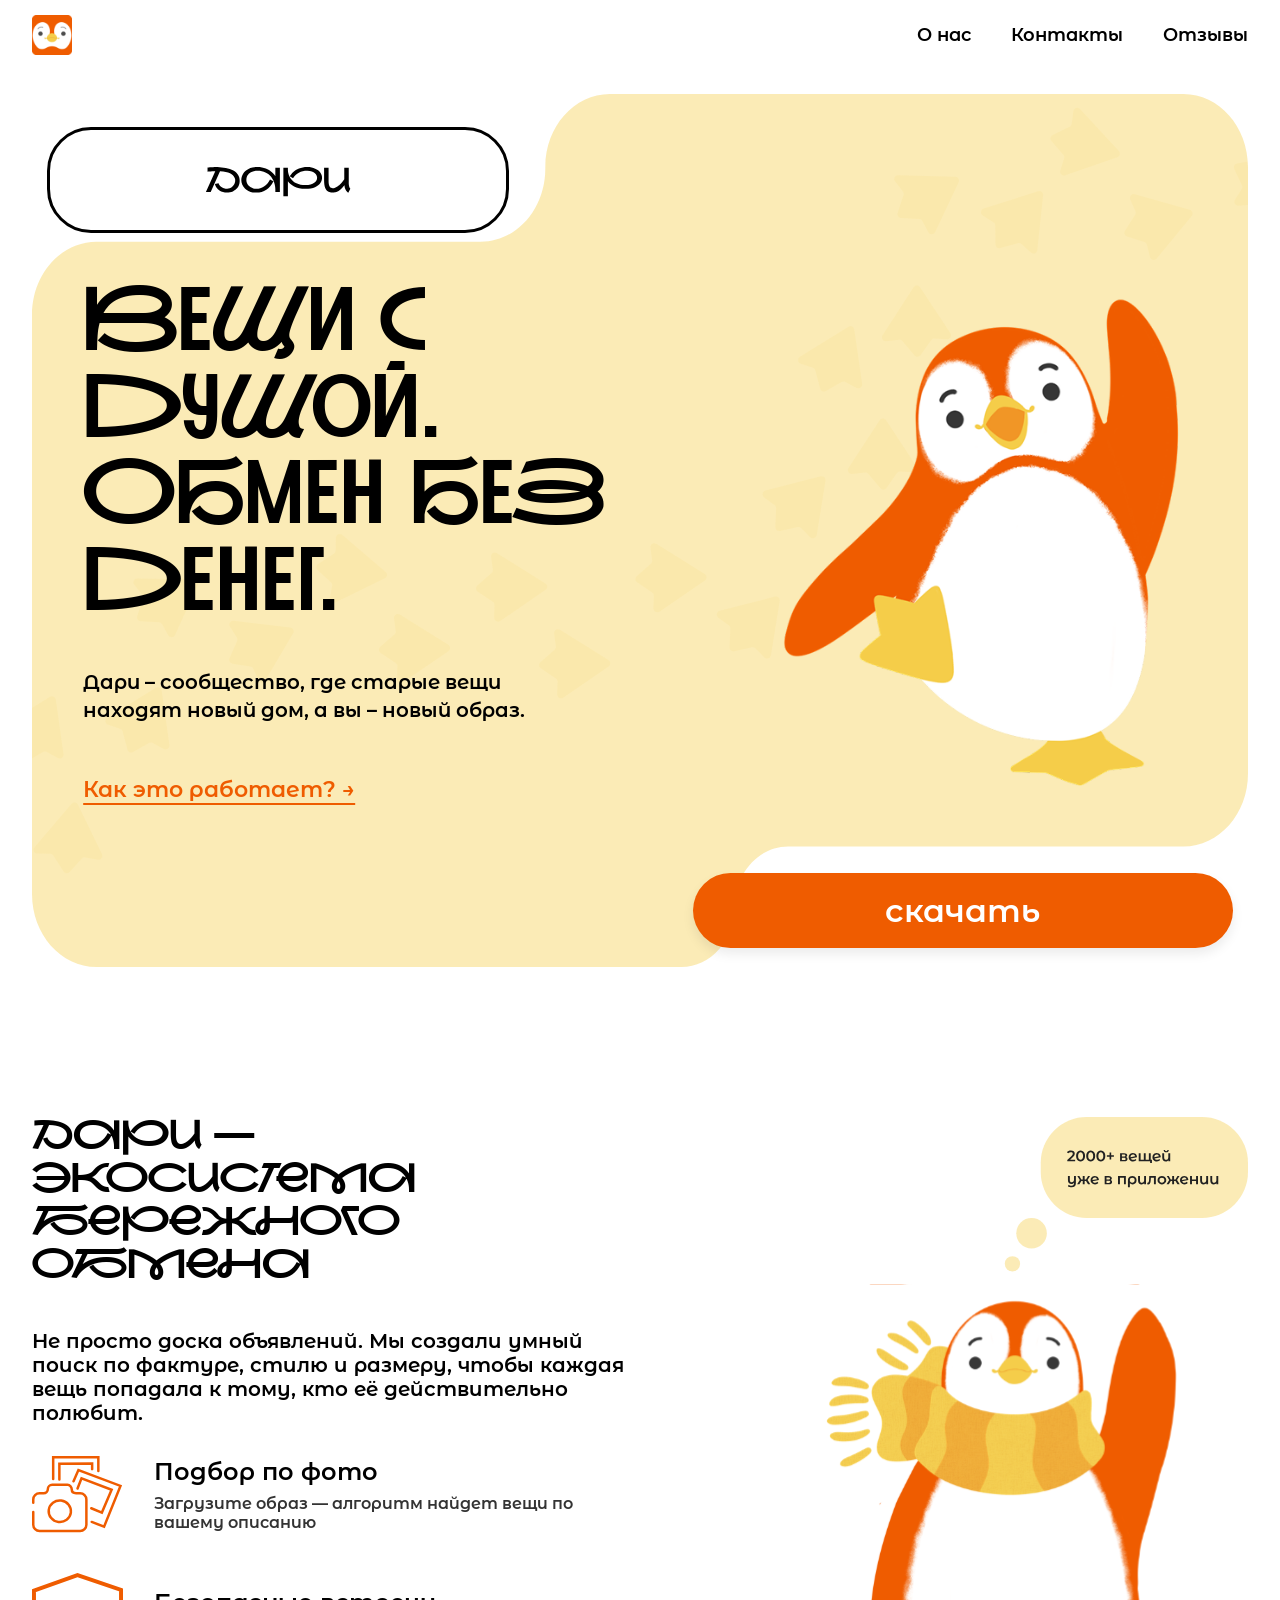
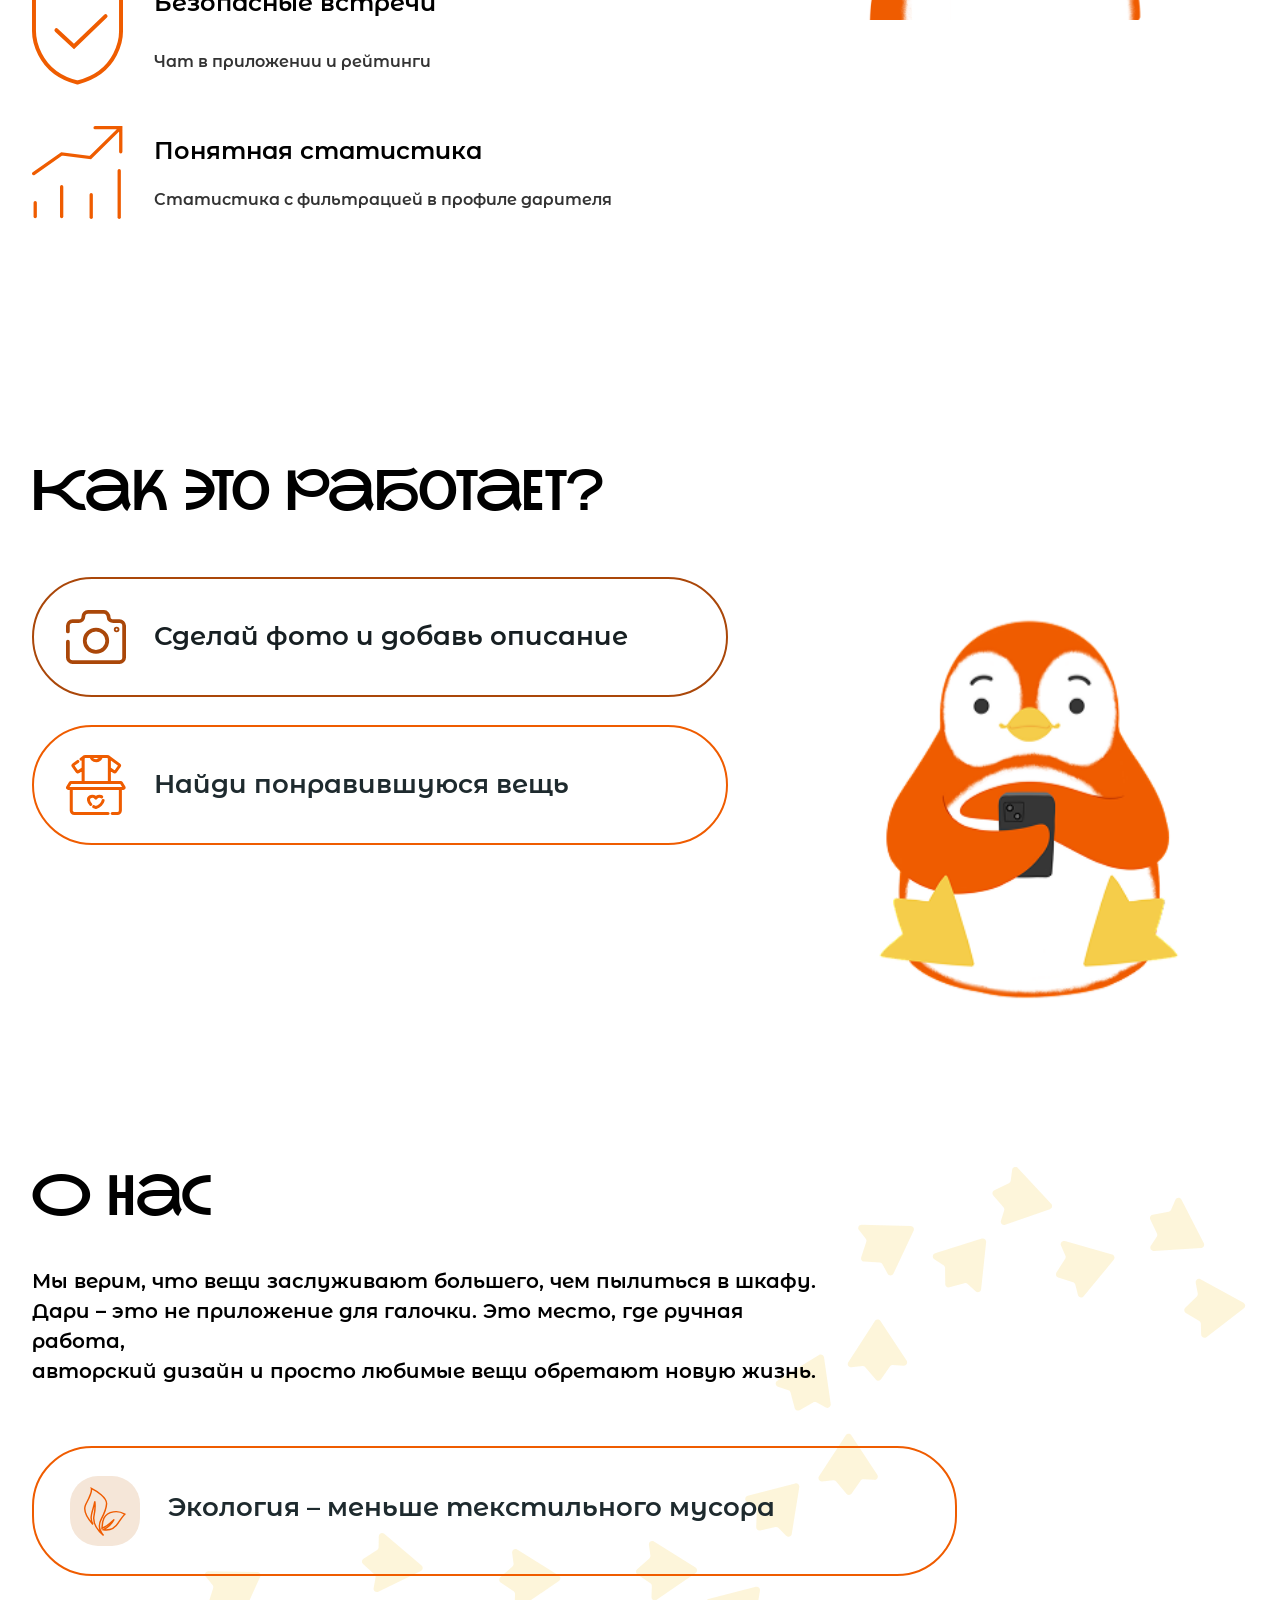
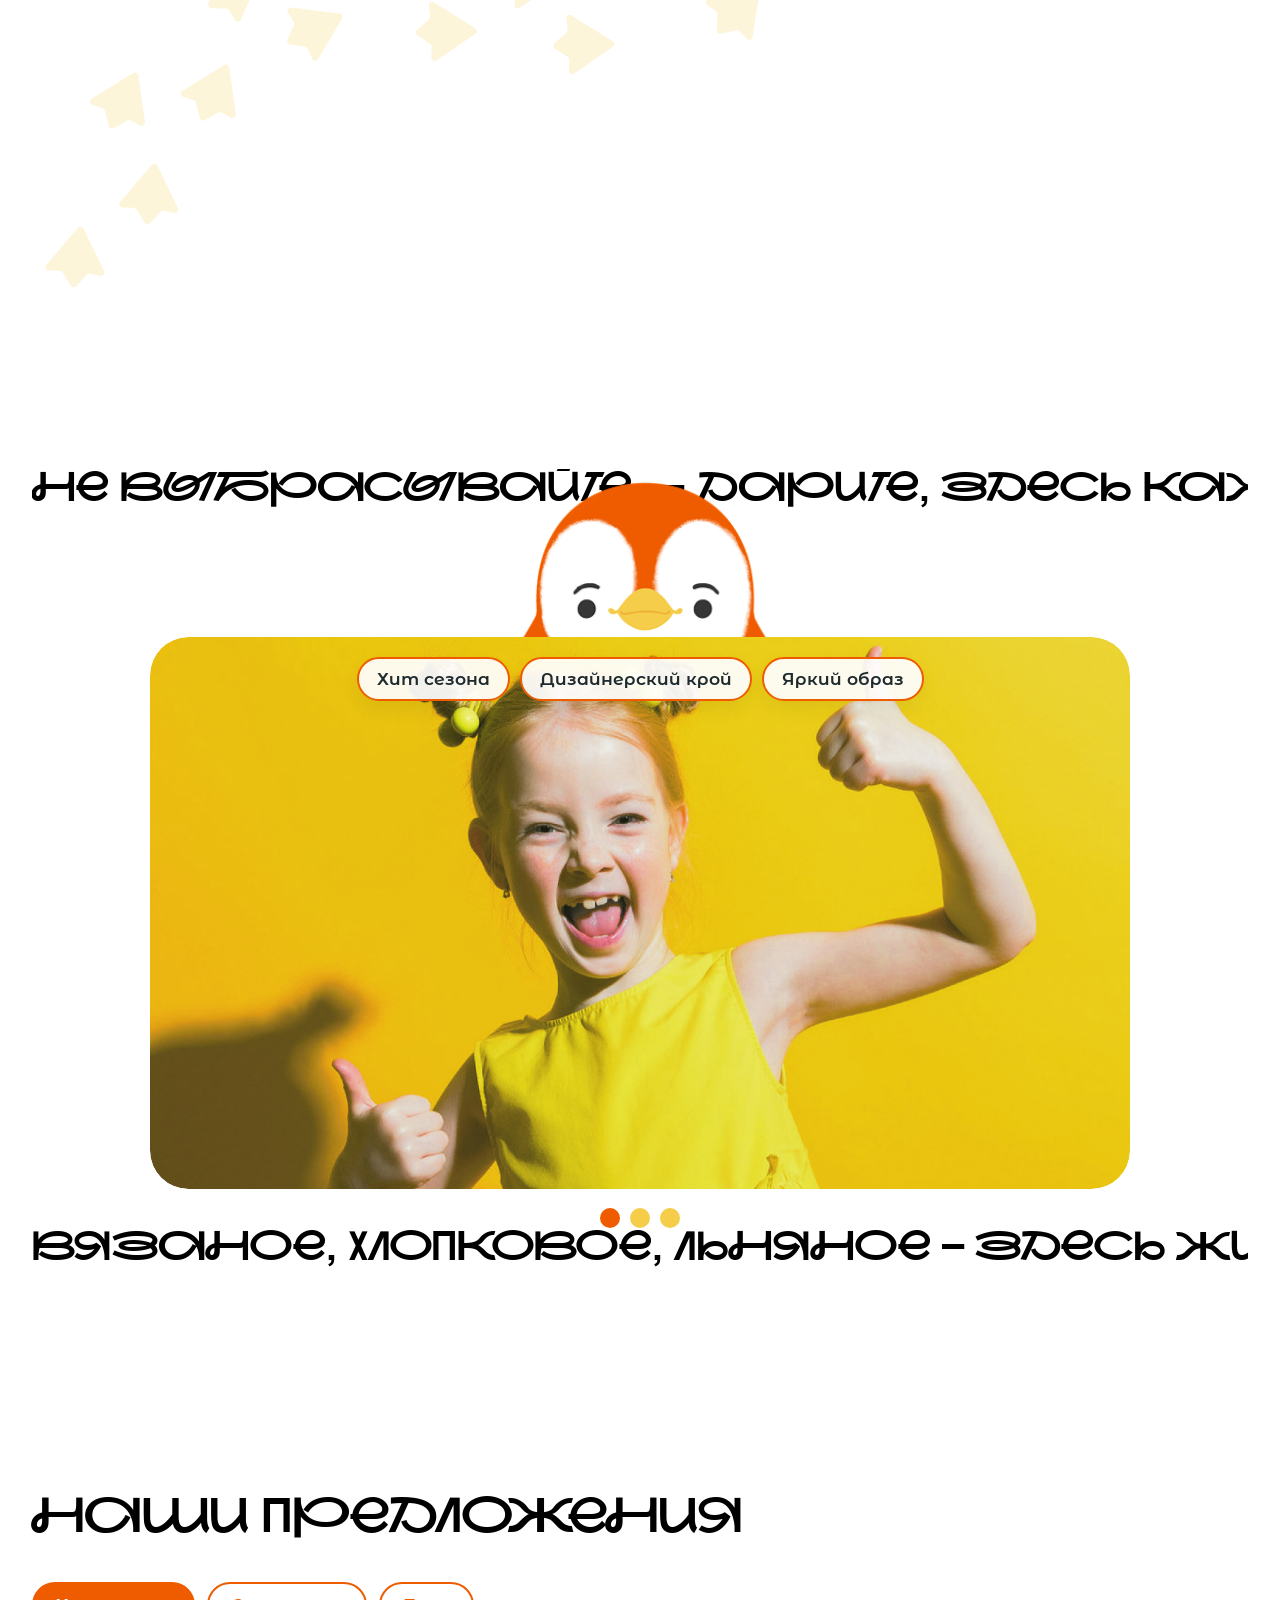
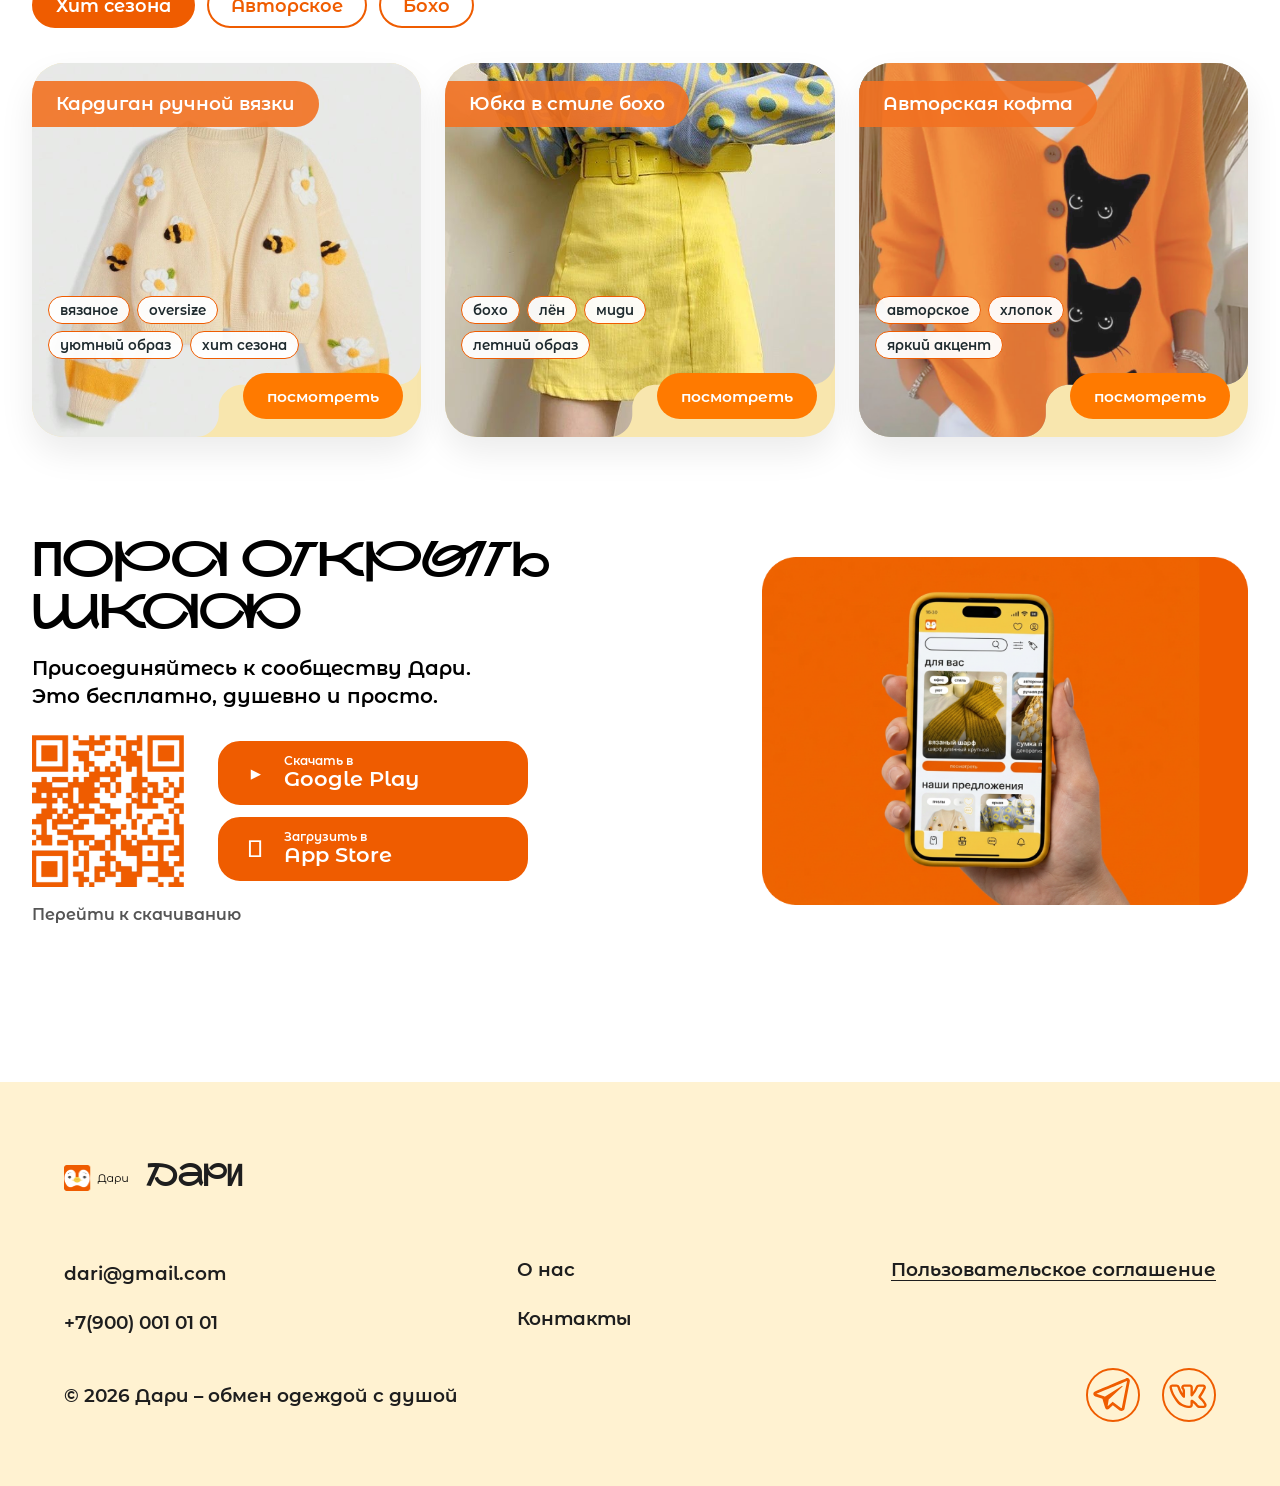
<file: index.html>
<!DOCTYPE html>
<html lang="ru">
<head>
    <meta charset="UTF-8">
    <meta name="viewport" content="width=device-width, initial-scale=1.0">
    <title>Дари — Обмен одеждой с душой</title>
    <style>
        /* ===== БАЗОВЫЕ СТИЛИ ===== */
        * {
            margin: 0;
            padding: 0;
            box-sizing: border-box;
        }

        @import url('https://fonts.googleapis.com/css2?family=Roboto:wght@400;700&display=swap');

        @font-face {
            font-family: 'NauryzRedKeds';
            src: local('Nauryz Red Keds'), local('NauryzRedKeds'), url('./NauryzRedKeds.ttf') format('truetype');
        }

        @font-face {
            font-family: 'Montserrat';
            src: url('./MontserratAlternates-SemiBold.ttf') format('truetype');
            font-weight: 600;
            font-style: normal;
        }

        :root {
            --color-primary: #FF5A00;
            --color-text-dark: #000000;
            --color-white: #FFFFFF;
            --font-main: 'NauryzRedKeds', 'Roboto', sans-serif;
        }

        body {
            font-family: 'Montserrat', sans-serif;
            background-color: #ffffff;
            color: #000000;
            max-width: 1440px;
            margin: 0 auto;
            padding: 0 2%;
            overflow-x: hidden;
        }

        h1,
        h2,
        .marquee-text,
        .marquee-text-bottom,
        .custom-font,
        .title-handwritten,
        .how-title,
        .about-title,
        .catalog h2,
        .ad-text-block h2 {
            font-family: 'NauryzRedKeds', sans-serif !important;
            font-weight: normal !important;
        }

        a {
            text-decoration: none;
            color: inherit;
        }

        /* ===== УМЕНЬШЕННАЯ ШАПКА ===== */
        .header {
            display: flex;
            justify-content: space-between;
            align-items: center;
            padding: 15px 0;
            margin-bottom: 20px;
        }

        .header img {
            height: 40px;
            width: auto;
        }

        .nav-links {
            display: flex;
            gap: 40px;
            font-size: 18px;
            font-family: 'Montserrat', sans-serif;
            font-weight: 600;
        }

        .nav-links a:hover {
            color: #FF7A00;
        }

        /* ===== БЕГУЩАЯ СТРОКА ===== */
        .marquee-text,
        .marquee-text-bottom {
            font-size: 40px;
            text-transform: uppercase;
            margin-bottom: 4%;
            font-family: 'NauryzRedKeds', sans-serif;
            white-space: nowrap;
            overflow: hidden;
            display: flex;
        }

        .marquee-text span,
        .marquee-text-bottom span {
            display: inline-block;
            padding-right: 80px;
            animation: marqueeScroll 20s linear infinite;
        }

        @keyframes marqueeScroll {
            0% {
                transform: translateX(0);
            }
            100% {
                transform: translateX(-100%);
            }
        }

        /* ===== ГЕРОЙ-БЛОК (ОБЪЕДИНЁННЫЙ) ===== */
        .hero-screen {
            position: relative !important;
            max-width: 1600px !important;
            margin: 20px auto 80px !important;
            background-color: #F8E6AE !important;
            border-radius: 60px !important;
            overflow: visible !important;
            display: block !important;
            min-height: 640px;
            padding: 0;
        }

        /* паттерн лап */
        .paw-pattern {
            position: absolute;
            top: 0;
            left: 0;
            width: 100%;
            height: 100%;
            object-fit: cover;
            pointer-events: none;
            z-index: 0;
            border-radius: 60px;
        }

        /* внутренний контейнер */
        .hero-inner {
            position: relative;
            z-index: 2;
            padding: 20px 50px 50px 50px;
            display: flex;
            flex-direction: column;
            min-height: 640px;
            width: 100%;
        }

        /* плашка ДАРИ — строго по верхнему краю */
        .dari-overlap {
            position: relative;
            z-index: 20;
            margin-top: 0;
            margin-bottom: 16px;
            display: flex;
            justify-content: flex-start;
        }

        .dari-badge {
            display: inline-flex;
            align-items: center;
            justify-content: center;
            width: 520px;
            max-width: 100%;
            height: 85px;
            border: 2px solid #EF5C00;
            border-radius: 50px;
            background: #FFFBF5;
            font-family: 'NauryzRedKeds', 'Montserrat', cursive;
            font-size: 38px;
            font-weight: 700;
            color: #EF5C00;
            text-align: center;
            line-height: 85px;
        }

        .row-content {
            display: flex;
            justify-content: space-between;
            align-items: center;
            flex-wrap: wrap;
            gap: 30px;
            margin: 10px 0 20px;
            flex: 1;
        }

        .text-group {
            flex: 1;
            max-width: 600px;
        }

        .main-title {
            font-family: 'NauryzRedKeds', 'Montserrat', cursive;
            font-size: 68px;
            font-weight: 700;
            line-height: 1.15;
            color: #000000;
            margin: 20px 0 32px 0;
            text-align: left;
        }

        .description {
            font-family: 'Montserrat', sans-serif;
            font-size: 20px;
            font-weight: 500;
            line-height: 1.4;
            color: #000000;
            margin-bottom: 56px;
            text-align: left;
        }

        .how-link {
            font-family: 'Montserrat', sans-serif;
            font-size: 22px;
            font-weight: 600;
            color: #EF5C00;
            text-decoration: underline;
            text-underline-offset: 6px;
            cursor: pointer;
            background: none;
            border: none;
            padding: 0;
            transition: opacity 0.2s;
            text-align: left;
        }

        .how-link:hover {
            opacity: 0.7;
        }

        .penguin-wrapper {
            flex-shrink: 0;
            width: 380px;
            height: 450px;
        }

        .penguin-wrapper img {
            width: 100%;
            height: 100%;
            object-fit: contain;
            display: block;
        }

        /* кнопка скачать — строго по нижнему краю */
        .download-overlap {
            position: relative;
            z-index: 20;
            margin-top: 0;
            margin-bottom: -30px;
            display: flex;
            justify-content: flex-end;
        }

        .download-btn {
            width: 420px;
            max-width: 100%;
            height: 66px;
            background-color: #EF5C00;
            border: none;
            border-radius: 50px;
            font-family: 'Montserrat', sans-serif;
            font-size: 24px;
            font-weight: 700;
            color: white;
            cursor: pointer;
            text-align: center;
            line-height: 66px;
            display: inline-block;
            box-shadow: 0 6px 12px rgba(0,0,0,0.08);
            transition: all 0.2s ease;
        }

        .download-btn:hover {
            background-color: #ffffff;
            color: #FF7A00;
            border: 2px solid #FF7A00;
            transform: none;
        }

        .download-btn:active {
            background-color: #cc4f00;
            color: #ffffff;
            border-color: #cc4f00;
        }

        /* ===== ПСЕВДОЭЛЕМЕНТЫ ДЛЯ «ВРЕЗАНИЯ» С СОГЛАСОВАННЫМИ СКРУГЛЕНИЯМИ ===== */
        /* Левый верхний — под плашкой ДАРИ */
        .hero-screen::before {
            content: '';
            position: absolute;
            top: 0;
            left: -100px;
            width: 700px;
            height: 130px;
            border-radius: 60px 0 60px 0; /* top-left и bottom-right скруглены */
            background: #ffffff;
            z-index: 1;
            pointer-events: none;
        }

        /* Правый нижний — под кнопкой скачать */
        .hero-screen::after {
            content: '';
            position: absolute;
			
            bottom: 0;
            right: -100px;
            width: 600px;
            height: 100px;
            border-radius: 60px 60px 60px 0px; /* top-right и bottom-left скруглены */
            background: #ffffff;
            z-index: 1;
            pointer-events: none;
        }

        /* ===== ОСОБЕННОСТИ ===== */
        .features {
            display: flex;
            justify-content: space-between;
            align-items: flex-start;
            padding: 5% 0 10% 0;
            margin-bottom: 10%;
        }

        .features-text-block {
            width: 50%;
        }

        .features-text-block h2 {
            font-size: 40px;
            margin-bottom: 40px;
            text-transform: uppercase;
        }

        .features-text-block>p {
            font-size: 20px;
            margin-bottom: 5%;
        }

        .penguin_with_bubble {
            width: 35%;
            height: auto;
            flex-shrink: 0;
        }

        .features-list {
            display: flex;
            flex-direction: column;
            gap: 40px;
        }

        .features-list>div {
            display: grid;
            grid-template-columns: 15% 1fr;
            column-gap: 5%;
            row-gap: 5px;
            align-items: center;
        }

        .features-list>div img {
            grid-column: 1;
            grid-row: 1 / 3;
            width: 100%;
            height: auto;
        }

        .features-list>div h3 {
            grid-column: 2;
            grid-row: 1;
            font-size: 24px;
            margin: 0;
        }

        .features-list>div p {
            grid-column: 2;
            grid-row: 2;
            font-size: 16px;
            color: #333333;
            margin: 0;
        }

        /* ===== КАК ЭТО РАБОТАЕТ (КАРТОЧКИ STEP) ===== */
        .how-it-works {
            margin: 100px 0 140px;
            scroll-margin-top: 30px;
        }

        .how-title {
            font-size: 56px;
            margin-bottom: 48px;
            line-height: 1.2;
        }

        .steps-row {
            display: flex;
            justify-content: space-between;
            gap: 70px;
            align-items: flex-start;
            flex-wrap: wrap;
        }

        .steps-list {
            flex: 1;
            max-width: 790px;
        }

        .step-card {
            width: 100%;
            background: transparent;
            border: 2px solid #EF5C00;
            border-radius: 60px;
            padding: 28px 32px;
            margin-bottom: 28px;
            display: flex;
            align-items: center;
            gap: 28px;
            transition: all 0.8s cubic-bezier(0.2, 0.9, 0.4, 1.1);
            opacity: 1;
            filter: brightness(1);
        }

        .step-card.hidden-card {
            display: none;
        }

        .step-card.dimmed {
            opacity: 0.35;
            filter: grayscale(0.1) brightness(0.75);
            transition: all 0.8s ease;
        }

        .step-card:not(.hidden-card) {
            animation: fadeSlideUp 0.8s cubic-bezier(0.2, 0.9, 0.4, 1.1) forwards;
        }

        @keyframes fadeSlideUp {
            from {
                opacity: 0;
                transform: translateY(30px);
            }
            to {
                opacity: 1;
                transform: translateY(0);
            }
        }

        .step-icon {
            width: 60px;
            height: 60px;
            flex-shrink: 0;
            display: flex;
            align-items: center;
            justify-content: center;
        }

        .step-icon img {
            width: 100%;
            height: 100%;
            object-fit: contain;
        }

        .step-text {
            font-family: 'Montserrat', sans-serif;
            font-size: 26px;
            font-weight: 600;
            color: #1E2A2E;
            line-height: 1.3;
        }

        .steps-penguin {
            flex-shrink: 0;
            position: relative;
            width: 450px;
            height: 450px;
            display: flex;
            justify-content: center;
            align-items: center;
        }

        .dynamic-penguin {
            width: 100%;
            height: 100%;
            object-fit: contain;
            transition: transform 0.4s ease, opacity 0.3s ease;
        }

        /* ===== О НАС ===== */
        .about-block {
            margin: 100px 0 140px;
            position: relative;
            scroll-margin-top: 30px;
        }

        .about-paw-pattern {
            position: absolute;
            top: 0;
            left: 0;
            width: 100%;
            height: 100%;
            object-fit: cover;
            pointer-events: none;
            z-index: 0;
            border-radius: 60px;
            opacity: 0.5;
        }

        .about-title {
            font-size: 56px;
            margin-bottom: 32px;
            line-height: 1.2;
            position: relative;
            z-index: 2;
        }

        .about-text {
            font-family: 'Montserrat', sans-serif;
            font-size: 20px;
            font-weight: 500;
            color: #000000;
            line-height: 1.5;
            max-width: 800px;
            margin-bottom: 60px;
            position: relative;
            z-index: 2;
        }

        .about-cards-container {
            position: relative;
            z-index: 2;
            display: flex;
            flex-direction: column;
            gap: 28px;
        }

        .about-card {
            width: 925px;
            background: transparent;
            border: 2px solid #EF5C00;
            border-radius: 60px;
            padding: 28px 36px;
            display: flex;
            align-items: center;
            gap: 28px;
            transition: all 0.6s cubic-bezier(0.2, 0.9, 0.4, 1.1);
            opacity: 0;
            transform: translateY(30px);
        }

        .about-card.visible {
            opacity: 1;
            transform: translateY(0);
        }

        .about-card-left {
            align-self: flex-start;
        }

        .about-card-right {
            align-self: flex-end;
        }

        .about-card-icon {
            width: 70px;
            height: 70px;
            flex-shrink: 0;
            display: flex;
            align-items: center;
            justify-content: center;
            background: #F5E6D8;
            border-radius: 28px;
        }

        .about-card-icon img {
            width: 60%;
            height: auto;
            object-fit: contain;
        }

        .about-card-content {
            flex: 1;
        }

        .about-card-title {
            font-family: 'Montserrat', sans-serif;
            font-size: 26px;
            font-weight: 700;
            color: #1E2A2E;
            margin-bottom: 8px;
        }

        .about-card-desc {
            font-family: 'Montserrat', sans-serif;
            font-size: 18px;
            font-weight: 500;
            color: #2C2C2C;
            line-height: 1.4;
        }

        /* ===== СЛАЙДЕР ===== */
        .slider-section {
            padding: 3% 0;
            overflow: hidden;
            text-align: center;
            margin-bottom: 8%;
        }

        .slider-wrapper {
            position: relative;
            width: 70%;
            margin: 0 auto;
            padding-top: 5%;
        }

        .slider-penguin-bg {
            position: absolute;
            top: -12%;
            left: 50%;
            transform: translateX(-50%);
            width: 35%;
            height: auto;
            z-index: 1;
        }

        .slider-tags {
            position: absolute;
            top: 12%;
            left: 50%;
            transform: translateX(-50%);
            display: flex;
            justify-content: center;
            gap: 2%;
            width: 80%;
            z-index: 10;
        }

        .tag-img {
            width: 25%;
            height: auto;
            object-fit: contain;
            max-width: 180px;
        }

        .tag-img:nth-child(2) {
            max-width: 200px;
        }

        .slider-window {
            position: relative;
            overflow: hidden;
            border-radius: 40px;
            z-index: 2;
        }

        .slider-track {
            display: flex;
            transition: transform 0.4s ease-in-out;
        }

        .slide {
            min-width: 100%;
        }

        .slide img {
            width: 100%;
            aspect-ratio: 16 / 9;
            object-fit: cover;
            display: block;
            border-radius: 40px;
        }

        .slider-dots {
            display: flex;
            justify-content: center;
            gap: 1%;
            margin-top: 2%;
        }

        .dot {
            width: 20px !important;
            height: 20px !important;
            background-color: transparent !important;
            background-image: url('images/3tochki.svg') !important;
            background-size: contain !important;
            background-position: center !important;
            background-repeat: no-repeat !important;
            border-radius: 0 !important;
            cursor: pointer;
            transition: 0.3s;
        }

        .dot:hover {
            background-image: url('images/3tochki_hover.svg') !important;
        }
        .dot.active {
            background-image: url('images/3tochki_active.svg') !important;
        }

        /* ===== КАТАЛОГ ===== */
        .catalog {
            position: relative;
            z-index: 1;
            padding: 40px 0;
        }

        .catalog h2 {
            font-size: 48px;
            text-transform: uppercase;
            margin-bottom: 3%;
        }

        .catalog-tabs {
            display: flex;
            flex-wrap: wrap;
            gap: 20px;
            margin-bottom: 35px;
        }

        .catalog-tabs img {
            height: 55px !important;
            width: auto;
            cursor: pointer;
            transition: transform 0.2s;
        }

        .catalog-tabs img:hover {
            transform: scale(1.05);
        }

        .catalog-grid {
            display: flex;
            justify-content: space-between;
            gap: 20px;
            align-items: stretch;
            flex-wrap: wrap;
        }

        .catalog-card {
            width: calc(33.333% - 14px);
            position: relative;
        }

        .card-img-wrapper {
            position: relative;
            width: 100%;
            aspect-ratio: 1 / 1.05;
            border-radius: 30px;
            overflow: hidden;
            background-color: #f4f4f4;
        }

        .main-photo {
            width: 100%;
            height: 100%;
            object-fit: cover;
            display: block;
        }

        .tag-top {
            position: absolute;
            top: 20px;
            left: 0;
            width: 70%;
            height: auto;
            z-index: 2;
        }

        .tags-bottom {
            position: absolute;
            bottom: 80px;
            left: 15px;
            display: flex;
            flex-wrap: wrap;
            gap: 6px;
            width: 50%;
            z-index: 2;
        }

        .tags-bottom img {
            height: 24px;
            width: auto;
            object-fit: contain;
        }

        .btn-look,
        .btn-look-1,
        .btn-look-2,
        .btn-look-3 {
            position: absolute !important;
            bottom: 0px !important;
            right: 15px !important;
            width: auto !important;
            height: auto !important;
            max-height: 50px !important;
            max-width: 800px !important;
            padding: 12px 24px !important;
            font-size: 18px !important;
            border-radius: 30px !important;
            z-index: 5;
            background-color: #FF7A00;
            color: #fff;
            border: none;
            cursor: pointer;
            font-family: 'Montserrat', sans-serif !important;
            font-weight: 700;
            transition: all 0.2s ease;
        }

        .btn-look:hover,
        .btn-look-1:hover,
        .btn-look-2:hover,
        .btn-look-3:hover {
            background-color: #ffffff;
            color: #FF7A00;
            border: 2px solid #FF7A00;
            transform: none;
        }

        .btn-look:active,
        .btn-look-1:active,
        .btn-look-2:active,
        .btn-look-3:active {
            background-color: #cc4f00;
            color: #ffffff;
            border-color: #cc4f00;
        }

        /* ===== AD БЛОК ===== */
        .Ad {
            display: flex;
            justify-content: space-between;
            align-items: center;
            padding: 5% 0;
            margin-bottom: 5%;
        }

        .ad-text-block {
            width: 50%;
        }

        .ad-text-block h2 {
            font-size: 48px;
            text-transform: uppercase;
            margin-bottom: 2%;
        }

        .ad-subtitle {
            font-size: 20px;
            margin-bottom: 4%;
            line-height: 1.4;
        }

        .ad-download {
            display: flex;
            align-items: center;
            gap: 5%;
            margin-bottom: 3%;
        }

        .qr-code {
            width: 25%;
            height: auto;
            border-radius: 0;
        }

        .app-buttons {
            display: flex;
            flex-direction: column;
            gap: 15px;
            width: 40%;
        }

        .app-buttons img {
            width: 100%;
            height: auto;
        }

        .download-hint {
            font-size: 16px;
            color: #555;
        }

        .ad-image-block {
            width: 40%;
        }

        .ad-image-block img {
            width: 100%;
            display: block;
            height: auto;
        }

        /* ===== ФУТЕР ===== */
        .footer-wrapper {
            background-color: #FFF2D1;
            width: 100%;
            padding: 40px 0;
            margin-top: 8%;
        }

        .footer-content {
            max-width: 1200px;
            margin: 0 auto;
            padding: 0 5%;
            display: flex;
            flex-direction: column;
            align-items: flex-start;
            gap: 20px;
        }

        .footer-top {
            display: flex;
            align-items: center;
            gap: 30px;
            flex-wrap: wrap;
            padding-left: 20px;
        }

        .footer-logo img {
            height: 40px;
            width: auto;
        }

        .footer-socials {
            display: flex;
            gap: 15px;
            align-items: center;
        }

        .footer-socials a {
            width: 32px;
            height: 32px;
            display: flex;
            align-items: center;
            justify-content: center;
        }

        .footer-socials img {
            width: 100%;
            height: auto;
            transition: transform 0.2s;
        }

        .footer-socials img:hover {
            transform: scale(1.1);
        }

        .footer-bottom {
            display: flex;
            flex-wrap: wrap;
            gap: 100px;
            align-items: flex-start;
            font-family: 'Montserrat', sans-serif;
            font-size: 16px;
            color: #333;
            width: 100%;
        }

        .footer-bottom .col {
            display: flex;
            flex-direction: column;
            gap: 8px;
        }

        .footer-bottom .col-1 {
            align-items: flex-start;
        }

        .footer-bottom .col-2 {
            align-items: flex-start;
        }

        .footer-bottom .col-3 {
            align-items: flex-start;
            margin-left: auto;
        }

        .footer-bottom a,
        .footer-bottom p {
            margin: 0;
            color: #333;
            text-decoration: none;
            transition: color 0.2s;
        }

        .footer-bottom a:hover {
            color: #FF7A00;
        }

        .copyright {
            color: #666 !important;
            font-size: 14px !important;
            width: 100%;
            text-align: left;
            margin-top: 10px;
        }

        /* ===== ИНТЕРАКТИВНЫЕ КНОПКИ ===== */
        .interactive-btn,
        .interactive-icon {
            display: inline-block !important;
            background-size: contain !important;
            background-repeat: no-repeat !important;
            background-position: center !important;
            text-decoration: none !important;
        }

        .interactive-btn img,
        .interactive-icon img {
            opacity: 0 !important;
            display: block !important;
            width: 100% !important;
            height: auto !important;
        }

        .btn-gp {
            background-image: url('images/button2.svg') !important;
            width: 100%;
        }
        .btn-gp:hover {
            background-image: url('images/button2_hover.svg') !important;
        }
        .btn-gp:active {
            background-image: url('images/button2_active.svg') !important;
        }

        .icon-vk {
            background-image: url('images/o1_default.svg') !important;
            width: 100%;
        }
        .icon-vk:hover {
            background-image: url('images/o1_hover.svg') !important;
        }
        .icon-vk:active {
            background-image: url('images/o1_active.svg') !important;
        }

        .icon-tg {
            background-image: url('images/o2_default.svg') !important;
            width: 100%;
        }
        .icon-tg:hover {
            background-image: url('images/o2_hover.svg') !important;
        }
        .icon-tg:active {
            background-image: url('images/o2_active.svg') !important;
        }

        /* ===== АДАПТИВНОСТЬ ===== */
        @media (max-width: 1024px) {
            .catalog-card {
                width: calc(50% - 10px);
            }
            .hero-screen {
                margin: 20px 20px 60px !important;
                border-radius: 30px;
            }
            .hero-inner {
                padding: 20px 30px 40px;
            }
            .main-title {
                font-size: 52px;
            }
            .description {
                font-size: 18px;
                margin-bottom: 40px;
            }
            .penguin-wrapper {
                width: 300px;
                height: 350px;
            }
            .dari-badge {
                width: 400px;
                height: 75px;
                font-size: 32px;
                line-height: 75px;
            }
            .download-btn {
                width: 320px;
                height: 58px;
                font-size: 20px;
                line-height: 58px;
            }
            .about-card {
                width: 80%;
            }
            .slider-wrapper {
                width: 85%;
            }
            .features-list>div {
                grid-template-columns: 20% 1fr;
            }
            .steps-row {
                flex-direction: column;
                align-items: center;
            }
            .steps-penguin {
                width: 300px;
                height: 300px;
            }
            .step-text {
                font-size: 22px;
            }

            .hero-screen::before {
                left: 30px;
                width: 400px;
                height: 75px;
                border-radius: 30px 0 30px 0;
            }
            .hero-screen::after {
                right: 30px;
                width: 320px;
                height: 58px;
                border-radius: 0 30px 0 30px;
            }
        }

        @media (max-width: 768px) {
            body {
                padding: 0 4%;
            }

            .header {
                flex-direction: row;
                padding: 10px 0;
                flex-wrap: wrap;
                gap: 10px;
            }

            .header img {
                height: 32px;
            }

            .nav-links {
                gap: 20px;
                font-size: 15px;
            }

            .hero-screen {
                min-height: auto !important;
                padding: 0 !important;
                margin: 10px 0 40px !important;
                border-radius: 20px;
            }

            .hero-inner {
                padding: 20px 20px 30px;
                min-height: auto;
            }

            .dari-overlap {
                margin-top: 0;
                margin-bottom: 10px;
                justify-content: flex-start;
            }

            .dari-badge {
                width: auto;
                padding: 0 20px;
                height: 50px;
                font-size: 22px;
                line-height: 50px;
            }

            .row-content {
                flex-direction: column;
                align-items: flex-start;
                gap: 20px;
            }

            .text-group {
                max-width: 100%;
                text-align: left;
            }

            .main-title {
                font-size: 36px;
                margin: 15px 0 20px;
                text-align: left;
            }

            .description {
                font-size: 16px;
                margin-bottom: 30px;
                text-align: left;
            }

            .how-link {
                font-size: 18px;
                text-align: left;
                display: inline-block;
            }

            .penguin-wrapper {
                width: 240px;
                height: 280px;
                margin-top: 20px;
                align-self: center;
            }

            .download-overlap {
                justify-content: flex-end;
                margin-top: 0;
                margin-bottom: -15px;
            }

            .download-btn {
                width: auto;
                padding: 0 20px;
                height: 40px;
                font-size: 16px;
                line-height: 40px;
                border-radius: 30px;
            }

            .hero-screen::before,
            .hero-screen::after {
                display: none;
            }

            .features-text-block>p {
                font-size: 16px;
            }

            .steps-list {
                position: relative;
                height: 200px;
                display: block;
            }
            .step-card {
                position: absolute;
                top: 0;
                left: 0;
                width: 100%;
                opacity: 0;
                transition: opacity 0.8s ease;
                pointer-events: none;
                display: flex !important;
                margin-bottom: 0;
                padding: 20px;
                border-radius: 40px;
            }
            .step-card.hidden-card {
                opacity: 0;
                display: flex !important;
            }
            .step-card.dimmed {
                opacity: 0.3;
            }
            .step-card:not(.hidden-card):not(.dimmed) {
                opacity: 1;
                pointer-events: auto;
            }
            .step-card .step-icon {
                width: 50px;
                height: 50px;
            }
            .step-card .step-text {
                font-size: 18px;
            }

            .about-card-icon {
                width: 40px;
                height: 40px;
            }
            .about-card-title {
                font-size: 16px;
            }
            .about-card-desc {
                font-size: 14px;
            }
            .about-card {
                padding: 16px 20px;
                border-radius: 30px;
            }

            .slider-tags {
                display: none !important;
            }

            .catalog-card {
                width: 100%;
                margin-bottom: 20px;
            }
            .card-img-wrapper {
                aspect-ratio: 1 / 1.2;
            }
            .tag-top {
                width: 80% !important;
            }
            .tags-bottom {
                bottom: 60px;
            }
            .btn-look,
            .btn-look-1,
            .btn-look-2,
            .btn-look-3 {
                padding: 6px 12px !important;
                font-size: 12px !important;
                bottom: 10px !important;
                right: 10px !important;
                max-height: 30px !important;
            }

            .ad-download {
                flex-direction: row;
                align-items: center;
                gap: 15px;
                justify-content: center;
                flex-wrap: wrap;
            }
            .qr-code {
                width: 20%;
            }
            .app-buttons {
                width: 60%;
                flex-direction: row;
                flex-wrap: wrap;
                justify-content: center;
            }
            .app-buttons a {
                width: 45%;
            }

            .footer-top {
                flex-direction: column;
                align-items: flex-start;
                gap: 15px;
                padding-left: 0;
            }
            .footer-top .footer-socials {
                display: none;
            }

            .footer-bottom {
                flex-direction: column;
                align-items: flex-start;
                gap: 15px;
                flex-wrap: wrap;
            }
            .footer-bottom .col-3 {
                margin-left: 0;
                width: 100%;
            }
            .footer-bottom .footer-socials-mobile {
                display: flex;
                gap: 15px;
                margin-top: 10px;
                margin-bottom: 10px;
            }
            .footer-bottom .footer-socials-mobile a {
                width: 32px;
                height: 32px;
                display: flex;
                align-items: center;
                justify-content: center;
            }
            .footer-bottom .footer-socials-mobile img {
                width: 100%;
                height: auto;
                transition: transform 0.2s;
            }
            .footer-bottom .footer-socials-mobile img:hover {
                transform: scale(1.1);
            }

            .copyright {
                margin-top: 20px;
            }
        }

        @media (max-width: 640px) {
            .hero-screen {
                overflow: hidden !important;
                border-radius: 32px !important;
            }

            .hero-screen::before,
            .hero-screen::after {
                display: none !important;
            }
        }

        @media (max-width: 480px) {
            .header img {
                height: 28px;
            }
            .nav-links {
                gap: 12px;
                font-size: 13px;
            }
            .main-title {
                font-size: 28px;
            }
            .description {
                font-size: 14px;
            }
            .how-link {
                font-size: 16px;
            }
            .dari-badge {
                font-size: 20px;
                height: 44px;
                line-height: 44px;
                padding: 0 16px;
            }
            .download-btn {
                font-size: 14px;
                height: 36px;
                line-height: 36px;
                padding: 0 16px;
            }
            .penguin-wrapper {
                width: 180px;
                height: 220px;
            }
            .features-text-block h2 {
                font-size: 24px;
            }
            .how-title {
                font-size: 28px;
            }
            .about-title {
                font-size: 28px;
            }
            .catalog h2 {
                font-size: 24px;
            }
            .ad-text-block h2 {
                font-size: 24px;
            }
            .marquee-text,
            .marquee-text-bottom {
                font-size: 18px;
            }
            .slider-penguin-bg {
                width: 60%;
            }
            .slider-tags {
                display: none !important;
            }
            .slide img {
                aspect-ratio: 1 / 1;
            }
            .step-text {
                font-size: 16px;
            }
            .step-card {
                padding: 14px 16px;
                gap: 12px;
            }
            .step-icon {
                width: 40px;
                height: 40px;
            }
            .steps-penguin {
                width: 200px;
                height: 200px;
            }
            .about-card {
                padding: 12px 16px;
            }
            .about-card-icon {
                width: 32px;
                height: 32px;
            }
            .about-card-title {
                font-size: 14px;
            }
            .about-card-desc {
                font-size: 12px;
            }
            .qr-code {
                width: 30%;
            }
            .app-buttons {
                width: 65%;
            }
			/* ===== НОВЫЕ АДАПТИВНЫЕ МЕДИАЗАПРОСЫ (ПО ПРИМЕРУ) ===== */

@media (max-width: 1920px) {
    .hero-inner {
        padding-right: 150px;
        padding-left: 150px;
    }
    .penguin-wrapper img {
        width: 68vw;
    }
    .penguin-wrapper {
        width: auto;
    }
    .main-title {
        font-size: 116px;
    }
}

@media (max-width: 1440px) {
    .hero-inner {
        padding-right: 150px;
        padding-left: 150px;
    }
    .penguin-wrapper {
        width: auto;
    }
    .main-title {
        font-size: 80px;
    }
    .catalog-card {
        width: 80%;
    }
}

@media (max-width: 1194px) {
    .hero-inner {
        padding-right: 50px;
        padding-left: 50px;
    }
    .penguin-wrapper img {
        width: 100%;
        height: 100%;
    }
    .qr-code {
        width: 70%;
    }
    .app-buttons a {
        width: 70%;
    }
    .ad-text-block {
        width: 100%;
    }
    .catalog-card {
        width: 100%;
    }
    .features-text-block {
        width: 100%;
    }
}

@media (max-width: 834px) {
    .hero-inner {
        padding-right: 20px;
        padding-left: 20px;
    }
    .main-title {
        font-size: 50px;
    }
    .penguin-wrapper {
        width: 100%;
        text-align: center;
    }
    .penguin-wrapper img {
        display: inline-block;
    }
    .features {
        flex-direction: column;
        align-items: center;
    }
    .features-text-block {
        width: 100%;
    }
    .penguin_with_bubble {
        width: 100%;
        max-width: 300px;
        margin-top: 30px;
    }
    .Ad {
        flex-direction: column;
        align-items: center;
    }
    .ad-text-block {
        width: 100%;
        text-align: center;
    }
    .ad-image-block {
        width: 100%;
        max-width: 400px;
        margin-top: 30px;
    }
    .catalog-grid {
        flex-direction: column;
        align-items: center;
    }
    .catalog-card {
        width: 100%;
        max-width: 400px;
    }
    .steps-row {
        flex-direction: column;
        align-items: center;
    }
    .steps-list {
        width: 100%;
        height: auto;
        position: relative;
    }
    /* Показываем все шаги, убираем анимацию переключения */
    .step-card {
        position: relative;
        opacity: 1 !important;
        transform: none !important;
        margin-bottom: 20px;
        display: flex !important;
        pointer-events: auto !important;
    }
    .step-card.hidden-card {
        display: flex !important;
        opacity: 1 !important;
    }
    .step-card.dimmed {
        opacity: 1 !important;
        filter: none !important;
    }
    .steps-penguin {
        width: 250px;
        height: 250px;
    }
    .about-cards-container {
        width: 100%;
    }
    .about-card {
        width: 100%;
        max-width: 100%;
        align-self: center;
    }
    .slider-wrapper {
        width: 100%;
    }
    .slider-penguin-bg {
        width: 50%;
    }
    .slider-tags {
        display: none;
    }
    .slide {
        grid-template-columns: auto;
    }
    .marquee-text,
    .marquee-text-bottom {
        font-size: 30px;
    }
    .dari-badge {
        font-size: 28px;
        height: 60px;
        line-height: 60px;
        padding: 0 24px;
        width: auto;
    }
    .download-btn {
        width: auto;
        padding: 0 30px;
        height: 50px;
        font-size: 20px;
        line-height: 50px;
    }
    .hero-screen::before,
    .hero-screen::after {
        display: none;
    }
    .how-title {
        font-size: 40px;
    }
    .about-title {
        font-size: 40px;
    }
    .catalog h2 {
        font-size: 40px;
    }
    .ad-text-block h2 {
        font-size: 40px;
    }
}

@media (max-width: 480px) {
    .header img {
        height: 28px;
    }
    .nav-links {
        gap: 12px;
        font-size: 13px;
    }
    .main-title {
        font-size: 28px;
    }
    .description {
        font-size: 14px;
    }
    .how-link {
        font-size: 16px;
    }
    .dari-badge {
        font-size: 20px;
        height: 44px;
        line-height: 44px;
        padding: 0 16px;
    }
    .download-btn {
        font-size: 14px;
        height: 36px;
        line-height: 36px;
        padding: 0 16px;
    }
    .penguin-wrapper {
        width: 180px;
        height: 220px;
    }
    .features-text-block h2 {
        font-size: 24px;
    }
    .how-title {
        font-size: 28px;
    }
    .about-title {
        font-size: 28px;
    }
    .catalog h2 {
        font-size: 24px;
    }
    .ad-text-block h2 {
        font-size: 24px;
    }
    .marquee-text,
    .marquee-text-bottom {
        font-size: 18px;
    }
    .slider-penguin-bg {
        width: 60%;
    }
    .slider-tags {
        display: none !important;
    }
    .slide img {
        aspect-ratio: 1 / 1;
    }
    .step-text {
        font-size: 16px;
    }
    .step-card {
        padding: 14px 16px;
        gap: 12px;
    }
    .step-icon {
        width: 40px;
        height: 40px;
    }
    .steps-penguin {
        width: 200px;
        height: 200px;
    }
    .about-card {
        padding: 12px 16px;
    }
    .about-card-icon {
        width: 32px;
        height: 32px;
    }
    .about-card-title {
        font-size: 14px;
    }
    .about-card-desc {
        font-size: 12px;
    }
    .qr-code {
        width: 30%;
    }
    .app-buttons {
        width: 65%;
    }
}
        }

        /* ===== ДОРАБОТКА: HERO / КАРТОЧКИ / АДАПТИВ / ФУТЕР ===== */
        html {
            scroll-behavior: smooth;
            overflow-x: hidden;
        }

        body {
            width: 100%;
            max-width: 1440px;
            min-width: 320px;
            padding-left: clamp(16px, 2.5vw, 32px);
            padding-right: clamp(16px, 2.5vw, 32px);
        }

        .header {
            gap: 20px;
        }

        /* Hero: возвращена фигурная форма из макета — с мягкими округлыми вырезами под логотип и кнопку */
        .hero-screen {
            margin: clamp(14px, 2vw, 24px) auto clamp(60px, 7vw, 100px) !important;
            min-height: auto !important;
            border-radius: clamp(44px, 5.2vw, 72px) !important;
            overflow: visible !important;
            isolation: isolate;
            box-shadow: none !important;
        }

        .hero-screen::before,
        .hero-screen::after {
            content: '' !important;
            position: absolute !important;
            display: block !important;
            background: #ffffff !important;
            z-index: 1 !important;
            pointer-events: none !important;
        }

        .hero-screen::before {
            top: -2px !important;
            left: -2px !important;
            width: min(650px, 52%) !important;
            height: clamp(104px, 10vw, 154px) !important;
            border-radius: 0 0 clamp(44px, 5vw, 72px) 0 !important;
        }

        .hero-screen::after {
            right: -2px !important;
            bottom: -2px !important;
            width: min(520px, 40%) !important;
            height: clamp(96px, 8vw, 132px) !important;
            border-radius: clamp(44px, 5vw, 72px) 0 0 0 !important;
        }

        .paw-pattern {
            border-radius: inherit !important;
            opacity: 0.62;
        }

        .hero-inner {
            min-height: auto !important;
            padding: clamp(20px, 4vw, 56px) !important;
        }

        .dari-overlap {
            margin-bottom: clamp(18px, 3vw, 34px) !important;
        }

        .dari-badge {
            width: min(640px, 100%) !important;
            height: clamp(70px, 7vw, 108px) !important;
            border-radius: 999px !important;
            font-size: clamp(38px, 5vw, 62px) !important;
            line-height: 1 !important;
            background: rgba(255, 251, 245, 0.96) !important;
        }

        .row-content {
            flex-wrap: nowrap !important;
            align-items: center !important;
            gap: clamp(24px, 5vw, 72px) !important;
            margin: 0 !important;
        }

        .text-group {
            max-width: 720px !important;
            min-width: 0;
        }

        .main-title {
            font-size: clamp(48px, 6.9vw, 102px) !important;
            line-height: 0.98 !important;
            margin: 0 0 clamp(22px, 3vw, 38px) !important;
        }

        .description {
            font-size: clamp(16px, 1.55vw, 22px) !important;
            max-width: 560px;
            margin-bottom: clamp(28px, 4vw, 52px) !important;
        }

        .penguin-wrapper {
            width: min(34vw, 430px) !important;
            height: auto !important;
            aspect-ratio: 497 / 590;
            align-self: center;
        }

        .download-overlap {
            justify-content: flex-end !important;
            margin-top: clamp(20px, 3vw, 40px) !important;
            margin-bottom: 0 !important;
        }

        .download-btn {
            width: min(540px, 100%) !important;
            height: clamp(64px, 5.8vw, 82px) !important;
            line-height: 1 !important;
            display: inline-flex !important;
            align-items: center;
            justify-content: center;
            border-radius: 999px !important;
            font-size: clamp(22px, 2.5vw, 32px) !important;
        }

        /* Slider: теги теперь версткой и не улетают на мобильных */
        .slider-wrapper {
            width: min(980px, 100%) !important;
            padding-top: clamp(50px, 6vw, 82px) !important;
        }

        .slider-tags {
            top: clamp(16px, 7%, 54px) !important;
            left: 50% !important;
            width: min(92%, 760px) !important;
            transform: translateX(-50%) !important;
            display: flex !important;
            justify-content: center;
            align-items: center;
            flex-wrap: wrap;
            gap: 10px !important;
            z-index: 5 !important;
            pointer-events: none;
        }

        .slider-tag,
        .catalog-tab,
        .product-title,
        .product-tags span {
            font-family: 'Montserrat', sans-serif;
            font-weight: 600;
        }

        .slider-tag {
            display: inline-flex;
            align-items: center;
            justify-content: center;
            min-height: 44px;
            padding: 10px 18px;
            border: 2px solid #EF5C00;
            border-radius: 999px;
            background: rgba(255, 255, 255, 0.92);
            color: #1E2A2E;
            font-size: clamp(13px, 1.35vw, 18px);
            line-height: 1;
            white-space: nowrap;
            box-shadow: 0 8px 20px rgba(0, 0, 0, 0.06);
        }

        .slide img,
        .slider-window {
            border-radius: clamp(24px, 3vw, 40px) !important;
        }

        /* Каталог: карточки собраны версткой, а не набором картинок-плашек */
        .catalog-tabs {
            gap: 12px !important;
        }

        .catalog-tab {
            min-height: 46px;
            padding: 0 22px;
            border: 2px solid #EF5C00;
            border-radius: 999px;
            background: #FFFFFF;
            color: #EF5C00;
            cursor: pointer;
            font-size: clamp(14px, 1.4vw, 18px);
            transition: background-color 0.2s ease, color 0.2s ease, transform 0.2s ease;
        }

        .catalog-tab:hover,
        .catalog-tab.is-active {
            background: #EF5C00;
            color: #FFFFFF;
        }

        .catalog-tab:hover {
            transform: translateY(-2px);
        }

        .catalog-grid {
            display: grid !important;
            grid-template-columns: repeat(3, minmax(0, 1fr));
            gap: clamp(16px, 2vw, 24px) !important;
            align-items: stretch;
            transition: opacity 0.2s ease;
        }

        .catalog-card {
            width: auto !important;
            min-width: 0;
        }

        .card-img-wrapper {
            aspect-ratio: 520 / 500 !important;
            border-radius: 32px !important;
            overflow: hidden;
            background: #F8E6AE !important;
            box-shadow: 0 16px 34px rgba(0, 0, 0, 0.08);
        }

        .main-photo {
            object-fit: cover !important;
            position: absolute;
            inset: 0;
            z-index: 1;
        }

        .catalog-card-info {
            position: absolute;
            inset: 0;
            z-index: 2;
            pointer-events: none;
        }

        .product-title {
            position: absolute !important;
            top: 18px !important;
            left: 0 !important;
            width: auto !important;
            max-width: calc(100% - 24px);
            min-height: 46px;
            display: inline-flex;
            align-items: center;
            padding: 0 24px;
            border-radius: 0 999px 999px 0;
            background: rgba(242, 114, 34, 0.9);
            color: #FFFFFF;
            font-size: clamp(15px, 1.45vw, 21px);
            line-height: 1.15;
            z-index: 2;
        }

        .product-tags {
            position: absolute !important;
            left: 16px !important;
            bottom: 78px !important;
            width: min(72%, 270px) !important;
            display: flex !important;
            flex-wrap: wrap;
            gap: 7px !important;
            z-index: 2;
        }

        .product-tags span {
            display: inline-flex;
            align-items: center;
            min-height: 28px;
            padding: 5px 11px;
            border: 1.5px solid #EF5C00;
            border-radius: 999px;
            background: rgba(255, 255, 255, 0.94);
            color: #1E2A2E;
            font-size: clamp(11px, 1.05vw, 14px);
            line-height: 1;
            white-space: nowrap;
        }

        .btn-look,
        .btn-look-1,
        .btn-look-2,
        .btn-look-3 {
            bottom: 18px !important;
            right: 18px !important;
            min-height: 46px !important;
            max-height: none !important;
            padding: 0 22px !important;
            border: 2px solid transparent !important;
            border-radius: 999px !important;
            font-size: clamp(14px, 1.2vw, 18px) !important;
        }

        /* Кнопки скачивания — версткой вместо картинок */
        .ad-download {
            align-items: center !important;
            gap: clamp(18px, 3vw, 34px) !important;
        }

        .app-buttons {
            width: min(310px, 100%) !important;
            gap: 12px !important;
        }

        .store-button {
            display: flex;
            align-items: center;
            gap: 12px;
            min-height: 64px;
            width: 100%;
            padding: 10px 18px;
            border-radius: 22px;
            background: #EF5C00;
            color: #FFFFFF;
            border: 2px solid #EF5C00;
            transition: background-color 0.2s ease, color 0.2s ease, transform 0.2s ease;
        }

        .store-button:hover {
            background: #FFFFFF;
            color: #EF5C00;
            transform: translateY(-2px);
        }

        .store-icon {
            width: 34px;
            min-width: 34px;
            height: 34px;
            display: inline-flex;
            align-items: center;
            justify-content: center;
            font-size: 24px;
            line-height: 1;
        }

        .store-text {
            display: flex;
            flex-direction: column;
            line-height: 1.05;
        }

        .store-text span {
            font-size: 12px;
            font-weight: 500;
        }

        .store-text strong {
            font-size: 21px;
            font-weight: 700;
        }

        /* Футер: full-width фон и стабильная сетка */
        .footer-wrapper {
            width: 100vw !important;
            margin-left: calc(50% - 50vw) !important;
            margin-right: calc(50% - 50vw) !important;
            margin-top: clamp(54px, 7vw, 96px) !important;
            padding: clamp(32px, 5vw, 56px) clamp(16px, 2.5vw, 32px) !important;
        }

        .footer-content {
            width: min(1200px, 100%) !important;
            padding: 0 !important;
            gap: 28px !important;
        }

        .footer-top {
            width: 100%;
            justify-content: space-between;
            padding-left: 0 !important;
        }

        .footer-bottom {
            display: grid !important;
            grid-template-columns: 1.1fr 0.8fr 1.35fr;
            gap: clamp(20px, 5vw, 80px) !important;
            align-items: start;
        }

        .footer-bottom .col-3 {
            margin-left: 0 !important;
        }

        .copyright {
            grid-column: 1 / -1;
            margin-top: 6px !important;
        }

        .footer-socials-mobile {
            display: none;
        }

        @media (max-width: 1024px) {
            .row-content {
                gap: 28px !important;
            }

            .penguin-wrapper {
                width: min(36vw, 330px) !important;
            }

            .catalog-grid {
                grid-template-columns: repeat(2, minmax(0, 1fr));
            }
        }

        @media (max-width: 768px) {
            body {
                padding-left: 16px !important;
                padding-right: 16px !important;
            }

            .header {
                align-items: flex-start;
            }

            .nav-links {
                gap: 14px !important;
                font-size: 14px !important;
                flex-wrap: wrap;
                justify-content: flex-end;
            }

            .hero-inner {
                padding: 20px !important;
            }

            .row-content {
                flex-direction: column !important;
                align-items: flex-start !important;
            }

            .main-title {
                font-size: clamp(40px, 12vw, 58px) !important;
            }

            .description br {
                display: none;
            }

            .penguin-wrapper {
                width: min(72vw, 290px) !important;
                margin: 0 auto !important;
            }

            .download-overlap {
                justify-content: stretch !important;
            }

            .download-btn {
                width: 100% !important;
            }

            .features,
            .Ad {
                flex-direction: column !important;
                align-items: stretch !important;
                gap: 30px;
            }

            .features-text-block,
            .ad-text-block,
            .ad-image-block {
                width: 100% !important;
            }

            .features-list>div {
                grid-template-columns: 56px 1fr !important;
            }

            .steps-list {
                height: auto !important;
            }

            .step-card,
            .step-card.hidden-card,
            .step-card.dimmed {
                position: relative !important;
                opacity: 1 !important;
                display: flex !important;
                filter: none !important;
                transform: none !important;
                pointer-events: auto !important;
                margin-bottom: 16px !important;
            }

            .about-card {
                width: 100% !important;
                align-self: stretch !important;
            }

            .slider-wrapper {
                padding-top: 0 !important;
            }

            .slider-penguin-bg {
                position: relative !important;
                top: auto !important;
                left: auto !important;
                transform: none !important;
                width: min(56vw, 240px) !important;
                margin: 0 auto -20px;
                display: block;
            }

            .slider-tags {
                position: relative !important;
                top: auto !important;
                left: auto !important;
                transform: none !important;
                width: 100% !important;
                margin: 0 auto 12px !important;
                padding: 0 !important;
                display: flex !important;
            }

            .slider-tag {
                min-height: 36px;
                padding: 8px 12px;
            }

            .slide img {
                aspect-ratio: 4 / 5 !important;
            }

            .catalog-grid {
                grid-template-columns: 1fr !important;
                max-width: 520px;
                margin: 0 auto;
            }

            .catalog-tabs {
                justify-content: center;
            }

            .product-title {
                min-height: 42px;
                font-size: 15px;
                padding: 0 18px;
            }

            .product-tags {
                bottom: 70px !important;
                width: min(78%, 300px) !important;
            }

            .ad-download {
                justify-content: center;
                flex-wrap: wrap;
            }

            .qr-code {
                width: min(150px, 42vw) !important;
            }

            .app-buttons {
                width: min(330px, 100%) !important;
            }

            .footer-top .footer-socials {
                display: none !important;
            }

            .footer-bottom {
                grid-template-columns: 1fr !important;
                gap: 16px !important;
            }

            .footer-socials-mobile {
                display: flex !important;
                gap: 12px;
                margin-top: 10px;
            }
        }

        @media (max-width: 640px) {
            .hero-screen {
                overflow: hidden !important;
                border-radius: 32px !important;
            }

            .hero-screen::before,
            .hero-screen::after {
                display: none !important;
            }
        }

        @media (max-width: 480px) {
            .header {
                flex-direction: column !important;
            }

            .nav-links {
                justify-content: flex-start !important;
            }

            .hero-screen {
                border-radius: 28px !important;
            }

            .hero-inner {
                padding: 18px !important;
            }

            .dari-badge {
                width: 100% !important;
                height: 62px !important;
                font-size: 34px !important;
            }

            .main-title {
                font-size: clamp(36px, 13.5vw, 48px) !important;
            }

            .how-link {
                font-size: 16px !important;
            }

            .catalog h2,
            .ad-text-block h2,
            .how-title,
            .about-title,
            .features-text-block h2 {
                font-size: 30px !important;
            }

            .card-img-wrapper {
                border-radius: 26px !important;
            }

            .product-tags span {
                font-size: 11px;
            }

            .btn-look,
            .btn-look-1,
            .btn-look-2,
            .btn-look-3 {
                left: 16px !important;
                right: 16px !important;
                width: auto !important;
            }

            .store-button {
                min-height: 58px;
                border-radius: 18px;
            }
        }

    

        /* ===== HERO SVG BACKGROUND FROM CLIENT ===== */
        .hero-screen {
            background: transparent !important;
            border-radius: 0 !important;
            overflow: visible !important;
            isolation: isolate;
        }

        .hero-screen::before,
        .hero-screen::after {
            display: none !important;
            content: none !important;
        }

        .hero-shape {
            position: absolute;
            inset: 0;
            width: 100%;
            height: 100%;
            display: block;
            object-fit: fill;
            z-index: 0;
            pointer-events: none;
        }

        .paw-pattern {
            position: absolute !important;
            inset: 0 !important;
            width: 100% !important;
            height: 100% !important;
            object-fit: cover !important;
            z-index: 1 !important;
            opacity: 0.55 !important;
            border-radius: 0 !important;
            -webkit-mask-image: url('images/hero_bg.svg');
            -webkit-mask-repeat: no-repeat;
            -webkit-mask-size: 100% 100%;
            -webkit-mask-position: center;
            mask-image: url('images/hero_bg.svg');
            mask-repeat: no-repeat;
            mask-size: 100% 100%;
            mask-position: center;
        }

        .hero-inner {
            position: relative !important;
            z-index: 2 !important;
        }

        @media (max-width: 640px) {
            .hero-screen {
                background: rgba(245, 205, 73, 0.4) !important;
                border-radius: 32px !important;
                overflow: hidden !important;
            }
            .hero-shape {
                display: none !important;
            }
            .paw-pattern {
                -webkit-mask: none !important;
                mask: none !important;
                border-radius: 32px !important;
            }
        }


        /* ===== FINAL RESTORE: DARI SVG + SLIDER TAGS ===== */
        .dari-overlap {
            position: relative !important;
            z-index: 30 !important;
        }

        .dari-badge {
            width: 462px !important;
            max-width: 100% !important;
            height: auto !important;
            padding: 0 !important;
            border: 0 !important;
            border-radius: 0 !important;
            background: transparent !important;
            box-shadow: none !important;
            line-height: 0 !important;
            display: block !important;
            overflow: visible !important;
        }

        .dari-badge-svg {
            display: block !important;
            width: 100% !important;
            height: auto !important;
        }

        .slider-tags {
            position: absolute !important;
            top: clamp(96px, 14%, 130px) !important;
            left: 50% !important;
            transform: translateX(-50%) !important;
            width: min(92%, 760px) !important;
            display: flex !important;
            justify-content: center !important;
            align-items: center !important;
            flex-wrap: wrap !important;
            gap: 10px !important;
            z-index: 20 !important;
            pointer-events: none !important;
            margin: 0 !important;
            padding: 0 !important;
        }

        .slider-tag {
            display: inline-flex !important;
            align-items: center !important;
            justify-content: center !important;
            min-height: 44px !important;
            padding: 10px 18px !important;
            border: 2px solid #EF5C00 !important;
            border-radius: 999px !important;
            background: rgba(255, 255, 255, 0.92) !important;
            color: #1E2A2E !important;
            font-family: 'Montserrat', sans-serif !important;
            font-size: clamp(13px, 1.35vw, 18px) !important;
            font-weight: 600 !important;
            line-height: 1 !important;
            white-space: nowrap !important;
            box-shadow: 0 8px 20px rgba(0, 0, 0, 0.06) !important;
        }

        @media (min-width: 769px) {
            .dari-overlap {
                transform: translate(-36px, -18px) !important;
            }

            .slider-tags {
                top: clamp(96px, 14%, 130px) !important;
            }
        }

        @media (max-width: 1024px) {
            .slider-tags {
                top: clamp(74px, 13%, 108px) !important;
            }
        }

        @media (max-width: 768px) and (min-width: 481px) {
            .dari-overlap {
                transform: translate(-12px, -8px) !important;
            }

            .dari-badge {
                width: min(462px, 92vw) !important;
            }

            .slider-tags {
                top: clamp(56px, 11%, 82px) !important;
                width: min(94%, 640px) !important;
                gap: 8px !important;
                display: flex !important;
            }

            .slider-tag {
                min-height: 40px !important;
                padding: 8px 16px !important;
                font-size: clamp(12px, 2vw, 16px) !important;
            }
        }

        @media (max-width: 480px) {
            .dari-overlap {
                transform: translateY(-4px) !important;
            }

            .dari-badge {
                width: min(462px, 100%) !important;
            }

            .slider-tags {
                top: clamp(42px, 10%, 64px) !important;
                width: min(96%, 420px) !important;
                gap: 6px !important;
                display: flex !important;
            }

            .slider-tag {
                min-height: 36px !important;
                padding: 7px 12px !important;
                font-size: 12px !important;
            }
        }


        /* ===== FINAL: DARI SVG + SLIDER TAGS + FOOTER ===== */
        .dari-overlap {
            position: relative !important;
            z-index: 30 !important;
        }

        .dari-badge {
            width: 462px !important;
            max-width: 100% !important;
            height: auto !important;
            padding: 0 !important;
            border: 0 !important;
            border-radius: 0 !important;
            background: transparent !important;
            box-shadow: none !important;
            line-height: 0 !important;
            display: block !important;
            overflow: visible !important;
        }

        .dari-badge-svg {
            display: block !important;
            width: 100% !important;
            height: auto !important;
        }

        .slider-tags {
            position: absolute !important;
            top: clamp(96px, 14%, 130px) !important;
            left: 50% !important;
            transform: translateX(-50%) !important;
            width: min(92%, 760px) !important;
            display: flex !important;
            justify-content: center !important;
            align-items: center !important;
            flex-wrap: wrap !important;
            gap: 10px !important;
            z-index: 20 !important;
            pointer-events: none !important;
            margin: 0 !important;
            padding: 0 !important;
        }

        .slider-tag {
            display: inline-flex !important;
            align-items: center !important;
            justify-content: center !important;
            min-height: 44px !important;
            padding: 10px 18px !important;
            border: 2px solid #EF5C00 !important;
            border-radius: 999px !important;
            background: rgba(255, 255, 255, 0.92) !important;
            color: #1E2A2E !important;
            font-family: 'Montserrat', sans-serif !important;
            font-size: clamp(13px, 1.35vw, 18px) !important;
            font-weight: 600 !important;
            line-height: 1 !important;
            white-space: nowrap !important;
            box-shadow: 0 8px 20px rgba(0, 0, 0, 0.06) !important;
        }

        .footer-wrapper {
            width: 100vw !important;
            margin-left: calc(50% - 50vw) !important;
            margin-right: calc(50% - 50vw) !important;
            margin-top: 8% !important;
            padding: clamp(54px, 5vw, 72px) 0 clamp(52px, 5vw, 72px) !important;
            background: #FFF2D1 !important;
        }

        .footer-content.footer-custom {
            width: min(100%, 1440px) !important;
            max-width: 1440px !important;
            margin: 0 auto !important;
            padding: 0 clamp(28px, 5vw, 80px) !important;
            display: grid !important;
            grid-template-columns: minmax(260px, 1fr) minmax(180px, 0.7fr) minmax(320px, 1fr) !important;
            grid-template-areas:
                "brand nav policy"
                "contacts nav policy"
                "copyright copyright socials" !important;
            column-gap: clamp(50px, 8vw, 140px) !important;
            row-gap: 34px !important;
            align-items: start !important;
            font-family: 'Montserrat', sans-serif !important;
            color: #1E1E1E !important;
        }

        .footer-brand {
            grid-area: brand !important;
            display: flex !important;
            align-items: center !important;
            gap: 18px !important;
        }

        .footer-brand img {
            width: 64px !important;
            height: 64px !important;
            object-fit: contain !important;
            display: block !important;
            flex: 0 0 64px !important;
        }

        .footer-brand span {
            font-family: 'NauryzRedKeds', 'Montserrat', sans-serif !important;
            font-size: clamp(28px, 2.4vw, 38px) !important;
            line-height: 1 !important;
            color: #1E1E1E !important;
        }

        .footer-contacts {
            grid-area: contacts !important;
            display: flex !important;
            flex-direction: column !important;
            gap: 26px !important;
            padding-top: 18px !important;
        }

        .footer-nav {
            grid-area: nav !important;
            display: flex !important;
            flex-direction: column !important;
            gap: 26px !important;
            padding-top: 112px !important;
        }

        .footer-policy {
            grid-area: policy !important;
            justify-self: end !important;
            padding-top: 112px !important;
            text-decoration: underline !important;
            text-underline-offset: 4px !important;
        }

        .footer-socials.footer-socials-final {
            grid-area: socials !important;
            justify-self: end !important;
            align-self: end !important;
            display: flex !important;
            gap: 22px !important;
            align-items: center !important;
            margin: 0 !important;
            padding: 0 !important;
        }

        .footer-socials.footer-socials-final a {
            width: 54px !important;
            height: 54px !important;
            display: flex !important;
            align-items: center !important;
            justify-content: center !important;
            flex: 0 0 54px !important;
            background-size: contain !important;
            background-repeat: no-repeat !important;
            background-position: center !important;
        }

        .footer-socials.footer-socials-final img {
            width: 54px !important;
            height: 54px !important;
            display: block !important;
        }

        .footer-contact,
        .footer-nav a,
        .footer-policy,
        .footer-wrapper .copyright {
            font-family: 'Montserrat', sans-serif !important;
            font-size: clamp(18px, 1.45vw, 24px) !important;
            font-weight: 600 !important;
            line-height: 1.25 !important;
            color: #1E1E1E !important;
            text-decoration-color: currentColor !important;
        }

        .footer-wrapper .copyright {
            grid-area: copyright !important;
            width: auto !important;
            margin: 16px 0 0 !important;
            padding: 0 !important;
            color: #1E1E1E !important;
            text-align: left !important;
        }

        @media (min-width: 769px) {
            .dari-overlap {
                transform: translate(-36px, -18px) !important;
            }

            .slider-tags {
                top: clamp(96px, 14%, 130px) !important;
            }
        }

        @media (max-width: 1024px) {
            .slider-tags {
                top: clamp(74px, 13%, 108px) !important;
            }

            .footer-content.footer-custom {
                grid-template-columns: 1fr 1fr !important;
                grid-template-areas:
                    "brand policy"
                    "contacts nav"
                    "copyright socials" !important;
                column-gap: 40px !important;
            }

            .footer-nav,
            .footer-policy {
                padding-top: 20px !important;
            }
        }

        @media (max-width: 768px) and (min-width: 481px) {
            .dari-overlap {
                transform: translate(-12px, -8px) !important;
            }

            .dari-badge {
                width: min(462px, 92vw) !important;
            }

            .slider-tags {
                top: clamp(56px, 11%, 82px) !important;
                width: min(94%, 640px) !important;
                gap: 8px !important;
                display: flex !important;
            }

            .slider-tag {
                min-height: 40px !important;
                padding: 8px 16px !important;
                font-size: clamp(12px, 2vw, 16px) !important;
            }
        }

        @media (max-width: 640px) {
            .footer-content.footer-custom {
                grid-template-columns: 1fr !important;
                grid-template-areas:
                    "brand"
                    "contacts"
                    "nav"
                    "policy"
                    "socials"
                    "copyright" !important;
                row-gap: 22px !important;
            }

            .footer-policy,
            .footer-socials.footer-socials-final {
                justify-self: start !important;
            }

            .footer-nav,
            .footer-policy,
            .footer-contacts {
                padding-top: 0 !important;
            }
        }

        @media (max-width: 480px) {
            .dari-overlap {
                transform: translateY(-4px) !important;
            }

            .dari-badge {
                width: min(462px, 100%) !important;
            }

            .slider-tags {
                top: clamp(42px, 10%, 64px) !important;
                width: min(96%, 420px) !important;
                gap: 6px !important;
                display: flex !important;
            }

            .slider-tag {
                min-height: 36px !important;
                padding: 7px 12px !important;
                font-size: 12px !important;
            }

            .footer-brand img,
            .footer-socials.footer-socials-final a,
            .footer-socials.footer-socials-final img {
                width: 48px !important;
                height: 48px !important;
                flex-basis: 48px !important;
            }
        }


        /* ===== FINAL DOWNLOAD POSITION FIX ===== */
        @media (min-width: 769px) {
            .download-overlap {
                transform: translate(36px, 32px) !important;
            }
        }

        @media (max-width: 768px) and (min-width: 481px) {
            .download-overlap {
                transform: translate(12px, 16px) !important;
            }
        }

        @media (max-width: 480px) {
            .download-overlap {
                transform: translateY(6px) !important;
            }
        }


        /* ===== FINAL MOBILE SLIDER FIX ===== */
        @media (max-width: 640px) {
            .slider-section {
                overflow: hidden !important;
            }

            .slider-wrapper {
                position: relative !important;
                width: 100% !important;
                padding-top: 0 !important;
                overflow: visible !important;
            }

            .slider-penguin-bg {
                position: relative !important;
                top: auto !important;
                left: auto !important;
                transform: none !important;
                z-index: 1 !important;
                width: min(56vw, 240px) !important;
                margin: 0 auto -22px !important;
                display: block !important;
            }

            .slider-window {
                position: relative !important;
                z-index: 2 !important;
                overflow: hidden !important;
                border-radius: 28px !important;
            }

            .slider-tags {
                position: absolute !important;
                top: calc(min(56vw, 240px) - 4px) !important;
                left: 50% !important;
                transform: translateX(-50%) !important;
                width: min(92vw, 420px) !important;
                max-width: calc(100% - 24px) !important;
                margin: 0 !important;
                padding: 0 !important;
                display: flex !important;
                justify-content: center !important;
                align-items: center !important;
                flex-wrap: wrap !important;
                gap: 6px !important;
                z-index: 15 !important;
                pointer-events: none !important;
            }

            .slider-tag {
                min-height: 34px !important;
                padding: 7px 12px !important;
                border: 2px solid #EF5C00 !important;
                border-radius: 999px !important;
                background: rgba(255, 255, 255, 0.96) !important;
                color: #1E2A2E !important;
                font-size: 12px !important;
                line-height: 1 !important;
                white-space: nowrap !important;
                box-shadow: 0 8px 18px rgba(0, 0, 0, 0.08) !important;
            }

            .slider-dots {
                position: relative !important;
                z-index: 3 !important;
                margin-top: 14px !important;
                margin-bottom: 18px !important;
            }

            .marquee-text,
            .marquee-text-bottom {
                width: 100% !important;
                overflow: hidden !important;
            }

            .marquee-text-bottom {
                margin-top: 6px !important;
                margin-bottom: 0 !important;
            }
        }

        @media (max-width: 380px) {
            .slider-tags {
                top: calc(min(56vw, 240px) - 2px) !important;
                gap: 5px !important;
            }

            .slider-tag {
                min-height: 32px !important;
                padding: 6px 9px !important;
                font-size: 11.5px !important;
            }
        }

    </style>
</head>
<body>
    <!-- ===== ШАПКА ===== -->
    <header class="header">
        <img src="images/icon1.svg" alt="Логотип Дари">
        <nav class="nav-links">
            <a href="#aboutBlock">О нас</a>
            <a href="#footer">Контакты</a>
            <a href="#sliderSection">Отзывы</a>
        </nav>
    </header>

    <!-- ===== ГЕРОЙ-БЛОК ===== -->
    <section class="hero-screen">
        <img class="hero-shape" src="images/hero_bg.svg" alt="" aria-hidden="true">
        <img class="paw-pattern" src="images/1.svg" alt="паттерн лап">
        <div class="hero-inner">
            <div class="dari-overlap">
                <div class="dari-badge" aria-label="ДАРИ">
                    <svg class="dari-badge-svg" width="462" height="106" viewBox="0 0 462 106" fill="none" xmlns="http://www.w3.org/2000/svg" role="img" aria-hidden="true">
                        <rect x="1.5" y="1.5" width="459" height="103" rx="42.5" stroke="black" stroke-width="3"/>
                        <path d="M160.542 40.5293C160.907 40.485 161.367 40.4408 161.92 40.3965C162.473 40.3411 163.093 40.2913 163.779 40.2471C164.465 40.2028 165.213 40.1696 166.021 40.1475C166.84 40.1143 167.697 40.0977 168.594 40.0977C169.844 40.0977 171.156 40.1364 172.528 40.2139C173.912 40.2913 175.301 40.4297 176.695 40.6289C178.09 40.8171 179.462 41.0827 180.812 41.4258C182.174 41.7578 183.458 42.1895 184.664 42.7207C185.882 43.2409 186.999 43.8662 188.018 44.5967C189.036 45.3271 189.905 46.1849 190.624 47.1699C191.343 48.1439 191.864 49.1953 192.185 50.3242C192.517 51.4531 192.683 52.6152 192.683 53.8105C192.683 54.1094 192.672 54.4137 192.649 54.7236C192.583 55.9189 192.362 57.0202 191.985 58.0273C191.609 59.0345 191.117 59.9421 190.508 60.75C189.91 61.5469 189.213 62.2497 188.416 62.8584C187.63 63.4671 186.778 63.9762 185.859 64.3857C184.941 64.7952 183.978 65.0996 182.971 65.2988C181.964 65.5091 180.951 65.6143 179.933 65.6143C178.604 65.6143 177.299 65.4372 176.015 65.083C174.731 64.7399 173.541 64.2142 172.445 63.5059C171.361 62.7975 170.414 61.9121 169.606 60.8496C168.81 59.776 168.229 58.5254 167.863 57.0977L171.582 56.1514C171.759 56.8376 172.03 57.4574 172.396 58.0107C172.761 58.5531 173.187 59.0345 173.674 59.4551C174.161 59.8757 174.687 60.2354 175.251 60.5342C175.815 60.8219 176.38 61.0599 176.944 61.248C177.52 61.4251 178.079 61.5579 178.621 61.6465C179.163 61.735 179.65 61.7793 180.082 61.7793C181.001 61.7793 181.875 61.6188 182.705 61.2979C183.535 60.9769 184.288 60.5452 184.963 60.0029C185.649 59.4606 186.236 58.8242 186.723 58.0938C187.221 57.3522 187.586 56.5885 187.818 55.8027C188.062 55.0169 188.184 54.2367 188.184 53.4619C188.184 53.3734 188.173 53.0911 188.15 52.6152C188.139 52.1283 187.946 51.4697 187.569 50.6396C187.193 49.7985 186.634 49.0072 185.893 48.2656C185.151 47.513 184.188 46.849 183.004 46.2734C181.831 45.6979 180.42 45.2331 178.771 44.8789C177.121 44.5247 175.207 44.3255 173.026 44.2812L163.696 65H158.898L168.262 44.2148C167.553 44.2148 166.828 44.2314 166.087 44.2646C165.345 44.2979 164.632 44.3421 163.945 44.3975C163.259 44.4417 162.617 44.4915 162.02 44.5469C161.433 44.6022 160.94 44.652 160.542 44.6963V40.5293ZM232.875 40.6621V65H228.343V62.6426C228.343 61.4694 228.249 60.3073 228.061 59.1562C227.883 58.0052 227.607 56.8763 227.23 55.7695C227.153 55.526 227.026 55.1719 226.849 54.707C226.672 54.2311 226.434 53.6943 226.135 53.0967C225.836 52.488 225.465 51.8405 225.022 51.1543C224.58 50.457 224.043 49.7708 223.412 49.0957C222.792 48.4095 222.073 47.751 221.254 47.1201C220.435 46.4893 219.494 45.9359 218.432 45.46C217.369 44.973 216.179 44.5856 214.862 44.2979C213.556 44.0101 212.101 43.8662 210.496 43.8662C209.102 43.8662 207.856 43.988 206.761 44.2314C205.676 44.4639 204.724 44.7904 203.905 45.2109C203.086 45.6204 202.389 46.1074 201.813 46.6719C201.249 47.2363 200.79 47.8506 200.436 48.5146C200.081 49.1787 199.821 49.876 199.655 50.6064C199.489 51.3369 199.395 52.0729 199.373 52.8145C199.373 52.8587 199.373 52.8975 199.373 52.9307C199.373 53.5726 199.456 54.2367 199.622 54.9229C199.788 55.609 200.054 56.2842 200.419 56.9482C200.784 57.6123 201.243 58.2376 201.797 58.8242C202.35 59.4108 203.003 59.9255 203.756 60.3682C204.508 60.7998 205.361 61.1429 206.312 61.3975C207.264 61.652 208.316 61.7793 209.467 61.7793C210.762 61.7793 212.04 61.5967 213.302 61.2314C214.575 60.8662 215.792 60.3073 216.954 59.5547C218.127 58.791 219.229 57.8226 220.258 56.6494C221.287 55.4762 222.206 54.0872 223.014 52.4824L226.45 54.209C224.558 57.972 222.173 60.8164 219.295 62.7422C216.417 64.6569 213.125 65.6143 209.417 65.6143C209.107 65.6143 208.714 65.6143 208.238 65.6143C207.762 65.6143 207.226 65.5811 206.628 65.5146C206.03 65.4593 205.383 65.3542 204.686 65.1992C203.988 65.0443 203.263 64.8118 202.511 64.502C201.758 64.1921 200.989 63.7936 200.203 63.3066C199.428 62.8086 198.665 62.1888 197.912 61.4473C196.706 60.263 195.798 58.946 195.189 57.4961C194.592 56.0462 194.293 54.541 194.293 52.9805C194.293 52.903 194.293 52.82 194.293 52.7314C194.315 51.7132 194.476 50.695 194.774 49.6768C195.084 48.6475 195.533 47.6624 196.119 46.7217C196.717 45.7809 197.458 44.9066 198.344 44.0986C199.229 43.2796 200.27 42.5713 201.465 41.9736C202.66 41.376 204.005 40.9056 205.499 40.5625C207.004 40.2194 208.67 40.0479 210.496 40.0479C212.112 40.0479 213.606 40.1751 214.979 40.4297C216.362 40.6732 217.635 41.0107 218.797 41.4424C219.959 41.874 221.021 42.3831 221.984 42.9697C222.947 43.5563 223.822 44.1927 224.607 44.8789C225.393 45.554 226.09 46.2624 226.699 47.0039C227.319 47.7344 227.867 48.4704 228.343 49.2119V40.6621H232.875ZM260.317 40.0312C261.834 40.0312 263.25 40.1751 264.567 40.4629C265.884 40.7396 267.085 41.127 268.17 41.625C269.266 42.112 270.24 42.693 271.092 43.3682C271.944 44.0433 272.663 44.7793 273.25 45.5762C273.837 46.362 274.279 47.1921 274.578 48.0664C274.888 48.9297 275.043 49.804 275.043 50.6895C275.043 51.597 274.905 52.5046 274.628 53.4121C274.362 54.3197 273.942 55.1885 273.366 56.0186C272.802 56.8376 272.077 57.6068 271.191 58.3262C270.317 59.0345 269.26 59.6488 268.021 60.1689C266.792 60.6891 265.381 61.0986 263.787 61.3975C262.204 61.6963 260.423 61.8457 258.441 61.8457C256.073 61.8457 253.953 61.6243 252.083 61.1816C250.224 60.7279 248.58 60.1413 247.152 59.4219C245.736 58.6914 244.513 57.8724 243.483 56.9648C242.465 56.0573 241.602 55.1387 240.894 54.209V69.2666H236.378V40.6621H240.894V42.6377C240.894 43.8994 241.021 45.0449 241.275 46.0742C241.53 47.1035 241.812 47.9889 242.122 48.7305C242.443 49.472 242.736 50.0586 243.002 50.4902C243.268 50.9108 243.417 51.1432 243.45 51.1875C246.516 55.7363 251.513 58.0107 258.441 58.0107C260.411 58.0107 262.127 57.806 263.588 57.3965C265.049 56.987 266.261 56.4447 267.224 55.7695C268.198 55.0833 268.923 54.3031 269.398 53.4287C269.874 52.5433 270.112 51.6302 270.112 50.6895C270.112 49.9479 269.935 49.1787 269.581 48.3818C269.238 47.5739 268.679 46.8379 267.904 46.1738C267.13 45.4987 266.117 44.9453 264.866 44.5137C263.627 44.082 262.11 43.8662 260.317 43.8662C257.075 43.8662 254.263 44.4915 251.884 45.7422C249.504 46.9818 247.551 48.8522 246.023 51.3535L242.753 49.3447C243.185 48.6364 243.694 47.917 244.28 47.1865C244.867 46.445 245.536 45.7311 246.289 45.0449C247.042 44.3477 247.888 43.7002 248.829 43.1025C249.781 42.4938 250.832 41.9626 251.983 41.5088C253.146 41.055 254.418 40.6953 255.802 40.4297C257.185 40.1641 258.69 40.0312 260.317 40.0312ZM301.755 55.2881C301.744 55.4984 301.738 55.7142 301.738 55.9355C301.738 56.3783 301.766 56.8874 301.821 57.4629C301.877 58.0273 301.971 58.6139 302.104 59.2227C302.247 59.8203 302.424 60.3405 302.635 60.7832C302.845 61.2148 303.083 61.5026 303.349 61.6465L301.273 65.6309C300.786 65.3763 300.316 65.0055 299.862 64.5186C299.409 64.0205 299.005 63.4505 298.65 62.8086C298.307 62.1556 298.031 61.4473 297.82 60.6836C297.621 59.9089 297.521 59.1175 297.521 58.3096C297.355 58.4867 297.118 58.7578 296.808 59.123C296.509 59.4883 296.149 59.8978 295.729 60.3516C295.319 60.7943 294.849 61.2646 294.317 61.7627C293.786 62.2497 293.205 62.7201 292.574 63.1738C291.954 63.6276 291.279 64.0426 290.549 64.4189C289.829 64.7842 289.071 65.0609 288.274 65.249C287.942 65.3376 287.549 65.4095 287.096 65.4648C286.653 65.5202 286.172 65.5479 285.651 65.5479C285.131 65.5479 284.589 65.5091 284.024 65.4316C283.46 65.3542 282.901 65.2103 282.348 65C281.794 64.8008 281.257 64.5352 280.737 64.2031C280.228 63.86 279.758 63.4339 279.326 62.9248C278.895 62.4046 278.518 61.7848 278.197 61.0654C277.887 60.346 277.66 59.5104 277.517 58.5586C277.395 57.7617 277.301 56.987 277.234 56.2344C277.179 55.4707 277.14 54.79 277.118 54.1924C277.096 53.6611 277.085 53.152 277.085 52.665V40.6621H281.584V54.209C281.584 55.515 281.689 56.6162 281.899 57.5127C282.121 58.4092 282.414 59.1341 282.779 59.6875C283.156 60.2298 283.593 60.6227 284.091 60.8662C284.6 61.0986 285.142 61.2148 285.718 61.2148C286.315 61.2148 286.935 61.1097 287.577 60.8994C288.23 60.6781 288.872 60.3903 289.503 60.0361C290.134 59.682 290.743 59.278 291.329 58.8242C291.927 58.3704 292.464 57.9111 292.939 57.4463C294.046 56.3727 294.943 55.3932 295.629 54.5078C296.326 53.6113 296.868 52.8532 297.256 52.2334V40.6621H301.755V55.2881Z" fill="black"/>
                    </svg>
                </div>
            </div>
            <div class="row-content">
                <div class="text-group">
                    <h1 class="main-title">Вещи с душой.<br>Обмен без денег.</h1>
                    <div class="description">Дари – сообщество, где старые вещи <br>находят новый дом, а вы – новый образ.</div>
                    <button class="how-link" id="howItWorksBtn">Как это работает? →</button>
                </div>
                <div class="penguin-wrapper">
                    <img src="images/ping_start.png" alt="пингвин">
                </div>
            </div>
            <div class="download-overlap">
                <button class="download-btn" id="downloadAppBtn">скачать</button>
            </div>
        </div>
    </section>

    <!-- ===== ОСОБЕННОСТИ ===== -->
    <section class="features">
        <div class="features-text-block">
            <h2>Дари — экосистема бережного обмена</h2>
            <p>Не просто доска объявлений. Мы создали умный поиск по фактуре, стилю и размеру, чтобы каждая вещь попадала к тому, кто её действительно полюбит.</p>
            <div class="features-list">
                <div class="feature-item1">
                    <img src="images/image_photo.svg" alt="Камера">
                    <h3>Подбор по фото</h3>
                    <p>Загрузите образ — алгоритм найдет вещи по вашему описанию</p>
                </div>
                <div class="feature-item2">
                    <img src="images/image_sheild.svg" alt="Камера">
                    <h3>Безопасные встречи</h3>
                    <p>Чат в приложении и рейтинги</p>
                </div>
                <div class="feature-item3">
                    <img src="images/image_graphic.svg" alt="Камера">
                    <h3>Понятная статистика</h3>
                    <p>Статистика с фильтрацией в профиле дарителя</p>
                </div>
            </div>
        </div>
        <img src="images/ping.svg" alt="Пингвин в шарфе" class="penguin_with_bubble">
    </section>

    <!-- ===== КАК ЭТО РАБОТАЕТ ===== -->
    <div class="how-it-works" id="howItWorksSection">
        <h2 class="how-title" id="howTitle">Как это работает?</h2>
        <div class="steps-row">
            <div class="steps-list" id="stepsList">
                <div class="step-card" data-step="0" id="step1">
                    <div class="step-icon">
                        <img src="images/how_1.svg" alt="сделай фото">
                    </div>
                    <div class="step-text">Сделай фото и добавь описание</div>
                </div>
                <div class="step-card hidden-card" data-step="1" id="step2">
                    <div class="step-icon">
                        <img src="images/how_2.svg" alt="найди вещь">
                    </div>
                    <div class="step-text">Найди понравившуюся вещь</div>
                </div>
                <div class="step-card hidden-card" data-step="2" id="step3">
                    <div class="step-icon">
                        <img src="images/how_3.svg" alt="договорись">
                    </div>
                    <div class="step-text">Договорись о встрече</div>
                </div>
            </div>
            <div class="steps-penguin" id="penguinArea">
                <img class="dynamic-penguin" id="stepPenguin" src="images/ping-2.png" alt="пингвин шаг 1">
            </div>
        </div>
    </div>

    <!-- ===== О НАС ===== -->
    <div class="about-block" id="aboutBlock">
        <img class="about-paw-pattern" src="images/1.svg" alt="паттерн лап">
        <h2 class="about-title" id="aboutTitle">О нас</h2>
        <div class="about-text">
            Мы верим, что вещи заслуживают большего, чем пылиться в шкафу.<br>
            Дари – это не приложение для галочки. Это место, где ручная работа,<br>
            авторский дизайн и просто любимые вещи обретают новую жизнь.
        </div>
        <div class="about-cards-container" id="aboutCardsContainer">
            <div class="about-card about-card-left" data-card="0" id="aboutCard1">
                <div class="about-card-icon"><img src="images/about_1.svg" alt="экология"></div>
                <div class="about-card-content">
                    <div class="about-card-title">Экология – меньше текстильного мусора</div>
                </div>
            </div>
            <div class="about-card about-card-right" data-card="1" id="aboutCard2">
                <div class="about-card-icon"><img src="images/about_2.svg" alt="доверие"></div>
                <div class="about-card-content">
                    <div class="about-card-title">Доверие – рейтинг и отзывы</div>
                </div>
            </div>
            <div class="about-card about-card-left" data-card="2" id="aboutCard3">
                <div class="about-card-icon"><img src="images/about_3.svg" alt="вдохновение"></div>
                <div class="about-card-content">
                    <div class="about-card-title">Вдохновение – носите необычное</div>
                </div>
            </div>
        </div>
    </div>

    <!-- ===== СЛАЙДЕР ===== -->
    <section class="slider-section" id="sliderSection">
        <div class="marquee-text">
            <span>Не выбрасывайте — дарите, здесь каждая вещь с историей</span>
            <span>Не выбрасывайте — дарите, здесь каждая вещь с историей</span>
        </div>
        <div class="slider-wrapper">
            <img src="images/ping-5.png" alt="пингвин1" class="slider-penguin-bg">
            <div class="slider-tags" aria-label="Теги образа">
                <span class="slider-tag">Хит сезона</span>
                <span class="slider-tag">Дизайнерский крой</span>
                <span class="slider-tag">Яркий образ</span>
            </div>
            <div class="slider-window">
                <div class="slider-track">
                    <div class="slide"><img src="images/image2.png" alt="Девочка счастлива"></div>
                    <div class="slide"><img src="images/image1.png" alt="Девушка с мопсом"></div>
                    <div class="slide"><img src="images/image3.png" alt="2 девушки"></div>
                </div>
            </div>
            <div class="slider-dots">
                <span class="dot active"></span>
                <span class="dot"></span>
                <span class="dot"></span>
            </div>
        </div>
        <div class="marquee-text-bottom">
            <span>вязаное, хлопковое, льняное – здесь живут вещи с душой</span>
            <span>вязаное, хлопковое, льняное – здесь живут вещи с душой</span>
        </div>
    </section>

    <!-- ===== КАТАЛОГ ===== -->
    <section class="catalog" id="catalogSection">
        <h2>Наши предложения</h2>
        <div class="catalog-tabs" role="tablist" aria-label="Фильтр предложений">
            <button class="catalog-tab is-active" type="button" role="tab" aria-selected="true">Хит сезона</button>
            <button class="catalog-tab" type="button" role="tab" aria-selected="false">Авторское</button>
            <button class="catalog-tab" type="button" role="tab" aria-selected="false">Бохо</button>
        </div>
        <div class="catalog-grid">
            <article class="catalog-card">
                <div class="card-img-wrapper">
                    <img src="images/Kardigan.svg" alt="Кардиган ручной вязки" class="main-photo">
                    <div class="catalog-card-info">
                        <div class="tag-top product-title">Кардиган ручной вязки</div>
                        <div class="tags-bottom product-tags">
                            <span>вязаное</span>
                            <span>oversize</span>
                            <span>уютный образ</span>
                            <span>хит сезона</span>
                        </div>
                    </div>
                    <button class="btn btn-primary btn-look btn-look-1">посмотреть</button>
                </div>
            </article>
            <article class="catalog-card">
                <div class="card-img-wrapper">
                    <img src="images/Yubka.svg" alt="Юбка в стиле бохо" class="main-photo">
                    <div class="catalog-card-info">
                        <div class="tag-top product-title">Юбка в стиле бохо</div>
                        <div class="tags-bottom product-tags">
                            <span>бохо</span>
                            <span>лён</span>
                            <span>миди</span>
                            <span>летний образ</span>
                        </div>
                    </div>
                    <button class="btn btn-primary btn-look btn-look-2">посмотреть</button>
                </div>
            </article>
            <article class="catalog-card">
                <div class="card-img-wrapper">
                    <img src="images/Kofta.svg" alt="Авторская кофта" class="main-photo">
                    <div class="catalog-card-info">
                        <div class="tag-top product-title">Авторская кофта</div>
                        <div class="tags-bottom product-tags">
                            <span>авторское</span>
                            <span>хлопок</span>
                            <span>яркий акцент</span>
                        </div>
                    </div>
                    <button class="btn btn-primary btn-look btn-look-3">посмотреть</button>
                </div>
            </article>
        </div>
    </section>

    <!-- ===== AD БЛОК ===== -->
    <section class="Ad" id="downloadSection">
        <div class="ad-text-block">
            <h2>Пора открыть шкаф</h2>
            <p class="ad-subtitle">Присоединяйтесь к сообществу Дари.<br>Это бесплатно, душевно и просто.</p>
            <div class="ad-download">
                <img src="images/qr.svg" alt="QR код" class="qr-code">
                <div class="app-buttons" aria-label="Ссылки на скачивание приложения">
                    <a href="#" class="store-button store-button-google" aria-label="Скачать в Google Play">
                        <span class="store-icon" aria-hidden="true">▶</span>
                        <span class="store-text"><span>Скачать в</span><strong>Google Play</strong></span>
                    </a>
                    <a href="#" class="store-button store-button-apple" aria-label="Скачать в App Store">
                        <span class="store-icon" aria-hidden="true"></span>
                        <span class="store-text"><span>Загрузить в</span><strong>App Store</strong></span>
                    </a>
                </div>
            </div>
            <p class="download-hint">Перейти к скачиванию</p>
        </div>
        <div class="ad-image-block">
            <img src="images/y4.png" alt="Телефон с приложением">
        </div>
    </section>

    <!-- ===== ФУТЕР ===== -->
    <footer class="footer-wrapper" id="footer">
        <div class="footer-content footer-custom">
            <div class="footer-brand">
                <img src="images/icon2.svg" alt="Логотип Дари">
                <span>Дари</span>
            </div>

            <div class="footer-contacts">
                <a href="mailto:dari@gmail.com" class="footer-contact">dari@gmail.com</a>
                <a href="tel:+79000010101" class="footer-contact">+7(900) 001 01 01</a>
            </div>

            <nav class="footer-nav" aria-label="Навигация футера">
                <a href="#aboutBlock">О нас</a>
                <a href="#footer">Контакты</a>
            </nav>

            <a href="#" class="footer-policy">Пользовательское соглашение</a>

            <p class="copyright">© 2026 Дари – обмен одеждой с душой</p>

            <div class="footer-socials footer-socials-final" aria-label="Социальные сети">
                <a href="#" class="interactive-icon icon-vk" aria-label="ВКонтакте"><img src="images/o1_default.svg" alt="ВКонтакте"></a>
                <a href="#" class="interactive-icon icon-tg" aria-label="Telegram"><img src="images/o2_default.svg" alt="Telegram"></a>
            </div>
        </div>
    </footer>

    <script>
        // ===== ПЕРЕХОД ПО КНОПКЕ "КАК ЭТО РАБОТАЕТ?" =====
        document.addEventListener("DOMContentLoaded", () => {
            const heroLink = document.getElementById('howItWorksBtn');
            if (heroLink) {
                heroLink.addEventListener('click', (e) => {
                    e.preventDefault();
                    const target = document.getElementById('howItWorksSection');
                    if (target) {
                        target.scrollIntoView({ behavior: 'smooth' });
                    }
                });
            }
        });

        // ===== КНОПКА СКАЧАТЬ =====
        document.addEventListener("DOMContentLoaded", () => {
            const downloadBtn = document.getElementById('downloadAppBtn');
            if (downloadBtn) {
                downloadBtn.addEventListener('click', () => {
                    const target = document.getElementById('downloadSection');
                    if (target) {
                        target.scrollIntoView({ behavior: 'smooth' });
                    }
                });
            }
        });

        // ===== СЛАЙДЕР =====
        document.addEventListener("DOMContentLoaded", () => {
            const track = document.querySelector('.slider-track');
            const dots = document.querySelectorAll('.dot');
            const windowEl = document.querySelector('.slider-window');
            if (track && windowEl) {
                let currentIndex = 0;
                let startX = 0;

                function updateSlider() {
                    track.style.transform = `translateX(-${currentIndex * 100}%)`;
                    dots.forEach(d => d.classList.remove('active'));
                    if (dots[currentIndex]) dots[currentIndex].classList.add('active');
                }
                dots.forEach((dot, index) => {
                    dot.addEventListener('click', () => {
                        currentIndex = index;
                        updateSlider();
                    });
                });
                windowEl.addEventListener('pointerdown', (e) => {
                    startX = e.clientX;
                    windowEl.style.cursor = 'grabbing';
                    windowEl.setPointerCapture(e.pointerId);
                });
                windowEl.addEventListener('pointerup', (e) => {
                    windowEl.style.cursor = 'default';
                    let endX = e.clientX;
                    const threshold = 40;
                    if (startX - endX > threshold && currentIndex < dots.length - 1) {
                        currentIndex++;
                        updateSlider();
                    } else if (endX - startX > threshold && currentIndex > 0) {
                        currentIndex--;
                        updateSlider();
                    }
                });
            }
        });

        // ===== КАТАЛОГ ТАБЫ =====
        document.addEventListener("DOMContentLoaded", () => {
            const tabs = document.querySelectorAll('.catalog-tab');
            const catalogGrid = document.querySelector('.catalog-grid');
            if (tabs.length > 0 && catalogGrid) {
                const cards = Array.from(catalogGrid.querySelectorAll('.catalog-card'));
                const orders = [
                    [0, 1, 2],
                    [2, 0, 1],
                    [1, 2, 0]
                ];
                tabs.forEach((tab, index) => {
                    tab.addEventListener('click', () => {
                        tabs.forEach(item => {
                            item.classList.remove('is-active');
                            item.setAttribute('aria-selected', 'false');
                        });
                        tab.classList.add('is-active');
                        tab.setAttribute('aria-selected', 'true');

                        const order = orders[index % orders.length];
                        catalogGrid.style.opacity = '0.5';
                        setTimeout(() => {
                            catalogGrid.innerHTML = '';
                            order.forEach(i => {
                                if (cards[i]) {
                                    catalogGrid.appendChild(cards[i]);
                                }
                            });
                            catalogGrid.style.opacity = '1';
                        }, 150);
                    });
                });
            }
        });

        // ===== АНИМАЦИЯ STEP-КАРТОЧЕК (КАК ЭТО РАБОТАЕТ) =====
        document.addEventListener("DOMContentLoaded", () => {
            let currentStepLevel = 0;
            let isTransitioning = false;
            let lastScrollY = window.scrollY;
            let isThirdBlockActive = false;
            let hasStartedOnce = false;

            const step1El = document.getElementById('step1');
            const step2El = document.getElementById('step2');
            const step3El = document.getElementById('step3');
            const penguinImgEl = document.getElementById('stepPenguin');
            const howTitle = document.getElementById('howTitle');

            const penguinImagesSteps = [
                "images/ping-2.png",
                "images/ping-3.png",
                "images/ping-7.png"
            ];

            function applyStepLevel(level) {
                if (level === 0) {
                    step1El.classList.remove('dimmed');
                    step2El.classList.add('hidden-card');
                    step3El.classList.add('hidden-card');
                    penguinImgEl.src = penguinImagesSteps[0];
                } else if (level === 1) {
                    step1El.classList.add('dimmed');
                    step2El.classList.remove('hidden-card');
                    step2El.classList.remove('dimmed');
                    step3El.classList.add('hidden-card');
                    penguinImgEl.src = penguinImagesSteps[1];
                } else if (level === 2) {
                    step1El.classList.add('dimmed');
                    step2El.classList.remove('hidden-card');
                    step2El.classList.add('dimmed');
                    step3El.classList.remove('hidden-card');
                    step3El.classList.remove('dimmed');
                    penguinImgEl.src = penguinImagesSteps[2];
                }
            }

            function isTitleNearTop() {
                if (!howTitle) return false;
                const rect = howTitle.getBoundingClientRect();
                return rect.top <= 100;
            }

            function handleScrollStep() {
                const titleNearTop = isTitleNearTop();
                if (titleNearTop && !isThirdBlockActive) {
                    isThirdBlockActive = true;
                    if (!hasStartedOnce) {
                        currentStepLevel = 0;
                        applyStepLevel(0);
                        hasStartedOnce = true;
                    }
                }
                if (!titleNearTop && isThirdBlockActive && howTitle) {
                    const rect = howTitle.getBoundingClientRect();
                    if (rect.top > 150) isThirdBlockActive = false;
                }
                if (!isThirdBlockActive) {
                    lastScrollY = window.scrollY;
                    return;
                }
                const currentScroll = window.scrollY;
                const scrollDelta = currentScroll - lastScrollY;
                if (Math.abs(scrollDelta) > 8 && !isTransitioning) {
                    if (scrollDelta > 0 && currentStepLevel < 2) {
                        isTransitioning = true;
                        currentStepLevel++;
                        applyStepLevel(currentStepLevel);
                        setTimeout(() => { isTransitioning = false; }, 850);
                    } else if (scrollDelta < 0 && currentStepLevel > 0) {
                        isTransitioning = true;
                        currentStepLevel--;
                        applyStepLevel(currentStepLevel);
                        setTimeout(() => { isTransitioning = false; }, 850);
                    }
                }
                lastScrollY = currentScroll;
            }

            let ticking = false;

            function throttledScrollHandler() {
                if (!ticking) {
                    requestAnimationFrame(() => {
                        handleScrollStep();
                        ticking = false;
                    });
                    ticking = true;
                }
            }

            window.addEventListener('scroll', throttledScrollHandler);
            window.addEventListener('resize', () => {
                lastScrollY = window.scrollY;
            });

            applyStepLevel(0);
            lastScrollY = window.scrollY;
        });

        // ===== АНИМАЦИЯ "О НАС" (ПОЯВЛЕНИЕ КАРТОЧЕК ПО ОЧЕРЕДИ) =====
        document.addEventListener("DOMContentLoaded", () => {
            let cardsRevealed = 0;
            let isAboutTransitioning = false;
            let lastAboutScrollY = window.scrollY;
            let isAboutBlockActive = false;
            let aboutHasStarted = false;
            const aboutTitleEl = document.getElementById('aboutTitle');
            const aboutCards = document.querySelectorAll('.about-card');

            function showNextAboutCard() {
                if (cardsRevealed < aboutCards.length && !isAboutTransitioning) {
                    isAboutTransitioning = true;
                    aboutCards[cardsRevealed].classList.add('visible');
                    cardsRevealed++;
                    setTimeout(() => { isAboutTransitioning = false; }, 600);
                }
            }

            function hideLastAboutCard() {
                if (cardsRevealed > 0 && !isAboutTransitioning) {
                    isAboutTransitioning = true;
                    cardsRevealed--;
                    aboutCards[cardsRevealed].classList.remove('visible');
                    setTimeout(() => { isAboutTransitioning = false; }, 600);
                }
            }

            function isAboutTitleNearTop() {
                if (!aboutTitleEl) return false;
                const rect = aboutTitleEl.getBoundingClientRect();
                return rect.top <= 100;
            }

            function handleAboutScroll() {
                const titleNearTop = isAboutTitleNearTop();
                if (titleNearTop && !isAboutBlockActive) {
                    isAboutBlockActive = true;
                    if (!aboutHasStarted) {
                        setTimeout(() => { if (cardsRevealed === 0 && isAboutBlockActive) showNextAboutCard(); }, 100);
                        aboutHasStarted = true;
                    }
                }
                if (!titleNearTop && isAboutBlockActive && aboutTitleEl) {
                    const rect = aboutTitleEl.getBoundingClientRect();
                    if (rect.top > 150) isAboutBlockActive = false;
                }
                if (!isAboutBlockActive) {
                    lastAboutScrollY = window.scrollY;
                    return;
                }
                const currentScroll = window.scrollY;
                const scrollDelta = currentScroll - lastAboutScrollY;
                if (Math.abs(scrollDelta) > 10 && !isAboutTransitioning) {
                    if (scrollDelta > 0 && cardsRevealed < aboutCards.length) showNextAboutCard();
                    else if (scrollDelta < 0 && cardsRevealed > 0) hideLastAboutCard();
                }
                lastAboutScrollY = currentScroll;
            }

            let aboutTicking = false;

            function throttledAboutScroll() {
                if (!aboutTicking) {
                    requestAnimationFrame(() => {
                        handleAboutScroll();
                        aboutTicking = false;
                    });
                    aboutTicking = true;
                }
            }

            window.addEventListener('scroll', throttledAboutScroll);
            window.addEventListener('resize', () => {
                lastAboutScrollY = window.scrollY;
            });

            aboutCards.forEach(c => c.classList.remove('visible'));
            cardsRevealed = 0;

            setTimeout(() => {
                if (isAboutTitleNearTop()) {
                    isAboutBlockActive = true;
                    if (!aboutHasStarted) {
                        setTimeout(() => { if (cardsRevealed === 0 && isAboutBlockActive) showNextAboutCard(); }, 300);
                        aboutHasStarted = true;
                    }
                }
            }, 500);
        });
    </script>
</body>
</html>
</file>
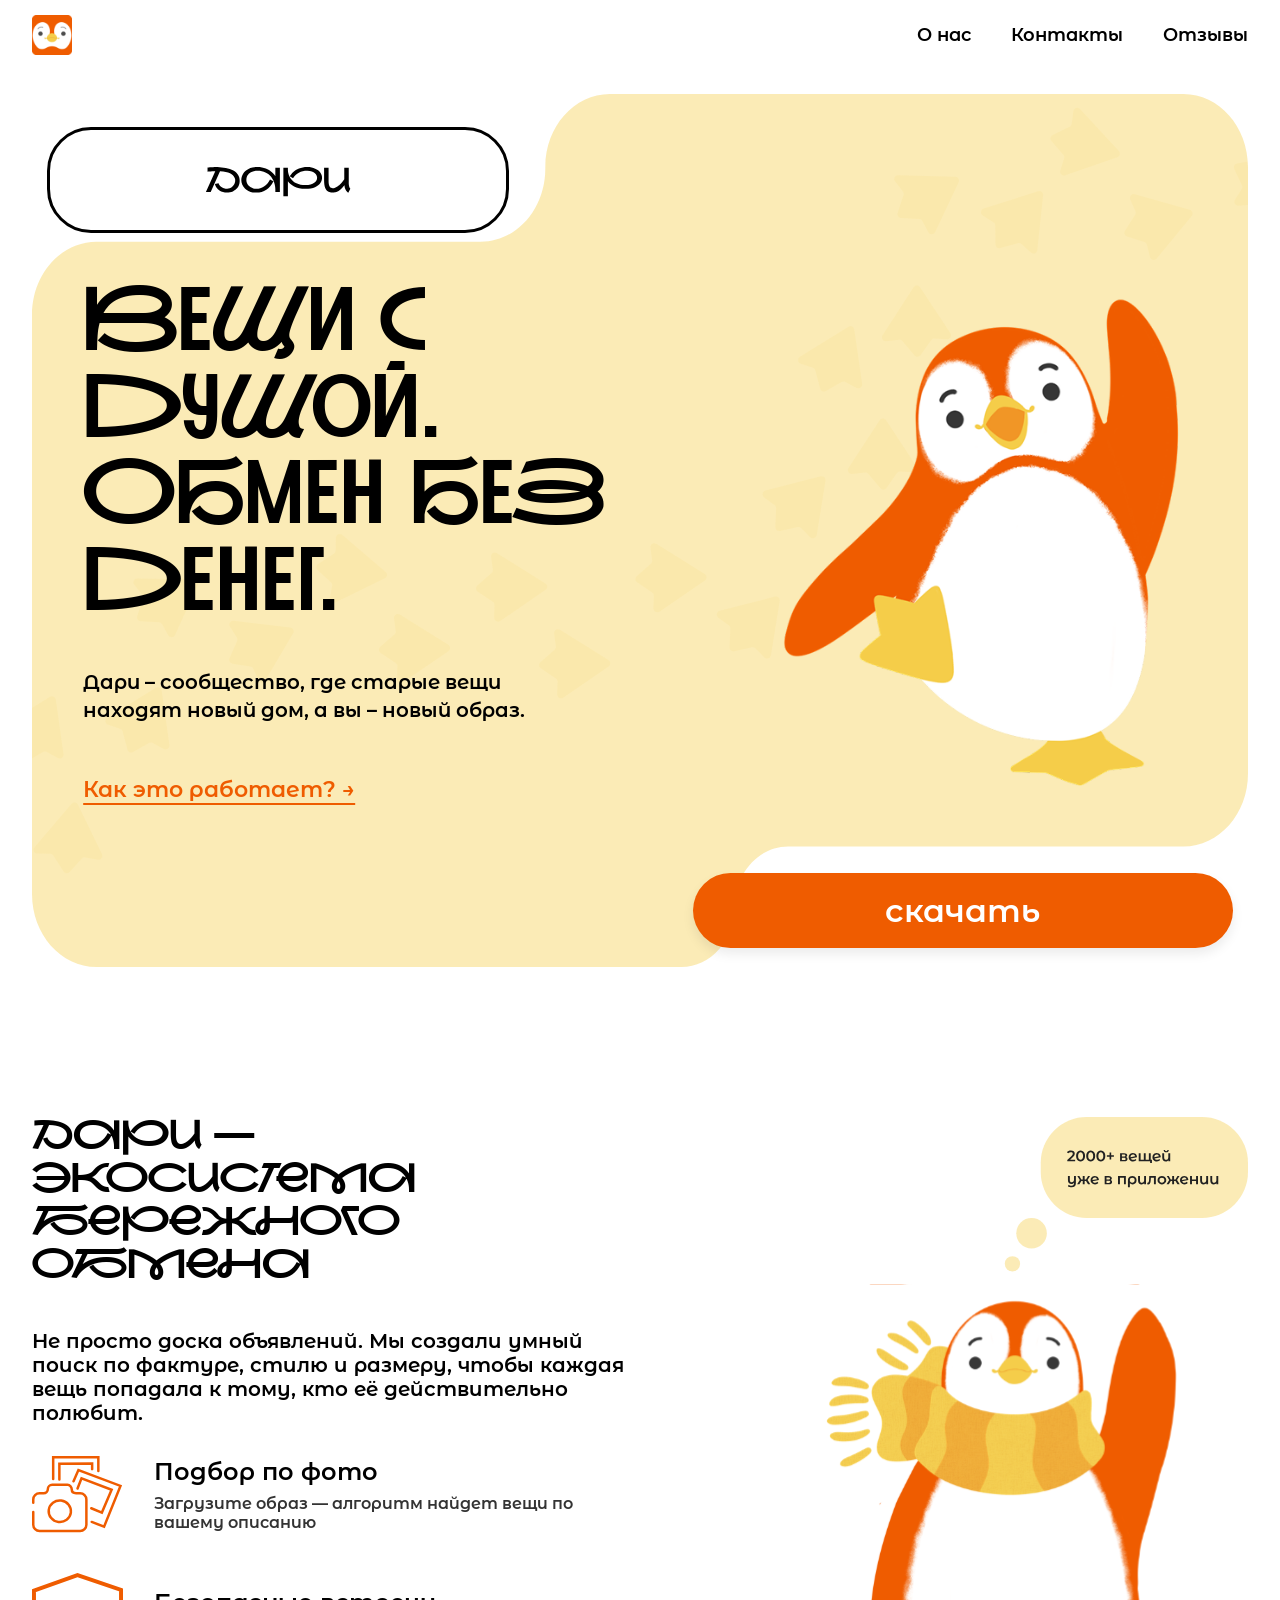
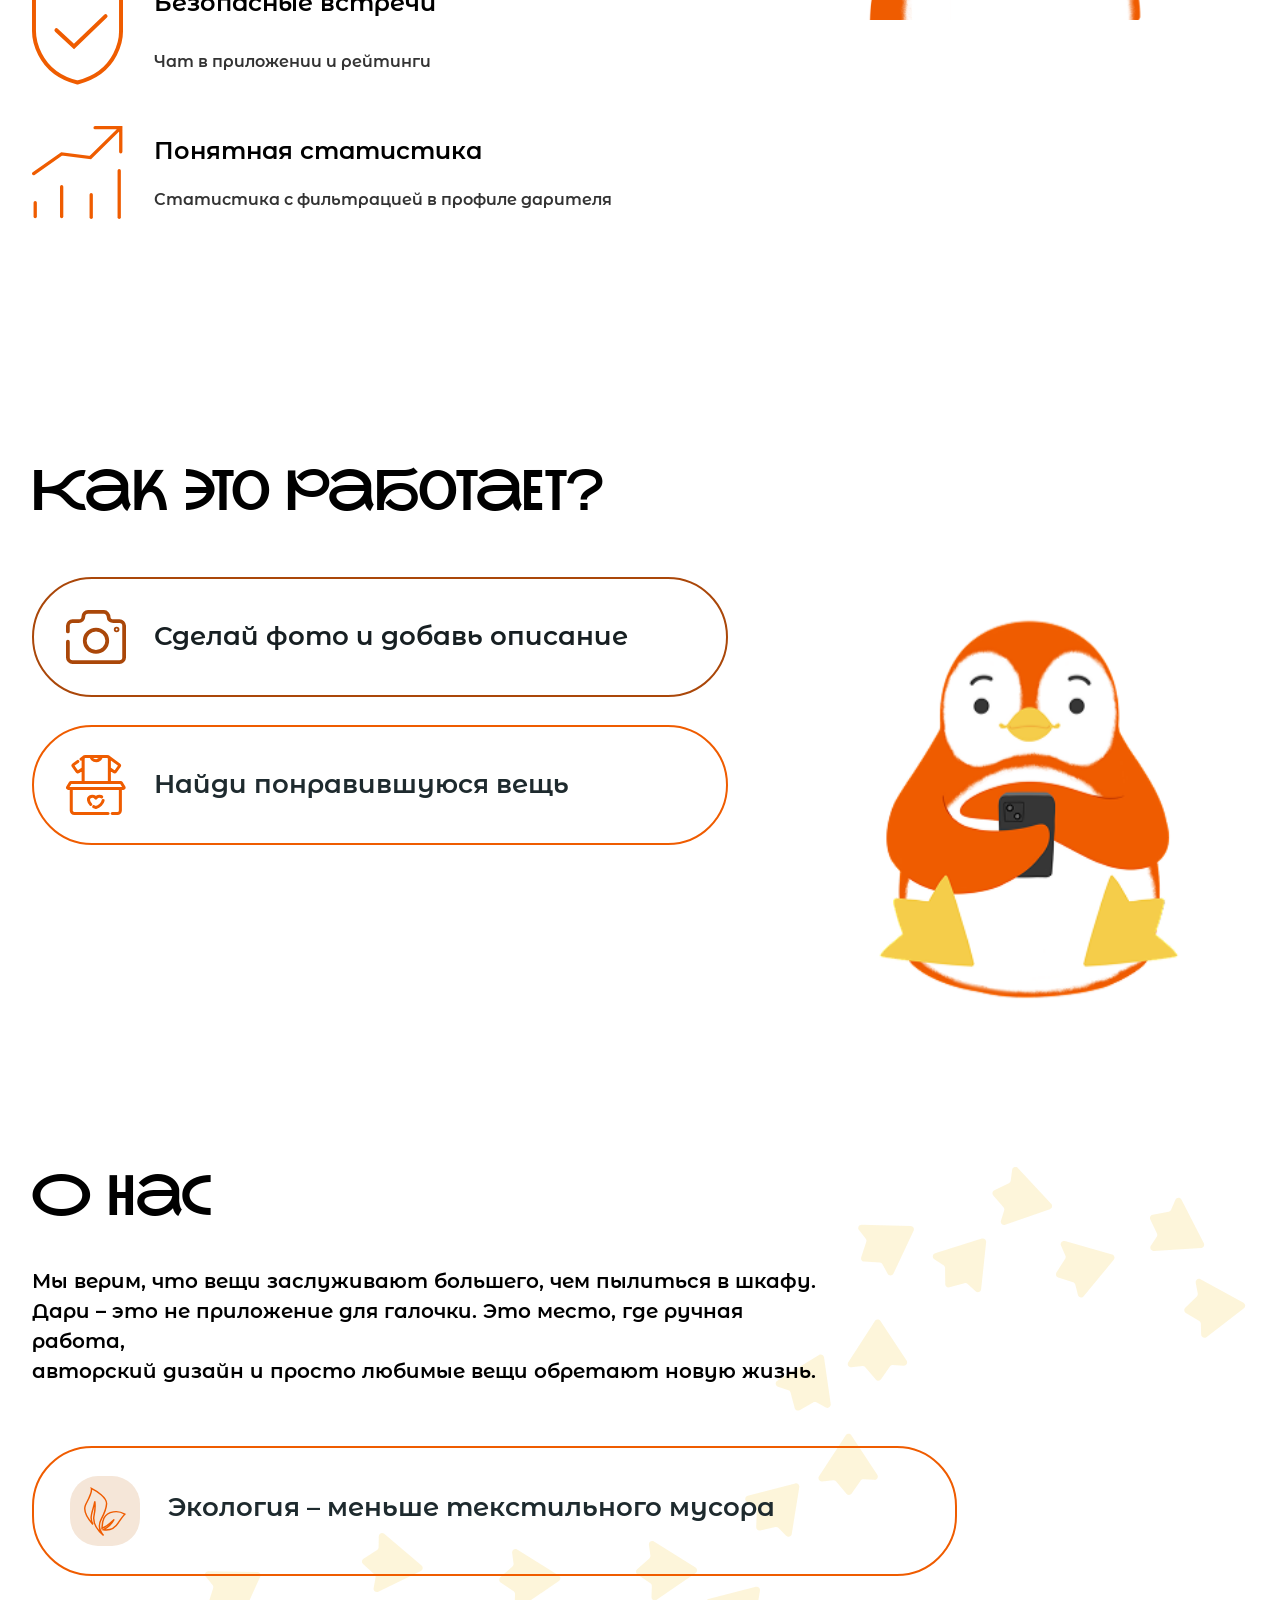
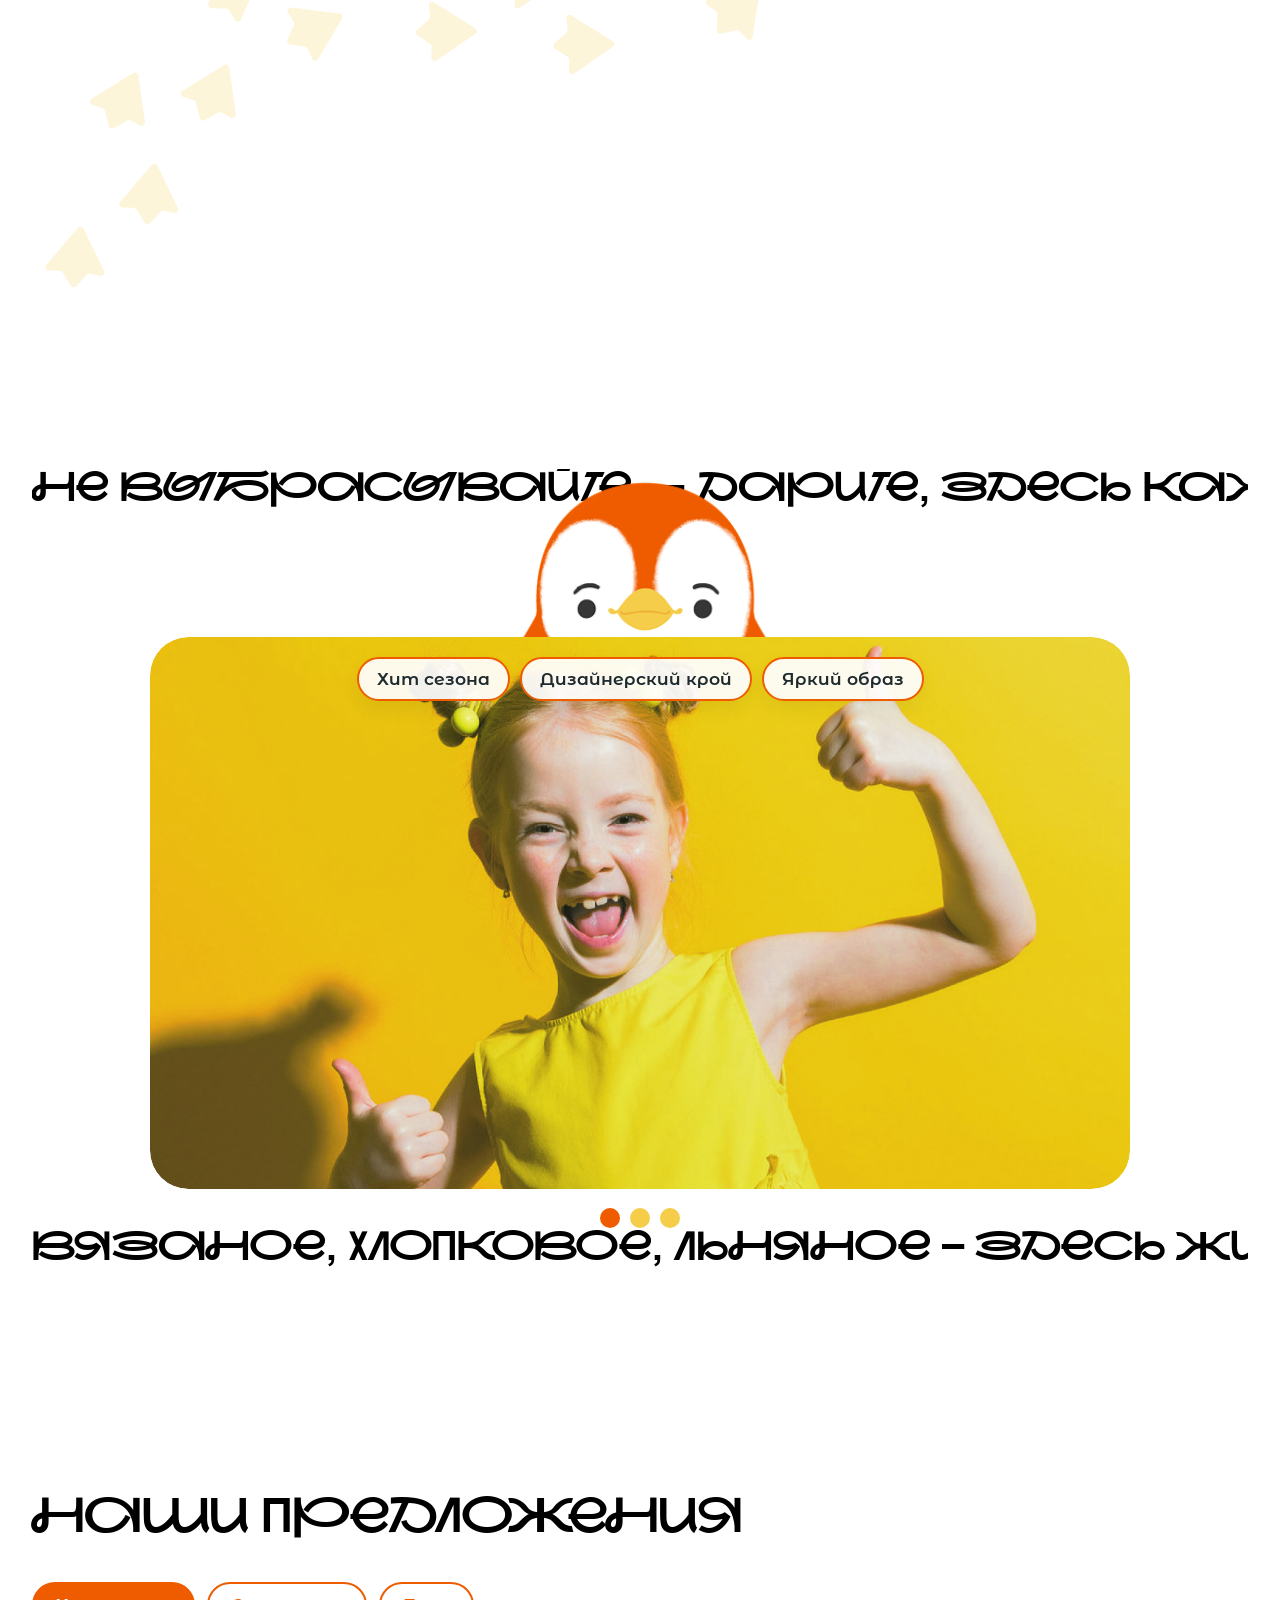
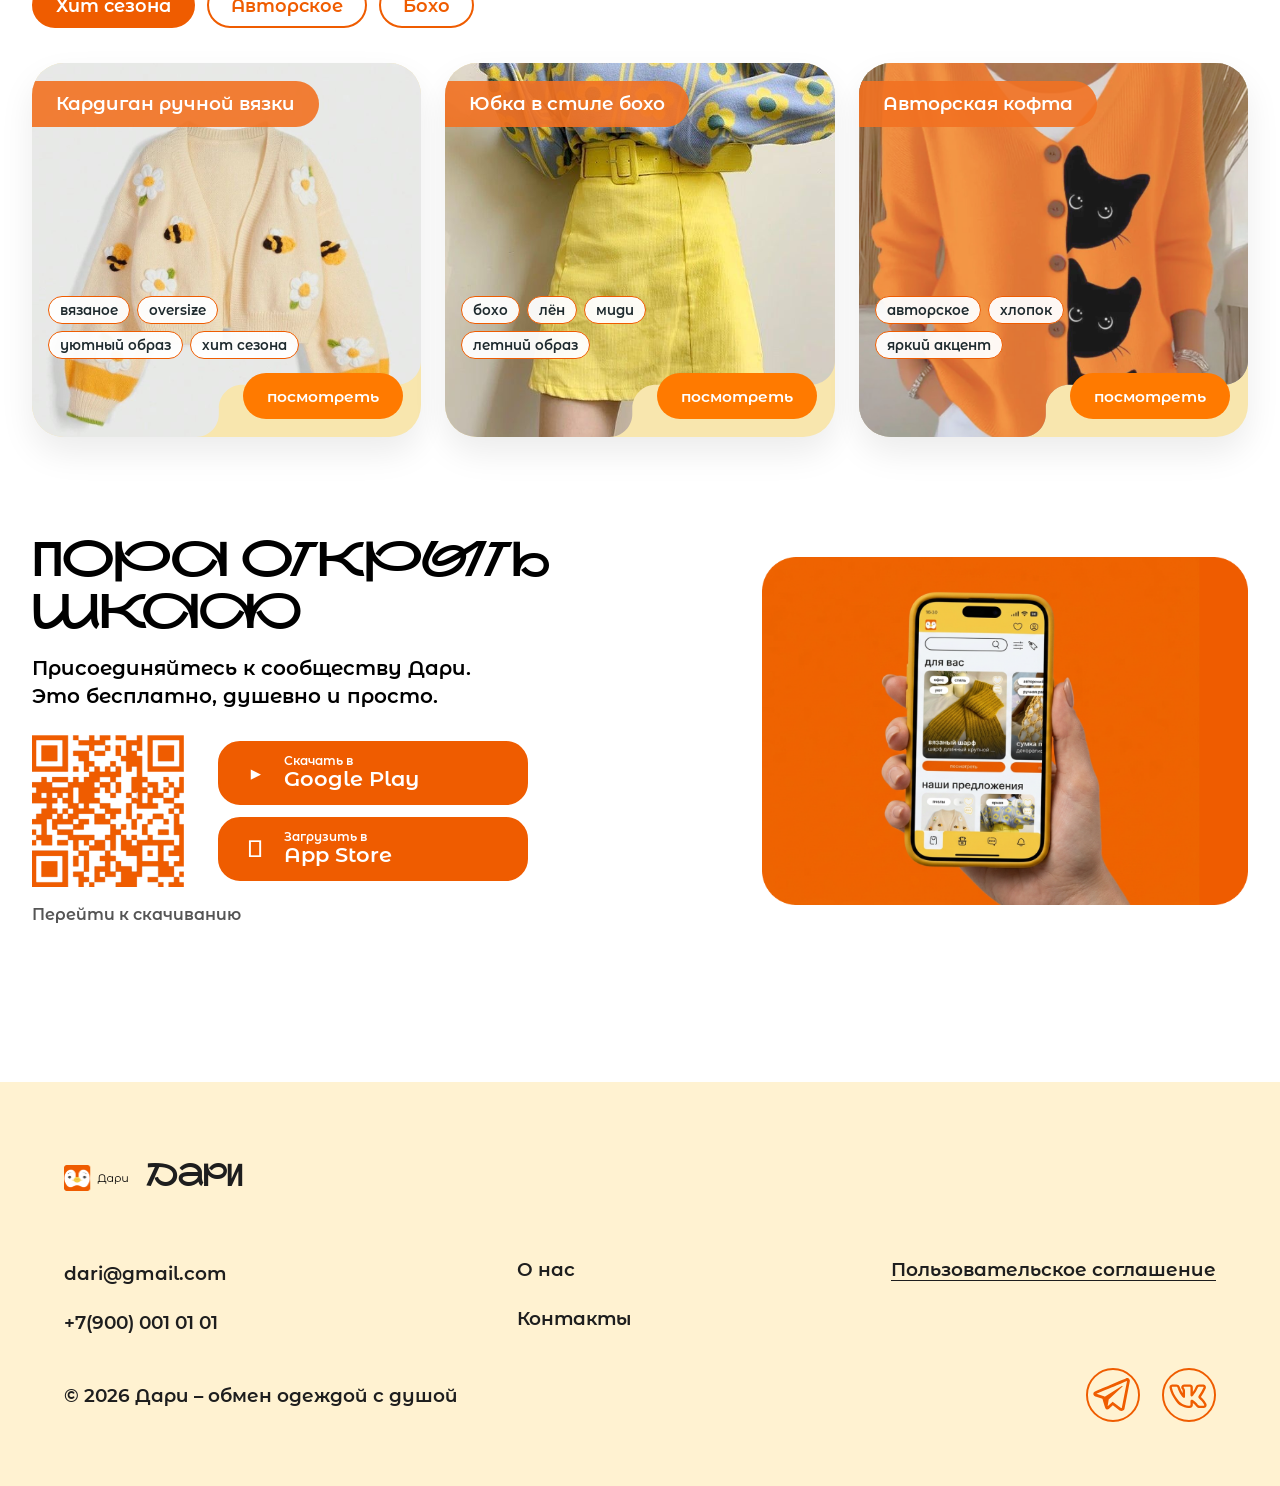
<file: index1.html>
<!DOCTYPE html>
<html lang="ru">
<head>
    <meta charset="UTF-8">
    <meta name="viewport" content="width=device-width, initial-scale=1.0">
    <title>Дари — Обмен одеждой с душой</title>
    <style>
        /* ===== БАЗОВЫЕ СТИЛИ ===== */
        * {
            margin: 0;
            padding: 0;
            box-sizing: border-box;
        }

        @import url('https://fonts.googleapis.com/css2?family=Roboto:wght@400;700&display=swap');

        @font-face {
            font-family: 'NauryzRedKeds';
            src: local('Nauryz Red Keds'), local('NauryzRedKeds'), url('./NauryzRedKeds.ttf') format('truetype');
        }

        @font-face {
            font-family: 'Montserrat';
            src: url('./MontserratAlternates-SemiBold.ttf') format('truetype');
            font-weight: 600;
            font-style: normal;
        }

        :root {
            --color-primary: #FF5A00;
            --color-text-dark: #000000;
            --color-white: #FFFFFF;
            --font-main: 'NauryzRedKeds', 'Roboto', sans-serif;
        }

        body {
            font-family: 'Montserrat', sans-serif;
            background-color: #ffffff;
            color: #000000;
            max-width: 1440px;
            margin: 0 auto;
            padding: 0 2%;
            overflow-x: hidden;
        }

        h1,
        h2,
        .marquee-text,
        .marquee-text-bottom,
        .custom-font,
        .title-handwritten,
        .how-title,
        .about-title,
        .catalog h2,
        .ad-text-block h2 {
            font-family: 'NauryzRedKeds', sans-serif !important;
            font-weight: normal !important;
        }

        a {
            text-decoration: none;
            color: inherit;
        }

        /* ===== УМЕНЬШЕННАЯ ШАПКА ===== */
        .header {
            display: flex;
            justify-content: space-between;
            align-items: center;
            padding: 15px 0;
            margin-bottom: 20px;
        }

        .header img {
            height: 40px;
            width: auto;
        }

        .nav-links {
            display: flex;
            gap: 40px;
            font-size: 18px;
            font-family: 'Montserrat', sans-serif;
            font-weight: 600;
        }

        .nav-links a:hover {
            color: #FF7A00;
        }

        /* ===== БЕГУЩАЯ СТРОКА ===== */
        .marquee-text,
        .marquee-text-bottom {
            font-size: 40px;
            text-transform: uppercase;
            margin-bottom: 4%;
            font-family: 'NauryzRedKeds', sans-serif;
            white-space: nowrap;
            overflow: hidden;
            display: flex;
        }

        .marquee-text span,
        .marquee-text-bottom span {
            display: inline-block;
            padding-right: 80px;
            animation: marqueeScroll 20s linear infinite;
        }

        @keyframes marqueeScroll {
            0% {
                transform: translateX(0);
            }
            100% {
                transform: translateX(-100%);
            }
        }

        /* ===== ГЕРОЙ-БЛОК (ОБЪЕДИНЁННЫЙ) ===== */
        .hero-screen {
            position: relative !important;
            max-width: 1600px !important;
            margin: 20px auto 80px !important;
            background-color: #F8E6AE !important;
            border-radius: 60px !important;
            overflow: visible !important;
            display: block !important;
            min-height: 640px;
            padding: 0;
        }

        /* паттерн лап */
        .paw-pattern {
            position: absolute;
            top: 0;
            left: 0;
            width: 100%;
            height: 100%;
            object-fit: cover;
            pointer-events: none;
            z-index: 0;
            border-radius: 60px;
        }

        /* внутренний контейнер */
        .hero-inner {
            position: relative;
            z-index: 2;
            padding: 20px 50px 50px 50px;
            display: flex;
            flex-direction: column;
            min-height: 640px;
            width: 100%;
        }

        /* плашка ДАРИ — строго по верхнему краю */
        .dari-overlap {
            position: relative;
            z-index: 20;
            margin-top: 0;
            margin-bottom: 16px;
            display: flex;
            justify-content: flex-start;
        }

        .dari-badge {
            display: inline-flex;
            align-items: center;
            justify-content: center;
            width: 520px;
            max-width: 100%;
            height: 85px;
            border: 2px solid #EF5C00;
            border-radius: 50px;
            background: #FFFBF5;
            font-family: 'NauryzRedKeds', 'Montserrat', cursive;
            font-size: 38px;
            font-weight: 700;
            color: #EF5C00;
            text-align: center;
            line-height: 85px;
        }

        .row-content {
            display: flex;
            justify-content: space-between;
            align-items: center;
            flex-wrap: wrap;
            gap: 30px;
            margin: 10px 0 20px;
            flex: 1;
        }

        .text-group {
            flex: 1;
            max-width: 600px;
        }

        .main-title {
            font-family: 'NauryzRedKeds', 'Montserrat', cursive;
            font-size: 68px;
            font-weight: 700;
            line-height: 1.15;
            color: #000000;
            margin: 20px 0 32px 0;
            text-align: left;
        }

        .description {
            font-family: 'Montserrat', sans-serif;
            font-size: 20px;
            font-weight: 500;
            line-height: 1.4;
            color: #000000;
            margin-bottom: 56px;
            text-align: left;
        }

        .how-link {
            font-family: 'Montserrat', sans-serif;
            font-size: 22px;
            font-weight: 600;
            color: #EF5C00;
            text-decoration: underline;
            text-underline-offset: 6px;
            cursor: pointer;
            background: none;
            border: none;
            padding: 0;
            transition: opacity 0.2s;
            text-align: left;
        }

        .how-link:hover {
            opacity: 0.7;
        }

        .penguin-wrapper {
            flex-shrink: 0;
            width: 380px;
            height: 450px;
        }

        .penguin-wrapper img {
            width: 100%;
            height: 100%;
            object-fit: contain;
            display: block;
        }

        /* кнопка скачать — строго по нижнему краю */
        .download-overlap {
            position: relative;
            z-index: 20;
            margin-top: 0;
            margin-bottom: -30px;
            display: flex;
            justify-content: flex-end;
        }

        .download-btn {
            width: 420px;
            max-width: 100%;
            height: 66px;
            background-color: #EF5C00;
            border: none;
            border-radius: 50px;
            font-family: 'Montserrat', sans-serif;
            font-size: 24px;
            font-weight: 700;
            color: white;
            cursor: pointer;
            text-align: center;
            line-height: 66px;
            display: inline-block;
            box-shadow: 0 6px 12px rgba(0,0,0,0.08);
            transition: all 0.2s ease;
        }

        .download-btn:hover {
            background-color: #ffffff;
            color: #FF7A00;
            border: 2px solid #FF7A00;
            transform: none;
        }

        .download-btn:active {
            background-color: #cc4f00;
            color: #ffffff;
            border-color: #cc4f00;
        }

        /* ===== ПСЕВДОЭЛЕМЕНТЫ ДЛЯ «ВРЕЗАНИЯ» С СОГЛАСОВАННЫМИ СКРУГЛЕНИЯМИ ===== */
        /* Левый верхний — под плашкой ДАРИ */
        .hero-screen::before {
            content: '';
            position: absolute;
            top: 0;
            left: -100px;
            width: 700px;
            height: 130px;
            border-radius: 60px 0 60px 0; /* top-left и bottom-right скруглены */
            background: #ffffff;
            z-index: 1;
            pointer-events: none;
        }

        /* Правый нижний — под кнопкой скачать */
        .hero-screen::after {
            content: '';
            position: absolute;
			
            bottom: 0;
            right: -100px;
            width: 600px;
            height: 100px;
            border-radius: 60px 60px 60px 0px; /* top-right и bottom-left скруглены */
            background: #ffffff;
            z-index: 1;
            pointer-events: none;
        }

        /* ===== ОСОБЕННОСТИ ===== */
        .features {
            display: flex;
            justify-content: space-between;
            align-items: flex-start;
            padding: 5% 0 10% 0;
            margin-bottom: 10%;
        }

        .features-text-block {
            width: 50%;
        }

        .features-text-block h2 {
            font-size: 40px;
            margin-bottom: 40px;
            text-transform: uppercase;
        }

        .features-text-block>p {
            font-size: 20px;
            margin-bottom: 5%;
        }

        .penguin_with_bubble {
            width: 35%;
            height: auto;
            flex-shrink: 0;
        }

        .features-list {
            display: flex;
            flex-direction: column;
            gap: 40px;
        }

        .features-list>div {
            display: grid;
            grid-template-columns: 15% 1fr;
            column-gap: 5%;
            row-gap: 5px;
            align-items: center;
        }

        .features-list>div img {
            grid-column: 1;
            grid-row: 1 / 3;
            width: 100%;
            height: auto;
        }

        .features-list>div h3 {
            grid-column: 2;
            grid-row: 1;
            font-size: 24px;
            margin: 0;
        }

        .features-list>div p {
            grid-column: 2;
            grid-row: 2;
            font-size: 16px;
            color: #333333;
            margin: 0;
        }

        /* ===== КАК ЭТО РАБОТАЕТ (КАРТОЧКИ STEP) ===== */
        .how-it-works {
            margin: 100px 0 140px;
            scroll-margin-top: 30px;
        }

        .how-title {
            font-size: 56px;
            margin-bottom: 48px;
            line-height: 1.2;
        }

        .steps-row {
            display: flex;
            justify-content: space-between;
            gap: 70px;
            align-items: flex-start;
            flex-wrap: wrap;
        }

        .steps-list {
            flex: 1;
            max-width: 790px;
        }

        .step-card {
            width: 100%;
            background: transparent;
            border: 2px solid #EF5C00;
            border-radius: 60px;
            padding: 28px 32px;
            margin-bottom: 28px;
            display: flex;
            align-items: center;
            gap: 28px;
            transition: all 0.8s cubic-bezier(0.2, 0.9, 0.4, 1.1);
            opacity: 1;
            filter: brightness(1);
        }

        .step-card.hidden-card {
            display: none;
        }

        .step-card.dimmed {
            opacity: 0.35;
            filter: grayscale(0.1) brightness(0.75);
            transition: all 0.8s ease;
        }

        .step-card:not(.hidden-card) {
            animation: fadeSlideUp 0.8s cubic-bezier(0.2, 0.9, 0.4, 1.1) forwards;
        }

        @keyframes fadeSlideUp {
            from {
                opacity: 0;
                transform: translateY(30px);
            }
            to {
                opacity: 1;
                transform: translateY(0);
            }
        }

        .step-icon {
            width: 60px;
            height: 60px;
            flex-shrink: 0;
            display: flex;
            align-items: center;
            justify-content: center;
        }

        .step-icon img {
            width: 100%;
            height: 100%;
            object-fit: contain;
        }

        .step-text {
            font-family: 'Montserrat', sans-serif;
            font-size: 26px;
            font-weight: 600;
            color: #1E2A2E;
            line-height: 1.3;
        }

        .steps-penguin {
            flex-shrink: 0;
            position: relative;
            width: 450px;
            height: 450px;
            display: flex;
            justify-content: center;
            align-items: center;
        }

        .dynamic-penguin {
            width: 100%;
            height: 100%;
            object-fit: contain;
            transition: transform 0.4s ease, opacity 0.3s ease;
        }

        /* ===== О НАС ===== */
        .about-block {
            margin: 100px 0 140px;
            position: relative;
            scroll-margin-top: 30px;
        }

        .about-paw-pattern {
            position: absolute;
            top: 0;
            left: 0;
            width: 100%;
            height: 100%;
            object-fit: cover;
            pointer-events: none;
            z-index: 0;
            border-radius: 60px;
            opacity: 0.5;
        }

        .about-title {
            font-size: 56px;
            margin-bottom: 32px;
            line-height: 1.2;
            position: relative;
            z-index: 2;
        }

        .about-text {
            font-family: 'Montserrat', sans-serif;
            font-size: 20px;
            font-weight: 500;
            color: #000000;
            line-height: 1.5;
            max-width: 800px;
            margin-bottom: 60px;
            position: relative;
            z-index: 2;
        }

        .about-cards-container {
            position: relative;
            z-index: 2;
            display: flex;
            flex-direction: column;
            gap: 28px;
        }

        .about-card {
            width: 925px;
            background: transparent;
            border: 2px solid #EF5C00;
            border-radius: 60px;
            padding: 28px 36px;
            display: flex;
            align-items: center;
            gap: 28px;
            transition: all 0.6s cubic-bezier(0.2, 0.9, 0.4, 1.1);
            opacity: 0;
            transform: translateY(30px);
        }

        .about-card.visible {
            opacity: 1;
            transform: translateY(0);
        }

        .about-card-left {
            align-self: flex-start;
        }

        .about-card-right {
            align-self: flex-end;
        }

        .about-card-icon {
            width: 70px;
            height: 70px;
            flex-shrink: 0;
            display: flex;
            align-items: center;
            justify-content: center;
            background: #F5E6D8;
            border-radius: 28px;
        }

        .about-card-icon img {
            width: 60%;
            height: auto;
            object-fit: contain;
        }

        .about-card-content {
            flex: 1;
        }

        .about-card-title {
            font-family: 'Montserrat', sans-serif;
            font-size: 26px;
            font-weight: 700;
            color: #1E2A2E;
            margin-bottom: 8px;
        }

        .about-card-desc {
            font-family: 'Montserrat', sans-serif;
            font-size: 18px;
            font-weight: 500;
            color: #2C2C2C;
            line-height: 1.4;
        }

        /* ===== СЛАЙДЕР ===== */
        .slider-section {
            padding: 3% 0;
            overflow: hidden;
            text-align: center;
            margin-bottom: 8%;
        }

        .slider-wrapper {
            position: relative;
            width: 70%;
            margin: 0 auto;
            padding-top: 5%;
        }

        .slider-penguin-bg {
            position: absolute;
            top: -12%;
            left: 50%;
            transform: translateX(-50%);
            width: 35%;
            height: auto;
            z-index: 1;
        }

        .slider-tags {
            position: absolute;
            top: 12%;
            left: 50%;
            transform: translateX(-50%);
            display: flex;
            justify-content: center;
            gap: 2%;
            width: 80%;
            z-index: 10;
        }

        .tag-img {
            width: 25%;
            height: auto;
            object-fit: contain;
            max-width: 180px;
        }

        .tag-img:nth-child(2) {
            max-width: 200px;
        }

        .slider-window {
            position: relative;
            overflow: hidden;
            border-radius: 40px;
            z-index: 2;
        }

        .slider-track {
            display: flex;
            transition: transform 0.4s ease-in-out;
        }

        .slide {
            min-width: 100%;
        }

        .slide img {
            width: 100%;
            aspect-ratio: 16 / 9;
            object-fit: cover;
            display: block;
            border-radius: 40px;
        }

        .slider-dots {
            display: flex;
            justify-content: center;
            gap: 1%;
            margin-top: 2%;
        }

        .dot {
            width: 20px !important;
            height: 20px !important;
            background-color: transparent !important;
            background-image: url('images/3tochki.svg') !important;
            background-size: contain !important;
            background-position: center !important;
            background-repeat: no-repeat !important;
            border-radius: 0 !important;
            cursor: pointer;
            transition: 0.3s;
        }

        .dot:hover {
            background-image: url('images/3tochki_hover.svg') !important;
        }
        .dot.active {
            background-image: url('images/3tochki_active.svg') !important;
        }

        /* ===== КАТАЛОГ ===== */
        .catalog {
            position: relative;
            z-index: 1;
            padding: 40px 0;
        }

        .catalog h2 {
            font-size: 48px;
            text-transform: uppercase;
            margin-bottom: 3%;
        }

        .catalog-tabs {
            display: flex;
            flex-wrap: wrap;
            gap: 20px;
            margin-bottom: 35px;
        }

        .catalog-tabs img {
            height: 55px !important;
            width: auto;
            cursor: pointer;
            transition: transform 0.2s;
        }

        .catalog-tabs img:hover {
            transform: scale(1.05);
        }

        .catalog-grid {
            display: flex;
            justify-content: space-between;
            gap: 20px;
            align-items: stretch;
            flex-wrap: wrap;
        }

        .catalog-card {
            width: calc(33.333% - 14px);
            position: relative;
        }

        .card-img-wrapper {
            position: relative;
            width: 100%;
            aspect-ratio: 1 / 1.05;
            border-radius: 30px;
            overflow: hidden;
            background-color: #f4f4f4;
        }

        .main-photo {
            width: 100%;
            height: 100%;
            object-fit: cover;
            display: block;
        }

        .tag-top {
            position: absolute;
            top: 20px;
            left: 0;
            width: 70%;
            height: auto;
            z-index: 2;
        }

        .tags-bottom {
            position: absolute;
            bottom: 80px;
            left: 15px;
            display: flex;
            flex-wrap: wrap;
            gap: 6px;
            width: 50%;
            z-index: 2;
        }

        .tags-bottom img {
            height: 24px;
            width: auto;
            object-fit: contain;
        }

        .btn-look,
        .btn-look-1,
        .btn-look-2,
        .btn-look-3 {
            position: absolute !important;
            bottom: 0px !important;
            right: 15px !important;
            width: auto !important;
            height: auto !important;
            max-height: 50px !important;
            max-width: 800px !important;
            padding: 12px 24px !important;
            font-size: 18px !important;
            border-radius: 30px !important;
            z-index: 5;
            background-color: #FF7A00;
            color: #fff;
            border: none;
            cursor: pointer;
            font-family: 'Montserrat', sans-serif !important;
            font-weight: 700;
            transition: all 0.2s ease;
        }

        .btn-look:hover,
        .btn-look-1:hover,
        .btn-look-2:hover,
        .btn-look-3:hover {
            background-color: #ffffff;
            color: #FF7A00;
            border: 2px solid #FF7A00;
            transform: none;
        }

        .btn-look:active,
        .btn-look-1:active,
        .btn-look-2:active,
        .btn-look-3:active {
            background-color: #cc4f00;
            color: #ffffff;
            border-color: #cc4f00;
        }

        /* ===== AD БЛОК ===== */
        .Ad {
            display: flex;
            justify-content: space-between;
            align-items: center;
            padding: 5% 0;
            margin-bottom: 5%;
        }

        .ad-text-block {
            width: 50%;
        }

        .ad-text-block h2 {
            font-size: 48px;
            text-transform: uppercase;
            margin-bottom: 2%;
        }

        .ad-subtitle {
            font-size: 20px;
            margin-bottom: 4%;
            line-height: 1.4;
        }

        .ad-download {
            display: flex;
            align-items: center;
            gap: 5%;
            margin-bottom: 3%;
        }

        .qr-code {
            width: 25%;
            height: auto;
            border-radius: 0;
        }

        .app-buttons {
            display: flex;
            flex-direction: column;
            gap: 15px;
            width: 40%;
        }

        .app-buttons img {
            width: 100%;
            height: auto;
        }

        .download-hint {
            font-size: 16px;
            color: #555;
        }

        .ad-image-block {
            width: 40%;
        }

        .ad-image-block img {
            width: 100%;
            display: block;
            height: auto;
        }

        /* ===== ФУТЕР ===== */
        .footer-wrapper {
            background-color: #FFF2D1;
            width: 100%;
            padding: 40px 0;
            margin-top: 8%;
        }

        .footer-content {
            max-width: 1200px;
            margin: 0 auto;
            padding: 0 5%;
            display: flex;
            flex-direction: column;
            align-items: flex-start;
            gap: 20px;
        }

        .footer-top {
            display: flex;
            align-items: center;
            gap: 30px;
            flex-wrap: wrap;
            padding-left: 20px;
        }

        .footer-logo img {
            height: 40px;
            width: auto;
        }

        .footer-socials {
            display: flex;
            gap: 15px;
            align-items: center;
        }

        .footer-socials a {
            width: 32px;
            height: 32px;
            display: flex;
            align-items: center;
            justify-content: center;
        }

        .footer-socials img {
            width: 100%;
            height: auto;
            transition: transform 0.2s;
        }

        .footer-socials img:hover {
            transform: scale(1.1);
        }

        .footer-bottom {
            display: flex;
            flex-wrap: wrap;
            gap: 100px;
            align-items: flex-start;
            font-family: 'Montserrat', sans-serif;
            font-size: 16px;
            color: #333;
            width: 100%;
        }

        .footer-bottom .col {
            display: flex;
            flex-direction: column;
            gap: 8px;
        }

        .footer-bottom .col-1 {
            align-items: flex-start;
        }

        .footer-bottom .col-2 {
            align-items: flex-start;
        }

        .footer-bottom .col-3 {
            align-items: flex-start;
            margin-left: auto;
        }

        .footer-bottom a,
        .footer-bottom p {
            margin: 0;
            color: #333;
            text-decoration: none;
            transition: color 0.2s;
        }

        .footer-bottom a:hover {
            color: #FF7A00;
        }

        .copyright {
            color: #666 !important;
            font-size: 14px !important;
            width: 100%;
            text-align: left;
            margin-top: 10px;
        }

        /* ===== ИНТЕРАКТИВНЫЕ КНОПКИ ===== */
        .interactive-btn,
        .interactive-icon {
            display: inline-block !important;
            background-size: contain !important;
            background-repeat: no-repeat !important;
            background-position: center !important;
            text-decoration: none !important;
        }

        .interactive-btn img,
        .interactive-icon img {
            opacity: 0 !important;
            display: block !important;
            width: 100% !important;
            height: auto !important;
        }

        .btn-gp {
            background-image: url('images/button2.svg') !important;
            width: 100%;
        }
        .btn-gp:hover {
            background-image: url('images/button2_hover.svg') !important;
        }
        .btn-gp:active {
            background-image: url('images/button2_active.svg') !important;
        }

        .icon-vk {
            background-image: url('images/o1_default.svg') !important;
            width: 100%;
        }
        .icon-vk:hover {
            background-image: url('images/o1_hover.svg') !important;
        }
        .icon-vk:active {
            background-image: url('images/o1_active.svg') !important;
        }

        .icon-tg {
            background-image: url('images/o2_default.svg') !important;
            width: 100%;
        }
        .icon-tg:hover {
            background-image: url('images/o2_hover.svg') !important;
        }
        .icon-tg:active {
            background-image: url('images/o2_active.svg') !important;
        }

        /* ===== АДАПТИВНОСТЬ ===== */
        @media (max-width: 1024px) {
            .catalog-card {
                width: calc(50% - 10px);
            }
            .hero-screen {
                margin: 20px 20px 60px !important;
                border-radius: 30px;
            }
            .hero-inner {
                padding: 20px 30px 40px;
            }
            .main-title {
                font-size: 52px;
            }
            .description {
                font-size: 18px;
                margin-bottom: 40px;
            }
            .penguin-wrapper {
                width: 300px;
                height: 350px;
            }
            .dari-badge {
                width: 400px;
                height: 75px;
                font-size: 32px;
                line-height: 75px;
            }
            .download-btn {
                width: 320px;
                height: 58px;
                font-size: 20px;
                line-height: 58px;
            }
            .about-card {
                width: 80%;
            }
            .slider-wrapper {
                width: 85%;
            }
            .features-list>div {
                grid-template-columns: 20% 1fr;
            }
            .steps-row {
                flex-direction: column;
                align-items: center;
            }
            .steps-penguin {
                width: 300px;
                height: 300px;
            }
            .step-text {
                font-size: 22px;
            }

            .hero-screen::before {
                left: 30px;
                width: 400px;
                height: 75px;
                border-radius: 30px 0 30px 0;
            }
            .hero-screen::after {
                right: 30px;
                width: 320px;
                height: 58px;
                border-radius: 0 30px 0 30px;
            }
        }

        @media (max-width: 768px) {
            body {
                padding: 0 4%;
            }

            .header {
                flex-direction: row;
                padding: 10px 0;
                flex-wrap: wrap;
                gap: 10px;
            }

            .header img {
                height: 32px;
            }

            .nav-links {
                gap: 20px;
                font-size: 15px;
            }

            .hero-screen {
                min-height: auto !important;
                padding: 0 !important;
                margin: 10px 0 40px !important;
                border-radius: 20px;
            }

            .hero-inner {
                padding: 20px 20px 30px;
                min-height: auto;
            }

            .dari-overlap {
                margin-top: 0;
                margin-bottom: 10px;
                justify-content: flex-start;
            }

            .dari-badge {
                width: auto;
                padding: 0 20px;
                height: 50px;
                font-size: 22px;
                line-height: 50px;
            }

            .row-content {
                flex-direction: column;
                align-items: flex-start;
                gap: 20px;
            }

            .text-group {
                max-width: 100%;
                text-align: left;
            }

            .main-title {
                font-size: 36px;
                margin: 15px 0 20px;
                text-align: left;
            }

            .description {
                font-size: 16px;
                margin-bottom: 30px;
                text-align: left;
            }

            .how-link {
                font-size: 18px;
                text-align: left;
                display: inline-block;
            }

            .penguin-wrapper {
                width: 240px;
                height: 280px;
                margin-top: 20px;
                align-self: center;
            }

            .download-overlap {
                justify-content: flex-end;
                margin-top: 0;
                margin-bottom: -15px;
            }

            .download-btn {
                width: auto;
                padding: 0 20px;
                height: 40px;
                font-size: 16px;
                line-height: 40px;
                border-radius: 30px;
            }

            .hero-screen::before,
            .hero-screen::after {
                display: none;
            }

            .features-text-block>p {
                font-size: 16px;
            }

            .steps-list {
                position: relative;
                height: 200px;
                display: block;
            }
            .step-card {
                position: absolute;
                top: 0;
                left: 0;
                width: 100%;
                opacity: 0;
                transition: opacity 0.8s ease;
                pointer-events: none;
                display: flex !important;
                margin-bottom: 0;
                padding: 20px;
                border-radius: 40px;
            }
            .step-card.hidden-card {
                opacity: 0;
                display: flex !important;
            }
            .step-card.dimmed {
                opacity: 0.3;
            }
            .step-card:not(.hidden-card):not(.dimmed) {
                opacity: 1;
                pointer-events: auto;
            }
            .step-card .step-icon {
                width: 50px;
                height: 50px;
            }
            .step-card .step-text {
                font-size: 18px;
            }

            .about-card-icon {
                width: 40px;
                height: 40px;
            }
            .about-card-title {
                font-size: 16px;
            }
            .about-card-desc {
                font-size: 14px;
            }
            .about-card {
                padding: 16px 20px;
                border-radius: 30px;
            }

            .slider-tags {
                display: none !important;
            }

            .catalog-card {
                width: 100%;
                margin-bottom: 20px;
            }
            .card-img-wrapper {
                aspect-ratio: 1 / 1.2;
            }
            .tag-top {
                width: 80% !important;
            }
            .tags-bottom {
                bottom: 60px;
            }
            .btn-look,
            .btn-look-1,
            .btn-look-2,
            .btn-look-3 {
                padding: 6px 12px !important;
                font-size: 12px !important;
                bottom: 10px !important;
                right: 10px !important;
                max-height: 30px !important;
            }

            .ad-download {
                flex-direction: row;
                align-items: center;
                gap: 15px;
                justify-content: center;
                flex-wrap: wrap;
            }
            .qr-code {
                width: 20%;
            }
            .app-buttons {
                width: 60%;
                flex-direction: row;
                flex-wrap: wrap;
                justify-content: center;
            }
            .app-buttons a {
                width: 45%;
            }

            .footer-top {
                flex-direction: column;
                align-items: flex-start;
                gap: 15px;
                padding-left: 0;
            }
            .footer-top .footer-socials {
                display: none;
            }

            .footer-bottom {
                flex-direction: column;
                align-items: flex-start;
                gap: 15px;
                flex-wrap: wrap;
            }
            .footer-bottom .col-3 {
                margin-left: 0;
                width: 100%;
            }
            .footer-bottom .footer-socials-mobile {
                display: flex;
                gap: 15px;
                margin-top: 10px;
                margin-bottom: 10px;
            }
            .footer-bottom .footer-socials-mobile a {
                width: 32px;
                height: 32px;
                display: flex;
                align-items: center;
                justify-content: center;
            }
            .footer-bottom .footer-socials-mobile img {
                width: 100%;
                height: auto;
                transition: transform 0.2s;
            }
            .footer-bottom .footer-socials-mobile img:hover {
                transform: scale(1.1);
            }

            .copyright {
                margin-top: 20px;
            }
        }

        @media (max-width: 640px) {
            .hero-screen {
                overflow: hidden !important;
                border-radius: 32px !important;
            }

            .hero-screen::before,
            .hero-screen::after {
                display: none !important;
            }
        }

        @media (max-width: 480px) {
            .header img {
                height: 28px;
            }
            .nav-links {
                gap: 12px;
                font-size: 13px;
            }
            .main-title {
                font-size: 28px;
            }
            .description {
                font-size: 14px;
            }
            .how-link {
                font-size: 16px;
            }
            .dari-badge {
                font-size: 20px;
                height: 44px;
                line-height: 44px;
                padding: 0 16px;
            }
            .download-btn {
                font-size: 14px;
                height: 36px;
                line-height: 36px;
                padding: 0 16px;
            }
            .penguin-wrapper {
                width: 180px;
                height: 220px;
            }
            .features-text-block h2 {
                font-size: 24px;
            }
            .how-title {
                font-size: 28px;
            }
            .about-title {
                font-size: 28px;
            }
            .catalog h2 {
                font-size: 24px;
            }
            .ad-text-block h2 {
                font-size: 24px;
            }
            .marquee-text,
            .marquee-text-bottom {
                font-size: 18px;
            }
            .slider-penguin-bg {
                width: 60%;
            }
            .slider-tags {
                display: none !important;
            }
            .slide img {
                aspect-ratio: 1 / 1;
            }
            .step-text {
                font-size: 16px;
            }
            .step-card {
                padding: 14px 16px;
                gap: 12px;
            }
            .step-icon {
                width: 40px;
                height: 40px;
            }
            .steps-penguin {
                width: 200px;
                height: 200px;
            }
            .about-card {
                padding: 12px 16px;
            }
            .about-card-icon {
                width: 32px;
                height: 32px;
            }
            .about-card-title {
                font-size: 14px;
            }
            .about-card-desc {
                font-size: 12px;
            }
            .qr-code {
                width: 30%;
            }
            .app-buttons {
                width: 65%;
            }
			/* ===== НОВЫЕ АДАПТИВНЫЕ МЕДИАЗАПРОСЫ (ПО ПРИМЕРУ) ===== */

@media (max-width: 1920px) {
    .hero-inner {
        padding-right: 150px;
        padding-left: 150px;
    }
    .penguin-wrapper img {
        width: 68vw;
    }
    .penguin-wrapper {
        width: auto;
    }
    .main-title {
        font-size: 116px;
    }
}

@media (max-width: 1440px) {
    .hero-inner {
        padding-right: 150px;
        padding-left: 150px;
    }
    .penguin-wrapper {
        width: auto;
    }
    .main-title {
        font-size: 80px;
    }
    .catalog-card {
        width: 80%;
    }
}

@media (max-width: 1194px) {
    .hero-inner {
        padding-right: 50px;
        padding-left: 50px;
    }
    .penguin-wrapper img {
        width: 100%;
        height: 100%;
    }
    .qr-code {
        width: 70%;
    }
    .app-buttons a {
        width: 70%;
    }
    .ad-text-block {
        width: 100%;
    }
    .catalog-card {
        width: 100%;
    }
    .features-text-block {
        width: 100%;
    }
}

@media (max-width: 834px) {
    .hero-inner {
        padding-right: 20px;
        padding-left: 20px;
    }
    .main-title {
        font-size: 50px;
    }
    .penguin-wrapper {
        width: 100%;
        text-align: center;
    }
    .penguin-wrapper img {
        display: inline-block;
    }
    .features {
        flex-direction: column;
        align-items: center;
    }
    .features-text-block {
        width: 100%;
    }
    .penguin_with_bubble {
        width: 100%;
        max-width: 300px;
        margin-top: 30px;
    }
    .Ad {
        flex-direction: column;
        align-items: center;
    }
    .ad-text-block {
        width: 100%;
        text-align: center;
    }
    .ad-image-block {
        width: 100%;
        max-width: 400px;
        margin-top: 30px;
    }
    .catalog-grid {
        flex-direction: column;
        align-items: center;
    }
    .catalog-card {
        width: 100%;
        max-width: 400px;
    }
    .steps-row {
        flex-direction: column;
        align-items: center;
    }
    .steps-list {
        width: 100%;
        height: auto;
        position: relative;
    }
    /* Показываем все шаги, убираем анимацию переключения */
    .step-card {
        position: relative;
        opacity: 1 !important;
        transform: none !important;
        margin-bottom: 20px;
        display: flex !important;
        pointer-events: auto !important;
    }
    .step-card.hidden-card {
        display: flex !important;
        opacity: 1 !important;
    }
    .step-card.dimmed {
        opacity: 1 !important;
        filter: none !important;
    }
    .steps-penguin {
        width: 250px;
        height: 250px;
    }
    .about-cards-container {
        width: 100%;
    }
    .about-card {
        width: 100%;
        max-width: 100%;
        align-self: center;
    }
    .slider-wrapper {
        width: 100%;
    }
    .slider-penguin-bg {
        width: 50%;
    }
    .slider-tags {
        display: none;
    }
    .slide {
        grid-template-columns: auto;
    }
    .marquee-text,
    .marquee-text-bottom {
        font-size: 30px;
    }
    .dari-badge {
        font-size: 28px;
        height: 60px;
        line-height: 60px;
        padding: 0 24px;
        width: auto;
    }
    .download-btn {
        width: auto;
        padding: 0 30px;
        height: 50px;
        font-size: 20px;
        line-height: 50px;
    }
    .hero-screen::before,
    .hero-screen::after {
        display: none;
    }
    .how-title {
        font-size: 40px;
    }
    .about-title {
        font-size: 40px;
    }
    .catalog h2 {
        font-size: 40px;
    }
    .ad-text-block h2 {
        font-size: 40px;
    }
}

@media (max-width: 480px) {
    .header img {
        height: 28px;
    }
    .nav-links {
        gap: 12px;
        font-size: 13px;
    }
    .main-title {
        font-size: 28px;
    }
    .description {
        font-size: 14px;
    }
    .how-link {
        font-size: 16px;
    }
    .dari-badge {
        font-size: 20px;
        height: 44px;
        line-height: 44px;
        padding: 0 16px;
    }
    .download-btn {
        font-size: 14px;
        height: 36px;
        line-height: 36px;
        padding: 0 16px;
    }
    .penguin-wrapper {
        width: 180px;
        height: 220px;
    }
    .features-text-block h2 {
        font-size: 24px;
    }
    .how-title {
        font-size: 28px;
    }
    .about-title {
        font-size: 28px;
    }
    .catalog h2 {
        font-size: 24px;
    }
    .ad-text-block h2 {
        font-size: 24px;
    }
    .marquee-text,
    .marquee-text-bottom {
        font-size: 18px;
    }
    .slider-penguin-bg {
        width: 60%;
    }
    .slider-tags {
        display: none !important;
    }
    .slide img {
        aspect-ratio: 1 / 1;
    }
    .step-text {
        font-size: 16px;
    }
    .step-card {
        padding: 14px 16px;
        gap: 12px;
    }
    .step-icon {
        width: 40px;
        height: 40px;
    }
    .steps-penguin {
        width: 200px;
        height: 200px;
    }
    .about-card {
        padding: 12px 16px;
    }
    .about-card-icon {
        width: 32px;
        height: 32px;
    }
    .about-card-title {
        font-size: 14px;
    }
    .about-card-desc {
        font-size: 12px;
    }
    .qr-code {
        width: 30%;
    }
    .app-buttons {
        width: 65%;
    }
}
        }

        /* ===== ДОРАБОТКА: HERO / КАРТОЧКИ / АДАПТИВ / ФУТЕР ===== */
        html {
            scroll-behavior: smooth;
            overflow-x: hidden;
        }

        body {
            width: 100%;
            max-width: 1440px;
            min-width: 320px;
            padding-left: clamp(16px, 2.5vw, 32px);
            padding-right: clamp(16px, 2.5vw, 32px);
        }

        .header {
            gap: 20px;
        }

        /* Hero: возвращена фигурная форма из макета — с мягкими округлыми вырезами под логотип и кнопку */
        .hero-screen {
            margin: clamp(14px, 2vw, 24px) auto clamp(60px, 7vw, 100px) !important;
            min-height: auto !important;
            border-radius: clamp(44px, 5.2vw, 72px) !important;
            overflow: visible !important;
            isolation: isolate;
            box-shadow: none !important;
        }

        .hero-screen::before,
        .hero-screen::after {
            content: '' !important;
            position: absolute !important;
            display: block !important;
            background: #ffffff !important;
            z-index: 1 !important;
            pointer-events: none !important;
        }

        .hero-screen::before {
            top: -2px !important;
            left: -2px !important;
            width: min(650px, 52%) !important;
            height: clamp(104px, 10vw, 154px) !important;
            border-radius: 0 0 clamp(44px, 5vw, 72px) 0 !important;
        }

        .hero-screen::after {
            right: -2px !important;
            bottom: -2px !important;
            width: min(520px, 40%) !important;
            height: clamp(96px, 8vw, 132px) !important;
            border-radius: clamp(44px, 5vw, 72px) 0 0 0 !important;
        }

        .paw-pattern {
            border-radius: inherit !important;
            opacity: 0.62;
        }

        .hero-inner {
            min-height: auto !important;
            padding: clamp(20px, 4vw, 56px) !important;
        }

        .dari-overlap {
            margin-bottom: clamp(18px, 3vw, 34px) !important;
        }

        .dari-badge {
            width: min(640px, 100%) !important;
            height: clamp(70px, 7vw, 108px) !important;
            border-radius: 999px !important;
            font-size: clamp(38px, 5vw, 62px) !important;
            line-height: 1 !important;
            background: rgba(255, 251, 245, 0.96) !important;
        }

        .row-content {
            flex-wrap: nowrap !important;
            align-items: center !important;
            gap: clamp(24px, 5vw, 72px) !important;
            margin: 0 !important;
        }

        .text-group {
            max-width: 720px !important;
            min-width: 0;
        }

        .main-title {
            font-size: clamp(48px, 6.9vw, 102px) !important;
            line-height: 0.98 !important;
            margin: 0 0 clamp(22px, 3vw, 38px) !important;
        }

        .description {
            font-size: clamp(16px, 1.55vw, 22px) !important;
            max-width: 560px;
            margin-bottom: clamp(28px, 4vw, 52px) !important;
        }

        .penguin-wrapper {
            width: min(34vw, 430px) !important;
            height: auto !important;
            aspect-ratio: 497 / 590;
            align-self: center;
        }

        .download-overlap {
            justify-content: flex-end !important;
            margin-top: clamp(20px, 3vw, 40px) !important;
            margin-bottom: 0 !important;
        }

        .download-btn {
            width: min(540px, 100%) !important;
            height: clamp(64px, 5.8vw, 82px) !important;
            line-height: 1 !important;
            display: inline-flex !important;
            align-items: center;
            justify-content: center;
            border-radius: 999px !important;
            font-size: clamp(22px, 2.5vw, 32px) !important;
        }

        /* Slider: теги теперь версткой и не улетают на мобильных */
        .slider-wrapper {
            width: min(980px, 100%) !important;
            padding-top: clamp(50px, 6vw, 82px) !important;
        }

        .slider-tags {
            top: clamp(16px, 7%, 54px) !important;
            left: 50% !important;
            width: min(92%, 760px) !important;
            transform: translateX(-50%) !important;
            display: flex !important;
            justify-content: center;
            align-items: center;
            flex-wrap: wrap;
            gap: 10px !important;
            z-index: 5 !important;
            pointer-events: none;
        }

        .slider-tag,
        .catalog-tab,
        .product-title,
        .product-tags span {
            font-family: 'Montserrat', sans-serif;
            font-weight: 600;
        }

        .slider-tag {
            display: inline-flex;
            align-items: center;
            justify-content: center;
            min-height: 44px;
            padding: 10px 18px;
            border: 2px solid #EF5C00;
            border-radius: 999px;
            background: rgba(255, 255, 255, 0.92);
            color: #1E2A2E;
            font-size: clamp(13px, 1.35vw, 18px);
            line-height: 1;
            white-space: nowrap;
            box-shadow: 0 8px 20px rgba(0, 0, 0, 0.06);
        }

        .slide img,
        .slider-window {
            border-radius: clamp(24px, 3vw, 40px) !important;
        }

        /* Каталог: карточки собраны версткой, а не набором картинок-плашек */
        .catalog-tabs {
            gap: 12px !important;
        }

        .catalog-tab {
            min-height: 46px;
            padding: 0 22px;
            border: 2px solid #EF5C00;
            border-radius: 999px;
            background: #FFFFFF;
            color: #EF5C00;
            cursor: pointer;
            font-size: clamp(14px, 1.4vw, 18px);
            transition: background-color 0.2s ease, color 0.2s ease, transform 0.2s ease;
        }

        .catalog-tab:hover,
        .catalog-tab.is-active {
            background: #EF5C00;
            color: #FFFFFF;
        }

        .catalog-tab:hover {
            transform: translateY(-2px);
        }

        .catalog-grid {
            display: grid !important;
            grid-template-columns: repeat(3, minmax(0, 1fr));
            gap: clamp(16px, 2vw, 24px) !important;
            align-items: stretch;
            transition: opacity 0.2s ease;
        }

        .catalog-card {
            width: auto !important;
            min-width: 0;
        }

        .card-img-wrapper {
            aspect-ratio: 520 / 500 !important;
            border-radius: 32px !important;
            overflow: hidden;
            background: #F8E6AE !important;
            box-shadow: 0 16px 34px rgba(0, 0, 0, 0.08);
        }

        .main-photo {
            object-fit: cover !important;
            position: absolute;
            inset: 0;
            z-index: 1;
        }

        .catalog-card-info {
            position: absolute;
            inset: 0;
            z-index: 2;
            pointer-events: none;
        }

        .product-title {
            position: absolute !important;
            top: 18px !important;
            left: 0 !important;
            width: auto !important;
            max-width: calc(100% - 24px);
            min-height: 46px;
            display: inline-flex;
            align-items: center;
            padding: 0 24px;
            border-radius: 0 999px 999px 0;
            background: rgba(242, 114, 34, 0.9);
            color: #FFFFFF;
            font-size: clamp(15px, 1.45vw, 21px);
            line-height: 1.15;
            z-index: 2;
        }

        .product-tags {
            position: absolute !important;
            left: 16px !important;
            bottom: 78px !important;
            width: min(72%, 270px) !important;
            display: flex !important;
            flex-wrap: wrap;
            gap: 7px !important;
            z-index: 2;
        }

        .product-tags span {
            display: inline-flex;
            align-items: center;
            min-height: 28px;
            padding: 5px 11px;
            border: 1.5px solid #EF5C00;
            border-radius: 999px;
            background: rgba(255, 255, 255, 0.94);
            color: #1E2A2E;
            font-size: clamp(11px, 1.05vw, 14px);
            line-height: 1;
            white-space: nowrap;
        }

        .btn-look,
        .btn-look-1,
        .btn-look-2,
        .btn-look-3 {
            bottom: 18px !important;
            right: 18px !important;
            min-height: 46px !important;
            max-height: none !important;
            padding: 0 22px !important;
            border: 2px solid transparent !important;
            border-radius: 999px !important;
            font-size: clamp(14px, 1.2vw, 18px) !important;
        }

        /* Кнопки скачивания — версткой вместо картинок */
        .ad-download {
            align-items: center !important;
            gap: clamp(18px, 3vw, 34px) !important;
        }

        .app-buttons {
            width: min(310px, 100%) !important;
            gap: 12px !important;
        }

        .store-button {
            display: flex;
            align-items: center;
            gap: 12px;
            min-height: 64px;
            width: 100%;
            padding: 10px 18px;
            border-radius: 22px;
            background: #EF5C00;
            color: #FFFFFF;
            border: 2px solid #EF5C00;
            transition: background-color 0.2s ease, color 0.2s ease, transform 0.2s ease;
        }

        .store-button:hover {
            background: #FFFFFF;
            color: #EF5C00;
            transform: translateY(-2px);
        }

        .store-icon {
            width: 34px;
            min-width: 34px;
            height: 34px;
            display: inline-flex;
            align-items: center;
            justify-content: center;
            font-size: 24px;
            line-height: 1;
        }

        .store-text {
            display: flex;
            flex-direction: column;
            line-height: 1.05;
        }

        .store-text span {
            font-size: 12px;
            font-weight: 500;
        }

        .store-text strong {
            font-size: 21px;
            font-weight: 700;
        }

        /* Футер: full-width фон и стабильная сетка */
        .footer-wrapper {
            width: 100vw !important;
            margin-left: calc(50% - 50vw) !important;
            margin-right: calc(50% - 50vw) !important;
            margin-top: clamp(54px, 7vw, 96px) !important;
            padding: clamp(32px, 5vw, 56px) clamp(16px, 2.5vw, 32px) !important;
        }

        .footer-content {
            width: min(1200px, 100%) !important;
            padding: 0 !important;
            gap: 28px !important;
        }

        .footer-top {
            width: 100%;
            justify-content: space-between;
            padding-left: 0 !important;
        }

        .footer-bottom {
            display: grid !important;
            grid-template-columns: 1.1fr 0.8fr 1.35fr;
            gap: clamp(20px, 5vw, 80px) !important;
            align-items: start;
        }

        .footer-bottom .col-3 {
            margin-left: 0 !important;
        }

        .copyright {
            grid-column: 1 / -1;
            margin-top: 6px !important;
        }

        .footer-socials-mobile {
            display: none;
        }

        @media (max-width: 1024px) {
            .row-content {
                gap: 28px !important;
            }

            .penguin-wrapper {
                width: min(36vw, 330px) !important;
            }

            .catalog-grid {
                grid-template-columns: repeat(2, minmax(0, 1fr));
            }
        }

        @media (max-width: 768px) {
            body {
                padding-left: 16px !important;
                padding-right: 16px !important;
            }

            .header {
                align-items: flex-start;
            }

            .nav-links {
                gap: 14px !important;
                font-size: 14px !important;
                flex-wrap: wrap;
                justify-content: flex-end;
            }

            .hero-inner {
                padding: 20px !important;
            }

            .row-content {
                flex-direction: column !important;
                align-items: flex-start !important;
            }

            .main-title {
                font-size: clamp(40px, 12vw, 58px) !important;
            }

            .description br {
                display: none;
            }

            .penguin-wrapper {
                width: min(72vw, 290px) !important;
                margin: 0 auto !important;
            }

            .download-overlap {
                justify-content: stretch !important;
            }

            .download-btn {
                width: 100% !important;
            }

            .features,
            .Ad {
                flex-direction: column !important;
                align-items: stretch !important;
                gap: 30px;
            }

            .features-text-block,
            .ad-text-block,
            .ad-image-block {
                width: 100% !important;
            }

            .features-list>div {
                grid-template-columns: 56px 1fr !important;
            }

            .steps-list {
                height: auto !important;
            }

            .step-card,
            .step-card.hidden-card,
            .step-card.dimmed {
                position: relative !important;
                opacity: 1 !important;
                display: flex !important;
                filter: none !important;
                transform: none !important;
                pointer-events: auto !important;
                margin-bottom: 16px !important;
            }

            .about-card {
                width: 100% !important;
                align-self: stretch !important;
            }

            .slider-wrapper {
                padding-top: 0 !important;
            }

            .slider-penguin-bg {
                position: relative !important;
                top: auto !important;
                left: auto !important;
                transform: none !important;
                width: min(56vw, 240px) !important;
                margin: 0 auto -20px;
                display: block;
            }

            .slider-tags {
                position: relative !important;
                top: auto !important;
                left: auto !important;
                transform: none !important;
                width: 100% !important;
                margin: 0 auto 12px !important;
                padding: 0 !important;
                display: flex !important;
            }

            .slider-tag {
                min-height: 36px;
                padding: 8px 12px;
            }

            .slide img {
                aspect-ratio: 4 / 5 !important;
            }

            .catalog-grid {
                grid-template-columns: 1fr !important;
                max-width: 520px;
                margin: 0 auto;
            }

            .catalog-tabs {
                justify-content: center;
            }

            .product-title {
                min-height: 42px;
                font-size: 15px;
                padding: 0 18px;
            }

            .product-tags {
                bottom: 70px !important;
                width: min(78%, 300px) !important;
            }

            .ad-download {
                justify-content: center;
                flex-wrap: wrap;
            }

            .qr-code {
                width: min(150px, 42vw) !important;
            }

            .app-buttons {
                width: min(330px, 100%) !important;
            }

            .footer-top .footer-socials {
                display: none !important;
            }

            .footer-bottom {
                grid-template-columns: 1fr !important;
                gap: 16px !important;
            }

            .footer-socials-mobile {
                display: flex !important;
                gap: 12px;
                margin-top: 10px;
            }
        }

        @media (max-width: 640px) {
            .hero-screen {
                overflow: hidden !important;
                border-radius: 32px !important;
            }

            .hero-screen::before,
            .hero-screen::after {
                display: none !important;
            }
        }

        @media (max-width: 480px) {
            .header {
                flex-direction: column !important;
            }

            .nav-links {
                justify-content: flex-start !important;
            }

            .hero-screen {
                border-radius: 28px !important;
            }

            .hero-inner {
                padding: 18px !important;
            }

            .dari-badge {
                width: 100% !important;
                height: 62px !important;
                font-size: 34px !important;
            }

            .main-title {
                font-size: clamp(36px, 13.5vw, 48px) !important;
            }

            .how-link {
                font-size: 16px !important;
            }

            .catalog h2,
            .ad-text-block h2,
            .how-title,
            .about-title,
            .features-text-block h2 {
                font-size: 30px !important;
            }

            .card-img-wrapper {
                border-radius: 26px !important;
            }

            .product-tags span {
                font-size: 11px;
            }

            .btn-look,
            .btn-look-1,
            .btn-look-2,
            .btn-look-3 {
                left: 16px !important;
                right: 16px !important;
                width: auto !important;
            }

            .store-button {
                min-height: 58px;
                border-radius: 18px;
            }
        }

    

        /* ===== HERO SVG BACKGROUND FROM CLIENT ===== */
        .hero-screen {
            background: transparent !important;
            border-radius: 0 !important;
            overflow: visible !important;
            isolation: isolate;
        }

        .hero-screen::before,
        .hero-screen::after {
            display: none !important;
            content: none !important;
        }

        .hero-shape {
            position: absolute;
            inset: 0;
            width: 100%;
            height: 100%;
            display: block;
            object-fit: fill;
            z-index: 0;
            pointer-events: none;
        }

        .paw-pattern {
            position: absolute !important;
            inset: 0 !important;
            width: 100% !important;
            height: 100% !important;
            object-fit: cover !important;
            z-index: 1 !important;
            opacity: 0.55 !important;
            border-radius: 0 !important;
            -webkit-mask-image: url('images/hero_bg.svg');
            -webkit-mask-repeat: no-repeat;
            -webkit-mask-size: 100% 100%;
            -webkit-mask-position: center;
            mask-image: url('images/hero_bg.svg');
            mask-repeat: no-repeat;
            mask-size: 100% 100%;
            mask-position: center;
        }

        .hero-inner {
            position: relative !important;
            z-index: 2 !important;
        }

        @media (max-width: 640px) {
            .hero-screen {
                background: rgba(245, 205, 73, 0.4) !important;
                border-radius: 32px !important;
                overflow: hidden !important;
            }
            .hero-shape {
                display: none !important;
            }
            .paw-pattern {
                -webkit-mask: none !important;
                mask: none !important;
                border-radius: 32px !important;
            }
        }


        /* ===== FINAL RESTORE: DARI SVG + SLIDER TAGS ===== */
        .dari-overlap {
            position: relative !important;
            z-index: 30 !important;
        }

        .dari-badge {
            width: 462px !important;
            max-width: 100% !important;
            height: auto !important;
            padding: 0 !important;
            border: 0 !important;
            border-radius: 0 !important;
            background: transparent !important;
            box-shadow: none !important;
            line-height: 0 !important;
            display: block !important;
            overflow: visible !important;
        }

        .dari-badge-svg {
            display: block !important;
            width: 100% !important;
            height: auto !important;
        }

        .slider-tags {
            position: absolute !important;
            top: clamp(96px, 14%, 130px) !important;
            left: 50% !important;
            transform: translateX(-50%) !important;
            width: min(92%, 760px) !important;
            display: flex !important;
            justify-content: center !important;
            align-items: center !important;
            flex-wrap: wrap !important;
            gap: 10px !important;
            z-index: 20 !important;
            pointer-events: none !important;
            margin: 0 !important;
            padding: 0 !important;
        }

        .slider-tag {
            display: inline-flex !important;
            align-items: center !important;
            justify-content: center !important;
            min-height: 44px !important;
            padding: 10px 18px !important;
            border: 2px solid #EF5C00 !important;
            border-radius: 999px !important;
            background: rgba(255, 255, 255, 0.92) !important;
            color: #1E2A2E !important;
            font-family: 'Montserrat', sans-serif !important;
            font-size: clamp(13px, 1.35vw, 18px) !important;
            font-weight: 600 !important;
            line-height: 1 !important;
            white-space: nowrap !important;
            box-shadow: 0 8px 20px rgba(0, 0, 0, 0.06) !important;
        }

        @media (min-width: 769px) {
            .dari-overlap {
                transform: translate(-36px, -18px) !important;
            }

            .slider-tags {
                top: clamp(96px, 14%, 130px) !important;
            }
        }

        @media (max-width: 1024px) {
            .slider-tags {
                top: clamp(74px, 13%, 108px) !important;
            }
        }

        @media (max-width: 768px) and (min-width: 481px) {
            .dari-overlap {
                transform: translate(-12px, -8px) !important;
            }

            .dari-badge {
                width: min(462px, 92vw) !important;
            }

            .slider-tags {
                top: clamp(56px, 11%, 82px) !important;
                width: min(94%, 640px) !important;
                gap: 8px !important;
                display: flex !important;
            }

            .slider-tag {
                min-height: 40px !important;
                padding: 8px 16px !important;
                font-size: clamp(12px, 2vw, 16px) !important;
            }
        }

        @media (max-width: 480px) {
            .dari-overlap {
                transform: translateY(-4px) !important;
            }

            .dari-badge {
                width: min(462px, 100%) !important;
            }

            .slider-tags {
                top: clamp(42px, 10%, 64px) !important;
                width: min(96%, 420px) !important;
                gap: 6px !important;
                display: flex !important;
            }

            .slider-tag {
                min-height: 36px !important;
                padding: 7px 12px !important;
                font-size: 12px !important;
            }
        }


        /* ===== FINAL: DARI SVG + SLIDER TAGS + FOOTER ===== */
        .dari-overlap {
            position: relative !important;
            z-index: 30 !important;
        }

        .dari-badge {
            width: 462px !important;
            max-width: 100% !important;
            height: auto !important;
            padding: 0 !important;
            border: 0 !important;
            border-radius: 0 !important;
            background: transparent !important;
            box-shadow: none !important;
            line-height: 0 !important;
            display: block !important;
            overflow: visible !important;
        }

        .dari-badge-svg {
            display: block !important;
            width: 100% !important;
            height: auto !important;
        }

        .slider-tags {
            position: absolute !important;
            top: clamp(96px, 14%, 130px) !important;
            left: 50% !important;
            transform: translateX(-50%) !important;
            width: min(92%, 760px) !important;
            display: flex !important;
            justify-content: center !important;
            align-items: center !important;
            flex-wrap: wrap !important;
            gap: 10px !important;
            z-index: 20 !important;
            pointer-events: none !important;
            margin: 0 !important;
            padding: 0 !important;
        }

        .slider-tag {
            display: inline-flex !important;
            align-items: center !important;
            justify-content: center !important;
            min-height: 44px !important;
            padding: 10px 18px !important;
            border: 2px solid #EF5C00 !important;
            border-radius: 999px !important;
            background: rgba(255, 255, 255, 0.92) !important;
            color: #1E2A2E !important;
            font-family: 'Montserrat', sans-serif !important;
            font-size: clamp(13px, 1.35vw, 18px) !important;
            font-weight: 600 !important;
            line-height: 1 !important;
            white-space: nowrap !important;
            box-shadow: 0 8px 20px rgba(0, 0, 0, 0.06) !important;
        }

        .footer-wrapper {
            width: 100vw !important;
            margin-left: calc(50% - 50vw) !important;
            margin-right: calc(50% - 50vw) !important;
            margin-top: 8% !important;
            padding: clamp(54px, 5vw, 72px) 0 clamp(52px, 5vw, 72px) !important;
            background: #FFF2D1 !important;
        }

        .footer-content.footer-custom {
            width: min(100%, 1440px) !important;
            max-width: 1440px !important;
            margin: 0 auto !important;
            padding: 0 clamp(28px, 5vw, 80px) !important;
            display: grid !important;
            grid-template-columns: minmax(260px, 1fr) minmax(180px, 0.7fr) minmax(320px, 1fr) !important;
            grid-template-areas:
                "brand nav policy"
                "contacts nav policy"
                "copyright copyright socials" !important;
            column-gap: clamp(50px, 8vw, 140px) !important;
            row-gap: 34px !important;
            align-items: start !important;
            font-family: 'Montserrat', sans-serif !important;
            color: #1E1E1E !important;
        }

        .footer-brand {
            grid-area: brand !important;
            display: flex !important;
            align-items: center !important;
            gap: 18px !important;
        }

        .footer-brand img {
            width: 64px !important;
            height: 64px !important;
            object-fit: contain !important;
            display: block !important;
            flex: 0 0 64px !important;
        }

        .footer-brand span {
            font-family: 'NauryzRedKeds', 'Montserrat', sans-serif !important;
            font-size: clamp(28px, 2.4vw, 38px) !important;
            line-height: 1 !important;
            color: #1E1E1E !important;
        }

        .footer-contacts {
            grid-area: contacts !important;
            display: flex !important;
            flex-direction: column !important;
            gap: 26px !important;
            padding-top: 18px !important;
        }

        .footer-nav {
            grid-area: nav !important;
            display: flex !important;
            flex-direction: column !important;
            gap: 26px !important;
            padding-top: 112px !important;
        }

        .footer-policy {
            grid-area: policy !important;
            justify-self: end !important;
            padding-top: 112px !important;
            text-decoration: underline !important;
            text-underline-offset: 4px !important;
        }

        .footer-socials.footer-socials-final {
            grid-area: socials !important;
            justify-self: end !important;
            align-self: end !important;
            display: flex !important;
            gap: 22px !important;
            align-items: center !important;
            margin: 0 !important;
            padding: 0 !important;
        }

        .footer-socials.footer-socials-final a {
            width: 54px !important;
            height: 54px !important;
            display: flex !important;
            align-items: center !important;
            justify-content: center !important;
            flex: 0 0 54px !important;
            background-size: contain !important;
            background-repeat: no-repeat !important;
            background-position: center !important;
        }

        .footer-socials.footer-socials-final img {
            width: 54px !important;
            height: 54px !important;
            display: block !important;
        }

        .footer-contact,
        .footer-nav a,
        .footer-policy,
        .footer-wrapper .copyright {
            font-family: 'Montserrat', sans-serif !important;
            font-size: clamp(18px, 1.45vw, 24px) !important;
            font-weight: 600 !important;
            line-height: 1.25 !important;
            color: #1E1E1E !important;
            text-decoration-color: currentColor !important;
        }

        .footer-wrapper .copyright {
            grid-area: copyright !important;
            width: auto !important;
            margin: 16px 0 0 !important;
            padding: 0 !important;
            color: #1E1E1E !important;
            text-align: left !important;
        }

        @media (min-width: 769px) {
            .dari-overlap {
                transform: translate(-36px, -18px) !important;
            }

            .slider-tags {
                top: clamp(96px, 14%, 130px) !important;
            }
        }

        @media (max-width: 1024px) {
            .slider-tags {
                top: clamp(74px, 13%, 108px) !important;
            }

            .footer-content.footer-custom {
                grid-template-columns: 1fr 1fr !important;
                grid-template-areas:
                    "brand policy"
                    "contacts nav"
                    "copyright socials" !important;
                column-gap: 40px !important;
            }

            .footer-nav,
            .footer-policy {
                padding-top: 20px !important;
            }
        }

        @media (max-width: 768px) and (min-width: 481px) {
            .dari-overlap {
                transform: translate(-12px, -8px) !important;
            }

            .dari-badge {
                width: min(462px, 92vw) !important;
            }

            .slider-tags {
                top: clamp(56px, 11%, 82px) !important;
                width: min(94%, 640px) !important;
                gap: 8px !important;
                display: flex !important;
            }

            .slider-tag {
                min-height: 40px !important;
                padding: 8px 16px !important;
                font-size: clamp(12px, 2vw, 16px) !important;
            }
        }

        @media (max-width: 640px) {
            .footer-content.footer-custom {
                grid-template-columns: 1fr !important;
                grid-template-areas:
                    "brand"
                    "contacts"
                    "nav"
                    "policy"
                    "socials"
                    "copyright" !important;
                row-gap: 22px !important;
            }

            .footer-policy,
            .footer-socials.footer-socials-final {
                justify-self: start !important;
            }

            .footer-nav,
            .footer-policy,
            .footer-contacts {
                padding-top: 0 !important;
            }
        }

        @media (max-width: 480px) {
            .dari-overlap {
                transform: translateY(-4px) !important;
            }

            .dari-badge {
                width: min(462px, 100%) !important;
            }

            .slider-tags {
                top: clamp(42px, 10%, 64px) !important;
                width: min(96%, 420px) !important;
                gap: 6px !important;
                display: flex !important;
            }

            .slider-tag {
                min-height: 36px !important;
                padding: 7px 12px !important;
                font-size: 12px !important;
            }

            .footer-brand img,
            .footer-socials.footer-socials-final a,
            .footer-socials.footer-socials-final img {
                width: 48px !important;
                height: 48px !important;
                flex-basis: 48px !important;
            }
        }


        /* ===== FINAL DOWNLOAD POSITION FIX ===== */
        @media (min-width: 769px) {
            .download-overlap {
                transform: translate(36px, 32px) !important;
            }
        }

        @media (max-width: 768px) and (min-width: 481px) {
            .download-overlap {
                transform: translate(12px, 16px) !important;
            }
        }

        @media (max-width: 480px) {
            .download-overlap {
                transform: translateY(6px) !important;
            }
        }

    </style>
</head>
<body>
    <!-- ===== ШАПКА ===== -->
    <header class="header">
        <img src="images/icon1.svg" alt="Логотип Дари">
        <nav class="nav-links">
            <a href="#aboutBlock">О нас</a>
            <a href="#footer">Контакты</a>
            <a href="#sliderSection">Отзывы</a>
        </nav>
    </header>

    <!-- ===== ГЕРОЙ-БЛОК ===== -->
    <section class="hero-screen">
        <img class="hero-shape" src="images/hero_bg.svg" alt="" aria-hidden="true">
        <img class="paw-pattern" src="images/1.svg" alt="паттерн лап">
        <div class="hero-inner">
            <div class="dari-overlap">
                <div class="dari-badge" aria-label="ДАРИ">
                    <svg class="dari-badge-svg" width="462" height="106" viewBox="0 0 462 106" fill="none" xmlns="http://www.w3.org/2000/svg" role="img" aria-hidden="true">
                        <rect x="1.5" y="1.5" width="459" height="103" rx="42.5" stroke="black" stroke-width="3"/>
                        <path d="M160.542 40.5293C160.907 40.485 161.367 40.4408 161.92 40.3965C162.473 40.3411 163.093 40.2913 163.779 40.2471C164.465 40.2028 165.213 40.1696 166.021 40.1475C166.84 40.1143 167.697 40.0977 168.594 40.0977C169.844 40.0977 171.156 40.1364 172.528 40.2139C173.912 40.2913 175.301 40.4297 176.695 40.6289C178.09 40.8171 179.462 41.0827 180.812 41.4258C182.174 41.7578 183.458 42.1895 184.664 42.7207C185.882 43.2409 186.999 43.8662 188.018 44.5967C189.036 45.3271 189.905 46.1849 190.624 47.1699C191.343 48.1439 191.864 49.1953 192.185 50.3242C192.517 51.4531 192.683 52.6152 192.683 53.8105C192.683 54.1094 192.672 54.4137 192.649 54.7236C192.583 55.9189 192.362 57.0202 191.985 58.0273C191.609 59.0345 191.117 59.9421 190.508 60.75C189.91 61.5469 189.213 62.2497 188.416 62.8584C187.63 63.4671 186.778 63.9762 185.859 64.3857C184.941 64.7952 183.978 65.0996 182.971 65.2988C181.964 65.5091 180.951 65.6143 179.933 65.6143C178.604 65.6143 177.299 65.4372 176.015 65.083C174.731 64.7399 173.541 64.2142 172.445 63.5059C171.361 62.7975 170.414 61.9121 169.606 60.8496C168.81 59.776 168.229 58.5254 167.863 57.0977L171.582 56.1514C171.759 56.8376 172.03 57.4574 172.396 58.0107C172.761 58.5531 173.187 59.0345 173.674 59.4551C174.161 59.8757 174.687 60.2354 175.251 60.5342C175.815 60.8219 176.38 61.0599 176.944 61.248C177.52 61.4251 178.079 61.5579 178.621 61.6465C179.163 61.735 179.65 61.7793 180.082 61.7793C181.001 61.7793 181.875 61.6188 182.705 61.2979C183.535 60.9769 184.288 60.5452 184.963 60.0029C185.649 59.4606 186.236 58.8242 186.723 58.0938C187.221 57.3522 187.586 56.5885 187.818 55.8027C188.062 55.0169 188.184 54.2367 188.184 53.4619C188.184 53.3734 188.173 53.0911 188.15 52.6152C188.139 52.1283 187.946 51.4697 187.569 50.6396C187.193 49.7985 186.634 49.0072 185.893 48.2656C185.151 47.513 184.188 46.849 183.004 46.2734C181.831 45.6979 180.42 45.2331 178.771 44.8789C177.121 44.5247 175.207 44.3255 173.026 44.2812L163.696 65H158.898L168.262 44.2148C167.553 44.2148 166.828 44.2314 166.087 44.2646C165.345 44.2979 164.632 44.3421 163.945 44.3975C163.259 44.4417 162.617 44.4915 162.02 44.5469C161.433 44.6022 160.94 44.652 160.542 44.6963V40.5293ZM232.875 40.6621V65H228.343V62.6426C228.343 61.4694 228.249 60.3073 228.061 59.1562C227.883 58.0052 227.607 56.8763 227.23 55.7695C227.153 55.526 227.026 55.1719 226.849 54.707C226.672 54.2311 226.434 53.6943 226.135 53.0967C225.836 52.488 225.465 51.8405 225.022 51.1543C224.58 50.457 224.043 49.7708 223.412 49.0957C222.792 48.4095 222.073 47.751 221.254 47.1201C220.435 46.4893 219.494 45.9359 218.432 45.46C217.369 44.973 216.179 44.5856 214.862 44.2979C213.556 44.0101 212.101 43.8662 210.496 43.8662C209.102 43.8662 207.856 43.988 206.761 44.2314C205.676 44.4639 204.724 44.7904 203.905 45.2109C203.086 45.6204 202.389 46.1074 201.813 46.6719C201.249 47.2363 200.79 47.8506 200.436 48.5146C200.081 49.1787 199.821 49.876 199.655 50.6064C199.489 51.3369 199.395 52.0729 199.373 52.8145C199.373 52.8587 199.373 52.8975 199.373 52.9307C199.373 53.5726 199.456 54.2367 199.622 54.9229C199.788 55.609 200.054 56.2842 200.419 56.9482C200.784 57.6123 201.243 58.2376 201.797 58.8242C202.35 59.4108 203.003 59.9255 203.756 60.3682C204.508 60.7998 205.361 61.1429 206.312 61.3975C207.264 61.652 208.316 61.7793 209.467 61.7793C210.762 61.7793 212.04 61.5967 213.302 61.2314C214.575 60.8662 215.792 60.3073 216.954 59.5547C218.127 58.791 219.229 57.8226 220.258 56.6494C221.287 55.4762 222.206 54.0872 223.014 52.4824L226.45 54.209C224.558 57.972 222.173 60.8164 219.295 62.7422C216.417 64.6569 213.125 65.6143 209.417 65.6143C209.107 65.6143 208.714 65.6143 208.238 65.6143C207.762 65.6143 207.226 65.5811 206.628 65.5146C206.03 65.4593 205.383 65.3542 204.686 65.1992C203.988 65.0443 203.263 64.8118 202.511 64.502C201.758 64.1921 200.989 63.7936 200.203 63.3066C199.428 62.8086 198.665 62.1888 197.912 61.4473C196.706 60.263 195.798 58.946 195.189 57.4961C194.592 56.0462 194.293 54.541 194.293 52.9805C194.293 52.903 194.293 52.82 194.293 52.7314C194.315 51.7132 194.476 50.695 194.774 49.6768C195.084 48.6475 195.533 47.6624 196.119 46.7217C196.717 45.7809 197.458 44.9066 198.344 44.0986C199.229 43.2796 200.27 42.5713 201.465 41.9736C202.66 41.376 204.005 40.9056 205.499 40.5625C207.004 40.2194 208.67 40.0479 210.496 40.0479C212.112 40.0479 213.606 40.1751 214.979 40.4297C216.362 40.6732 217.635 41.0107 218.797 41.4424C219.959 41.874 221.021 42.3831 221.984 42.9697C222.947 43.5563 223.822 44.1927 224.607 44.8789C225.393 45.554 226.09 46.2624 226.699 47.0039C227.319 47.7344 227.867 48.4704 228.343 49.2119V40.6621H232.875ZM260.317 40.0312C261.834 40.0312 263.25 40.1751 264.567 40.4629C265.884 40.7396 267.085 41.127 268.17 41.625C269.266 42.112 270.24 42.693 271.092 43.3682C271.944 44.0433 272.663 44.7793 273.25 45.5762C273.837 46.362 274.279 47.1921 274.578 48.0664C274.888 48.9297 275.043 49.804 275.043 50.6895C275.043 51.597 274.905 52.5046 274.628 53.4121C274.362 54.3197 273.942 55.1885 273.366 56.0186C272.802 56.8376 272.077 57.6068 271.191 58.3262C270.317 59.0345 269.26 59.6488 268.021 60.1689C266.792 60.6891 265.381 61.0986 263.787 61.3975C262.204 61.6963 260.423 61.8457 258.441 61.8457C256.073 61.8457 253.953 61.6243 252.083 61.1816C250.224 60.7279 248.58 60.1413 247.152 59.4219C245.736 58.6914 244.513 57.8724 243.483 56.9648C242.465 56.0573 241.602 55.1387 240.894 54.209V69.2666H236.378V40.6621H240.894V42.6377C240.894 43.8994 241.021 45.0449 241.275 46.0742C241.53 47.1035 241.812 47.9889 242.122 48.7305C242.443 49.472 242.736 50.0586 243.002 50.4902C243.268 50.9108 243.417 51.1432 243.45 51.1875C246.516 55.7363 251.513 58.0107 258.441 58.0107C260.411 58.0107 262.127 57.806 263.588 57.3965C265.049 56.987 266.261 56.4447 267.224 55.7695C268.198 55.0833 268.923 54.3031 269.398 53.4287C269.874 52.5433 270.112 51.6302 270.112 50.6895C270.112 49.9479 269.935 49.1787 269.581 48.3818C269.238 47.5739 268.679 46.8379 267.904 46.1738C267.13 45.4987 266.117 44.9453 264.866 44.5137C263.627 44.082 262.11 43.8662 260.317 43.8662C257.075 43.8662 254.263 44.4915 251.884 45.7422C249.504 46.9818 247.551 48.8522 246.023 51.3535L242.753 49.3447C243.185 48.6364 243.694 47.917 244.28 47.1865C244.867 46.445 245.536 45.7311 246.289 45.0449C247.042 44.3477 247.888 43.7002 248.829 43.1025C249.781 42.4938 250.832 41.9626 251.983 41.5088C253.146 41.055 254.418 40.6953 255.802 40.4297C257.185 40.1641 258.69 40.0312 260.317 40.0312ZM301.755 55.2881C301.744 55.4984 301.738 55.7142 301.738 55.9355C301.738 56.3783 301.766 56.8874 301.821 57.4629C301.877 58.0273 301.971 58.6139 302.104 59.2227C302.247 59.8203 302.424 60.3405 302.635 60.7832C302.845 61.2148 303.083 61.5026 303.349 61.6465L301.273 65.6309C300.786 65.3763 300.316 65.0055 299.862 64.5186C299.409 64.0205 299.005 63.4505 298.65 62.8086C298.307 62.1556 298.031 61.4473 297.82 60.6836C297.621 59.9089 297.521 59.1175 297.521 58.3096C297.355 58.4867 297.118 58.7578 296.808 59.123C296.509 59.4883 296.149 59.8978 295.729 60.3516C295.319 60.7943 294.849 61.2646 294.317 61.7627C293.786 62.2497 293.205 62.7201 292.574 63.1738C291.954 63.6276 291.279 64.0426 290.549 64.4189C289.829 64.7842 289.071 65.0609 288.274 65.249C287.942 65.3376 287.549 65.4095 287.096 65.4648C286.653 65.5202 286.172 65.5479 285.651 65.5479C285.131 65.5479 284.589 65.5091 284.024 65.4316C283.46 65.3542 282.901 65.2103 282.348 65C281.794 64.8008 281.257 64.5352 280.737 64.2031C280.228 63.86 279.758 63.4339 279.326 62.9248C278.895 62.4046 278.518 61.7848 278.197 61.0654C277.887 60.346 277.66 59.5104 277.517 58.5586C277.395 57.7617 277.301 56.987 277.234 56.2344C277.179 55.4707 277.14 54.79 277.118 54.1924C277.096 53.6611 277.085 53.152 277.085 52.665V40.6621H281.584V54.209C281.584 55.515 281.689 56.6162 281.899 57.5127C282.121 58.4092 282.414 59.1341 282.779 59.6875C283.156 60.2298 283.593 60.6227 284.091 60.8662C284.6 61.0986 285.142 61.2148 285.718 61.2148C286.315 61.2148 286.935 61.1097 287.577 60.8994C288.23 60.6781 288.872 60.3903 289.503 60.0361C290.134 59.682 290.743 59.278 291.329 58.8242C291.927 58.3704 292.464 57.9111 292.939 57.4463C294.046 56.3727 294.943 55.3932 295.629 54.5078C296.326 53.6113 296.868 52.8532 297.256 52.2334V40.6621H301.755V55.2881Z" fill="black"/>
                    </svg>
                </div>
            </div>
            <div class="row-content">
                <div class="text-group">
                    <h1 class="main-title">Вещи с душой.<br>Обмен без денег.</h1>
                    <div class="description">Дари – сообщество, где старые вещи <br>находят новый дом, а вы – новый образ.</div>
                    <button class="how-link" id="howItWorksBtn">Как это работает? →</button>
                </div>
                <div class="penguin-wrapper">
                    <img src="images/ping_start.png" alt="пингвин">
                </div>
            </div>
            <div class="download-overlap">
                <button class="download-btn" id="downloadAppBtn">скачать</button>
            </div>
        </div>
    </section>

    <!-- ===== ОСОБЕННОСТИ ===== -->
    <section class="features">
        <div class="features-text-block">
            <h2>Дари — экосистема бережного обмена</h2>
            <p>Не просто доска объявлений. Мы создали умный поиск по фактуре, стилю и размеру, чтобы каждая вещь попадала к тому, кто её действительно полюбит.</p>
            <div class="features-list">
                <div class="feature-item1">
                    <img src="images/image_photo.svg" alt="Камера">
                    <h3>Подбор по фото</h3>
                    <p>Загрузите образ — алгоритм найдет вещи по вашему описанию</p>
                </div>
                <div class="feature-item2">
                    <img src="images/image_sheild.svg" alt="Камера">
                    <h3>Безопасные встречи</h3>
                    <p>Чат в приложении и рейтинги</p>
                </div>
                <div class="feature-item3">
                    <img src="images/image_graphic.svg" alt="Камера">
                    <h3>Понятная статистика</h3>
                    <p>Статистика с фильтрацией в профиле дарителя</p>
                </div>
            </div>
        </div>
        <img src="images/ping.svg" alt="Пингвин в шарфе" class="penguin_with_bubble">
    </section>

    <!-- ===== КАК ЭТО РАБОТАЕТ ===== -->
    <div class="how-it-works" id="howItWorksSection">
        <h2 class="how-title" id="howTitle">Как это работает?</h2>
        <div class="steps-row">
            <div class="steps-list" id="stepsList">
                <div class="step-card" data-step="0" id="step1">
                    <div class="step-icon">
                        <img src="images/how_1.svg" alt="сделай фото">
                    </div>
                    <div class="step-text">Сделай фото и добавь описание</div>
                </div>
                <div class="step-card hidden-card" data-step="1" id="step2">
                    <div class="step-icon">
                        <img src="images/how_2.svg" alt="найди вещь">
                    </div>
                    <div class="step-text">Найди понравившуюся вещь</div>
                </div>
                <div class="step-card hidden-card" data-step="2" id="step3">
                    <div class="step-icon">
                        <img src="images/how_3.svg" alt="договорись">
                    </div>
                    <div class="step-text">Договорись о встрече</div>
                </div>
            </div>
            <div class="steps-penguin" id="penguinArea">
                <img class="dynamic-penguin" id="stepPenguin" src="images/ping-2.png" alt="пингвин шаг 1">
            </div>
        </div>
    </div>

    <!-- ===== О НАС ===== -->
    <div class="about-block" id="aboutBlock">
        <img class="about-paw-pattern" src="images/1.svg" alt="паттерн лап">
        <h2 class="about-title" id="aboutTitle">О нас</h2>
        <div class="about-text">
            Мы верим, что вещи заслуживают большего, чем пылиться в шкафу.<br>
            Дари – это не приложение для галочки. Это место, где ручная работа,<br>
            авторский дизайн и просто любимые вещи обретают новую жизнь.
        </div>
        <div class="about-cards-container" id="aboutCardsContainer">
            <div class="about-card about-card-left" data-card="0" id="aboutCard1">
                <div class="about-card-icon"><img src="images/about_1.svg" alt="экология"></div>
                <div class="about-card-content">
                    <div class="about-card-title">Экология – меньше текстильного мусора</div>
                </div>
            </div>
            <div class="about-card about-card-right" data-card="1" id="aboutCard2">
                <div class="about-card-icon"><img src="images/about_2.svg" alt="доверие"></div>
                <div class="about-card-content">
                    <div class="about-card-title">Доверие – рейтинг и отзывы</div>
                </div>
            </div>
            <div class="about-card about-card-left" data-card="2" id="aboutCard3">
                <div class="about-card-icon"><img src="images/about_3.svg" alt="вдохновение"></div>
                <div class="about-card-content">
                    <div class="about-card-title">Вдохновение – носите необычное</div>
                </div>
            </div>
        </div>
    </div>

    <!-- ===== СЛАЙДЕР ===== -->
    <section class="slider-section" id="sliderSection">
        <div class="marquee-text">
            <span>Не выбрасывайте — дарите, здесь каждая вещь с историей</span>
            <span>Не выбрасывайте — дарите, здесь каждая вещь с историей</span>
        </div>
        <div class="slider-wrapper">
            <img src="images/ping-5.png" alt="пингвин1" class="slider-penguin-bg">
            <div class="slider-tags" aria-label="Теги образа">
                <span class="slider-tag">Хит сезона</span>
                <span class="slider-tag">Дизайнерский крой</span>
                <span class="slider-tag">Яркий образ</span>
            </div>
            <div class="slider-window">
                <div class="slider-track">
                    <div class="slide"><img src="images/image2.png" alt="Девочка счастлива"></div>
                    <div class="slide"><img src="images/image1.png" alt="Девушка с мопсом"></div>
                    <div class="slide"><img src="images/image3.png" alt="2 девушки"></div>
                </div>
            </div>
            <div class="slider-dots">
                <span class="dot active"></span>
                <span class="dot"></span>
                <span class="dot"></span>
            </div>
        </div>
        <div class="marquee-text-bottom">
            <span>вязаное, хлопковое, льняное – здесь живут вещи с душой</span>
            <span>вязаное, хлопковое, льняное – здесь живут вещи с душой</span>
        </div>
    </section>

    <!-- ===== КАТАЛОГ ===== -->
    <section class="catalog" id="catalogSection">
        <h2>Наши предложения</h2>
        <div class="catalog-tabs" role="tablist" aria-label="Фильтр предложений">
            <button class="catalog-tab is-active" type="button" role="tab" aria-selected="true">Хит сезона</button>
            <button class="catalog-tab" type="button" role="tab" aria-selected="false">Авторское</button>
            <button class="catalog-tab" type="button" role="tab" aria-selected="false">Бохо</button>
        </div>
        <div class="catalog-grid">
            <article class="catalog-card">
                <div class="card-img-wrapper">
                    <img src="images/Kardigan.svg" alt="Кардиган ручной вязки" class="main-photo">
                    <div class="catalog-card-info">
                        <div class="tag-top product-title">Кардиган ручной вязки</div>
                        <div class="tags-bottom product-tags">
                            <span>вязаное</span>
                            <span>oversize</span>
                            <span>уютный образ</span>
                            <span>хит сезона</span>
                        </div>
                    </div>
                    <button class="btn btn-primary btn-look btn-look-1">посмотреть</button>
                </div>
            </article>
            <article class="catalog-card">
                <div class="card-img-wrapper">
                    <img src="images/Yubka.svg" alt="Юбка в стиле бохо" class="main-photo">
                    <div class="catalog-card-info">
                        <div class="tag-top product-title">Юбка в стиле бохо</div>
                        <div class="tags-bottom product-tags">
                            <span>бохо</span>
                            <span>лён</span>
                            <span>миди</span>
                            <span>летний образ</span>
                        </div>
                    </div>
                    <button class="btn btn-primary btn-look btn-look-2">посмотреть</button>
                </div>
            </article>
            <article class="catalog-card">
                <div class="card-img-wrapper">
                    <img src="images/Kofta.svg" alt="Авторская кофта" class="main-photo">
                    <div class="catalog-card-info">
                        <div class="tag-top product-title">Авторская кофта</div>
                        <div class="tags-bottom product-tags">
                            <span>авторское</span>
                            <span>хлопок</span>
                            <span>яркий акцент</span>
                        </div>
                    </div>
                    <button class="btn btn-primary btn-look btn-look-3">посмотреть</button>
                </div>
            </article>
        </div>
    </section>

    <!-- ===== AD БЛОК ===== -->
    <section class="Ad" id="downloadSection">
        <div class="ad-text-block">
            <h2>Пора открыть шкаф</h2>
            <p class="ad-subtitle">Присоединяйтесь к сообществу Дари.<br>Это бесплатно, душевно и просто.</p>
            <div class="ad-download">
                <img src="images/qr.svg" alt="QR код" class="qr-code">
                <div class="app-buttons" aria-label="Ссылки на скачивание приложения">
                    <a href="#" class="store-button store-button-google" aria-label="Скачать в Google Play">
                        <span class="store-icon" aria-hidden="true">▶</span>
                        <span class="store-text"><span>Скачать в</span><strong>Google Play</strong></span>
                    </a>
                    <a href="#" class="store-button store-button-apple" aria-label="Скачать в App Store">
                        <span class="store-icon" aria-hidden="true"></span>
                        <span class="store-text"><span>Загрузить в</span><strong>App Store</strong></span>
                    </a>
                </div>
            </div>
            <p class="download-hint">Перейти к скачиванию</p>
        </div>
        <div class="ad-image-block">
            <img src="images/y4.png" alt="Телефон с приложением">
        </div>
    </section>

    <!-- ===== ФУТЕР ===== -->
    <footer class="footer-wrapper" id="footer">
        <div class="footer-content footer-custom">
            <div class="footer-brand">
                <img src="images/icon2.svg" alt="Логотип Дари">
                <span>Дари</span>
            </div>

            <div class="footer-contacts">
                <a href="mailto:dari@gmail.com" class="footer-contact">dari@gmail.com</a>
                <a href="tel:+79000010101" class="footer-contact">+7(900) 001 01 01</a>
            </div>

            <nav class="footer-nav" aria-label="Навигация футера">
                <a href="#aboutBlock">О нас</a>
                <a href="#footer">Контакты</a>
            </nav>

            <a href="#" class="footer-policy">Пользовательское соглашение</a>

            <p class="copyright">© 2026 Дари – обмен одеждой с душой</p>

            <div class="footer-socials footer-socials-final" aria-label="Социальные сети">
                <a href="#" class="interactive-icon icon-vk" aria-label="ВКонтакте"><img src="images/o1_default.svg" alt="ВКонтакте"></a>
                <a href="#" class="interactive-icon icon-tg" aria-label="Telegram"><img src="images/o2_default.svg" alt="Telegram"></a>
            </div>
        </div>
    </footer>

    <script>
        // ===== ПЕРЕХОД ПО КНОПКЕ "КАК ЭТО РАБОТАЕТ?" =====
        document.addEventListener("DOMContentLoaded", () => {
            const heroLink = document.getElementById('howItWorksBtn');
            if (heroLink) {
                heroLink.addEventListener('click', (e) => {
                    e.preventDefault();
                    const target = document.getElementById('howItWorksSection');
                    if (target) {
                        target.scrollIntoView({ behavior: 'smooth' });
                    }
                });
            }
        });

        // ===== КНОПКА СКАЧАТЬ =====
        document.addEventListener("DOMContentLoaded", () => {
            const downloadBtn = document.getElementById('downloadAppBtn');
            if (downloadBtn) {
                downloadBtn.addEventListener('click', () => {
                    const target = document.getElementById('downloadSection');
                    if (target) {
                        target.scrollIntoView({ behavior: 'smooth' });
                    }
                });
            }
        });

        // ===== СЛАЙДЕР =====
        document.addEventListener("DOMContentLoaded", () => {
            const track = document.querySelector('.slider-track');
            const dots = document.querySelectorAll('.dot');
            const windowEl = document.querySelector('.slider-window');
            if (track && windowEl) {
                let currentIndex = 0;
                let startX = 0;

                function updateSlider() {
                    track.style.transform = `translateX(-${currentIndex * 100}%)`;
                    dots.forEach(d => d.classList.remove('active'));
                    if (dots[currentIndex]) dots[currentIndex].classList.add('active');
                }
                dots.forEach((dot, index) => {
                    dot.addEventListener('click', () => {
                        currentIndex = index;
                        updateSlider();
                    });
                });
                windowEl.addEventListener('pointerdown', (e) => {
                    startX = e.clientX;
                    windowEl.style.cursor = 'grabbing';
                    windowEl.setPointerCapture(e.pointerId);
                });
                windowEl.addEventListener('pointerup', (e) => {
                    windowEl.style.cursor = 'default';
                    let endX = e.clientX;
                    const threshold = 40;
                    if (startX - endX > threshold && currentIndex < dots.length - 1) {
                        currentIndex++;
                        updateSlider();
                    } else if (endX - startX > threshold && currentIndex > 0) {
                        currentIndex--;
                        updateSlider();
                    }
                });
            }
        });

        // ===== КАТАЛОГ ТАБЫ =====
        document.addEventListener("DOMContentLoaded", () => {
            const tabs = document.querySelectorAll('.catalog-tab');
            const catalogGrid = document.querySelector('.catalog-grid');
            if (tabs.length > 0 && catalogGrid) {
                const cards = Array.from(catalogGrid.querySelectorAll('.catalog-card'));
                const orders = [
                    [0, 1, 2],
                    [2, 0, 1],
                    [1, 2, 0]
                ];
                tabs.forEach((tab, index) => {
                    tab.addEventListener('click', () => {
                        tabs.forEach(item => {
                            item.classList.remove('is-active');
                            item.setAttribute('aria-selected', 'false');
                        });
                        tab.classList.add('is-active');
                        tab.setAttribute('aria-selected', 'true');

                        const order = orders[index % orders.length];
                        catalogGrid.style.opacity = '0.5';
                        setTimeout(() => {
                            catalogGrid.innerHTML = '';
                            order.forEach(i => {
                                if (cards[i]) {
                                    catalogGrid.appendChild(cards[i]);
                                }
                            });
                            catalogGrid.style.opacity = '1';
                        }, 150);
                    });
                });
            }
        });

        // ===== АНИМАЦИЯ STEP-КАРТОЧЕК (КАК ЭТО РАБОТАЕТ) =====
        document.addEventListener("DOMContentLoaded", () => {
            let currentStepLevel = 0;
            let isTransitioning = false;
            let lastScrollY = window.scrollY;
            let isThirdBlockActive = false;
            let hasStartedOnce = false;

            const step1El = document.getElementById('step1');
            const step2El = document.getElementById('step2');
            const step3El = document.getElementById('step3');
            const penguinImgEl = document.getElementById('stepPenguin');
            const howTitle = document.getElementById('howTitle');

            const penguinImagesSteps = [
                "images/ping-2.png",
                "images/ping-3.png",
                "images/ping-7.png"
            ];

            function applyStepLevel(level) {
                if (level === 0) {
                    step1El.classList.remove('dimmed');
                    step2El.classList.add('hidden-card');
                    step3El.classList.add('hidden-card');
                    penguinImgEl.src = penguinImagesSteps[0];
                } else if (level === 1) {
                    step1El.classList.add('dimmed');
                    step2El.classList.remove('hidden-card');
                    step2El.classList.remove('dimmed');
                    step3El.classList.add('hidden-card');
                    penguinImgEl.src = penguinImagesSteps[1];
                } else if (level === 2) {
                    step1El.classList.add('dimmed');
                    step2El.classList.remove('hidden-card');
                    step2El.classList.add('dimmed');
                    step3El.classList.remove('hidden-card');
                    step3El.classList.remove('dimmed');
                    penguinImgEl.src = penguinImagesSteps[2];
                }
            }

            function isTitleNearTop() {
                if (!howTitle) return false;
                const rect = howTitle.getBoundingClientRect();
                return rect.top <= 100;
            }

            function handleScrollStep() {
                const titleNearTop = isTitleNearTop();
                if (titleNearTop && !isThirdBlockActive) {
                    isThirdBlockActive = true;
                    if (!hasStartedOnce) {
                        currentStepLevel = 0;
                        applyStepLevel(0);
                        hasStartedOnce = true;
                    }
                }
                if (!titleNearTop && isThirdBlockActive && howTitle) {
                    const rect = howTitle.getBoundingClientRect();
                    if (rect.top > 150) isThirdBlockActive = false;
                }
                if (!isThirdBlockActive) {
                    lastScrollY = window.scrollY;
                    return;
                }
                const currentScroll = window.scrollY;
                const scrollDelta = currentScroll - lastScrollY;
                if (Math.abs(scrollDelta) > 8 && !isTransitioning) {
                    if (scrollDelta > 0 && currentStepLevel < 2) {
                        isTransitioning = true;
                        currentStepLevel++;
                        applyStepLevel(currentStepLevel);
                        setTimeout(() => { isTransitioning = false; }, 850);
                    } else if (scrollDelta < 0 && currentStepLevel > 0) {
                        isTransitioning = true;
                        currentStepLevel--;
                        applyStepLevel(currentStepLevel);
                        setTimeout(() => { isTransitioning = false; }, 850);
                    }
                }
                lastScrollY = currentScroll;
            }

            let ticking = false;

            function throttledScrollHandler() {
                if (!ticking) {
                    requestAnimationFrame(() => {
                        handleScrollStep();
                        ticking = false;
                    });
                    ticking = true;
                }
            }

            window.addEventListener('scroll', throttledScrollHandler);
            window.addEventListener('resize', () => {
                lastScrollY = window.scrollY;
            });

            applyStepLevel(0);
            lastScrollY = window.scrollY;
        });

        // ===== АНИМАЦИЯ "О НАС" (ПОЯВЛЕНИЕ КАРТОЧЕК ПО ОЧЕРЕДИ) =====
        document.addEventListener("DOMContentLoaded", () => {
            let cardsRevealed = 0;
            let isAboutTransitioning = false;
            let lastAboutScrollY = window.scrollY;
            let isAboutBlockActive = false;
            let aboutHasStarted = false;
            const aboutTitleEl = document.getElementById('aboutTitle');
            const aboutCards = document.querySelectorAll('.about-card');

            function showNextAboutCard() {
                if (cardsRevealed < aboutCards.length && !isAboutTransitioning) {
                    isAboutTransitioning = true;
                    aboutCards[cardsRevealed].classList.add('visible');
                    cardsRevealed++;
                    setTimeout(() => { isAboutTransitioning = false; }, 600);
                }
            }

            function hideLastAboutCard() {
                if (cardsRevealed > 0 && !isAboutTransitioning) {
                    isAboutTransitioning = true;
                    cardsRevealed--;
                    aboutCards[cardsRevealed].classList.remove('visible');
                    setTimeout(() => { isAboutTransitioning = false; }, 600);
                }
            }

            function isAboutTitleNearTop() {
                if (!aboutTitleEl) return false;
                const rect = aboutTitleEl.getBoundingClientRect();
                return rect.top <= 100;
            }

            function handleAboutScroll() {
                const titleNearTop = isAboutTitleNearTop();
                if (titleNearTop && !isAboutBlockActive) {
                    isAboutBlockActive = true;
                    if (!aboutHasStarted) {
                        setTimeout(() => { if (cardsRevealed === 0 && isAboutBlockActive) showNextAboutCard(); }, 100);
                        aboutHasStarted = true;
                    }
                }
                if (!titleNearTop && isAboutBlockActive && aboutTitleEl) {
                    const rect = aboutTitleEl.getBoundingClientRect();
                    if (rect.top > 150) isAboutBlockActive = false;
                }
                if (!isAboutBlockActive) {
                    lastAboutScrollY = window.scrollY;
                    return;
                }
                const currentScroll = window.scrollY;
                const scrollDelta = currentScroll - lastAboutScrollY;
                if (Math.abs(scrollDelta) > 10 && !isAboutTransitioning) {
                    if (scrollDelta > 0 && cardsRevealed < aboutCards.length) showNextAboutCard();
                    else if (scrollDelta < 0 && cardsRevealed > 0) hideLastAboutCard();
                }
                lastAboutScrollY = currentScroll;
            }

            let aboutTicking = false;

            function throttledAboutScroll() {
                if (!aboutTicking) {
                    requestAnimationFrame(() => {
                        handleAboutScroll();
                        aboutTicking = false;
                    });
                    aboutTicking = true;
                }
            }

            window.addEventListener('scroll', throttledAboutScroll);
            window.addEventListener('resize', () => {
                lastAboutScrollY = window.scrollY;
            });

            aboutCards.forEach(c => c.classList.remove('visible'));
            cardsRevealed = 0;

            setTimeout(() => {
                if (isAboutTitleNearTop()) {
                    isAboutBlockActive = true;
                    if (!aboutHasStarted) {
                        setTimeout(() => { if (cardsRevealed === 0 && isAboutBlockActive) showNextAboutCard(); }, 300);
                        aboutHasStarted = true;
                    }
                }
            }, 500);
        });
    </script>
</body>
</html>
</file>
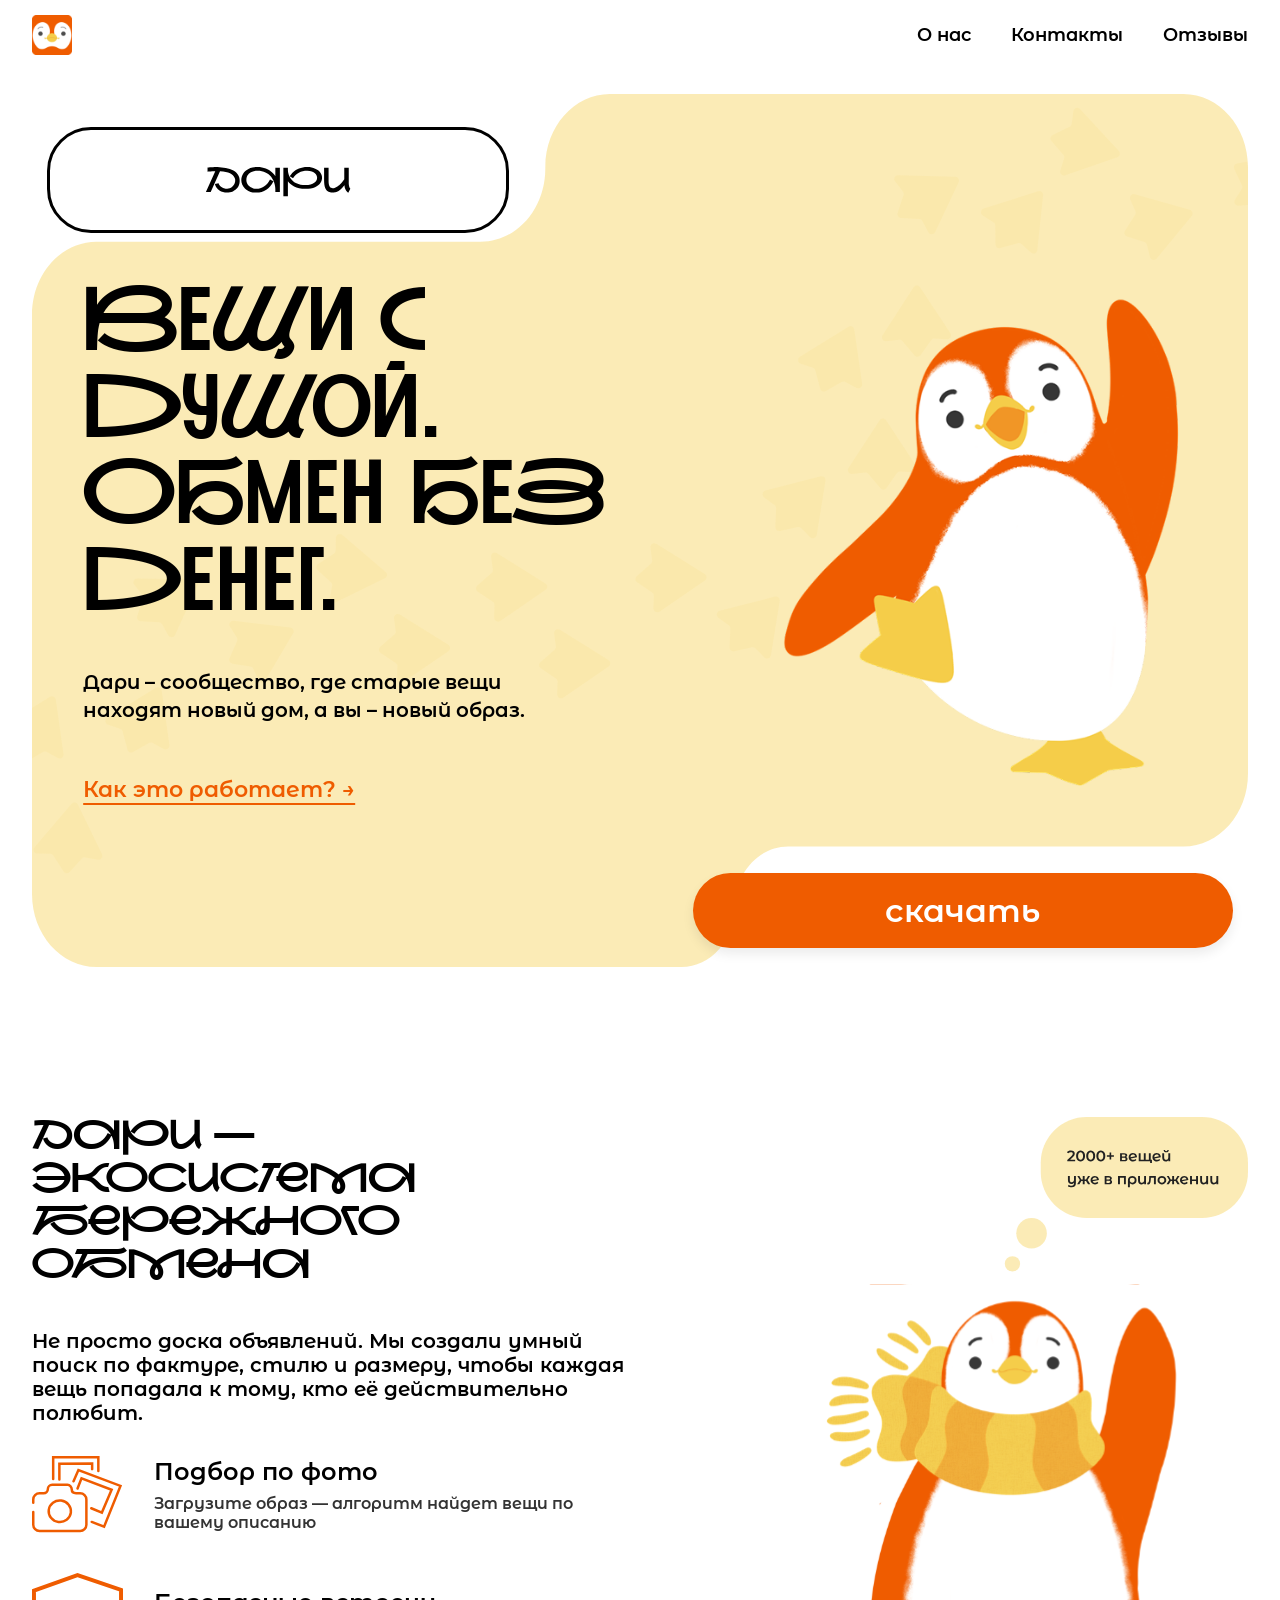
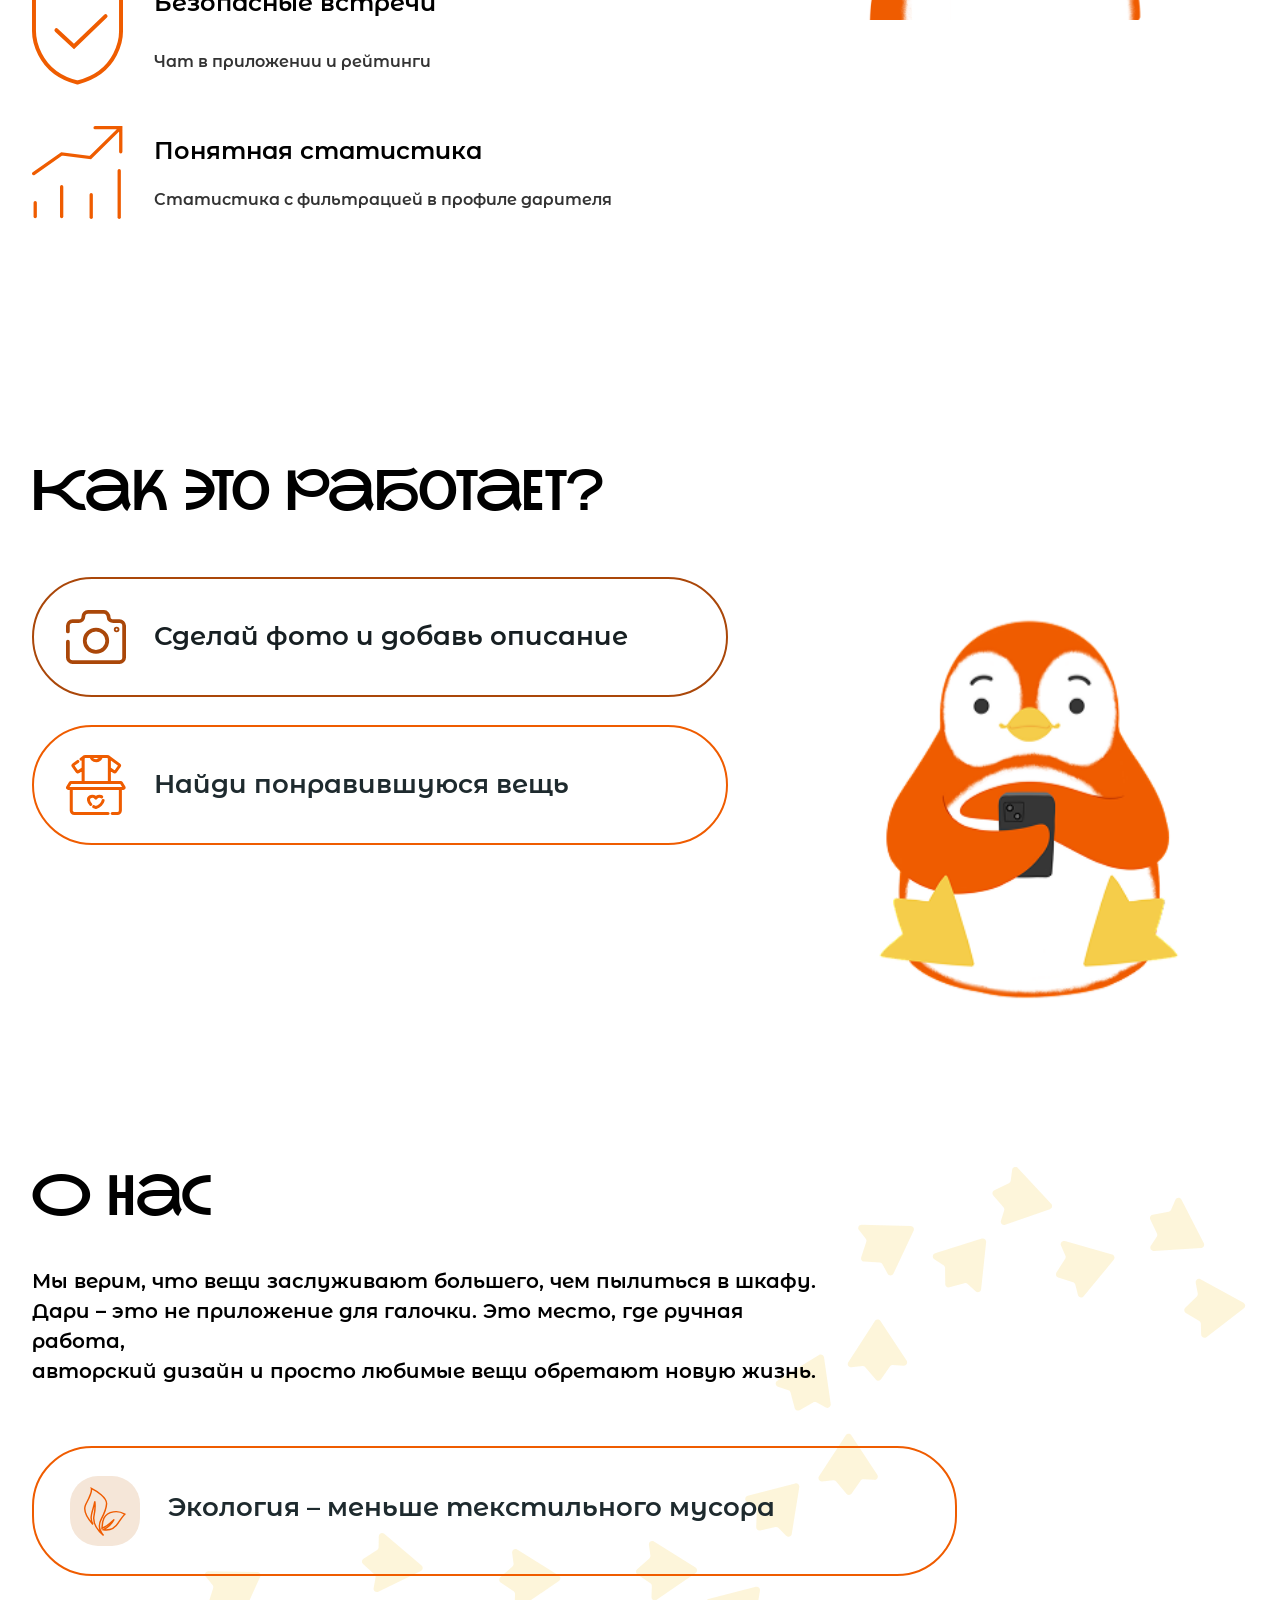
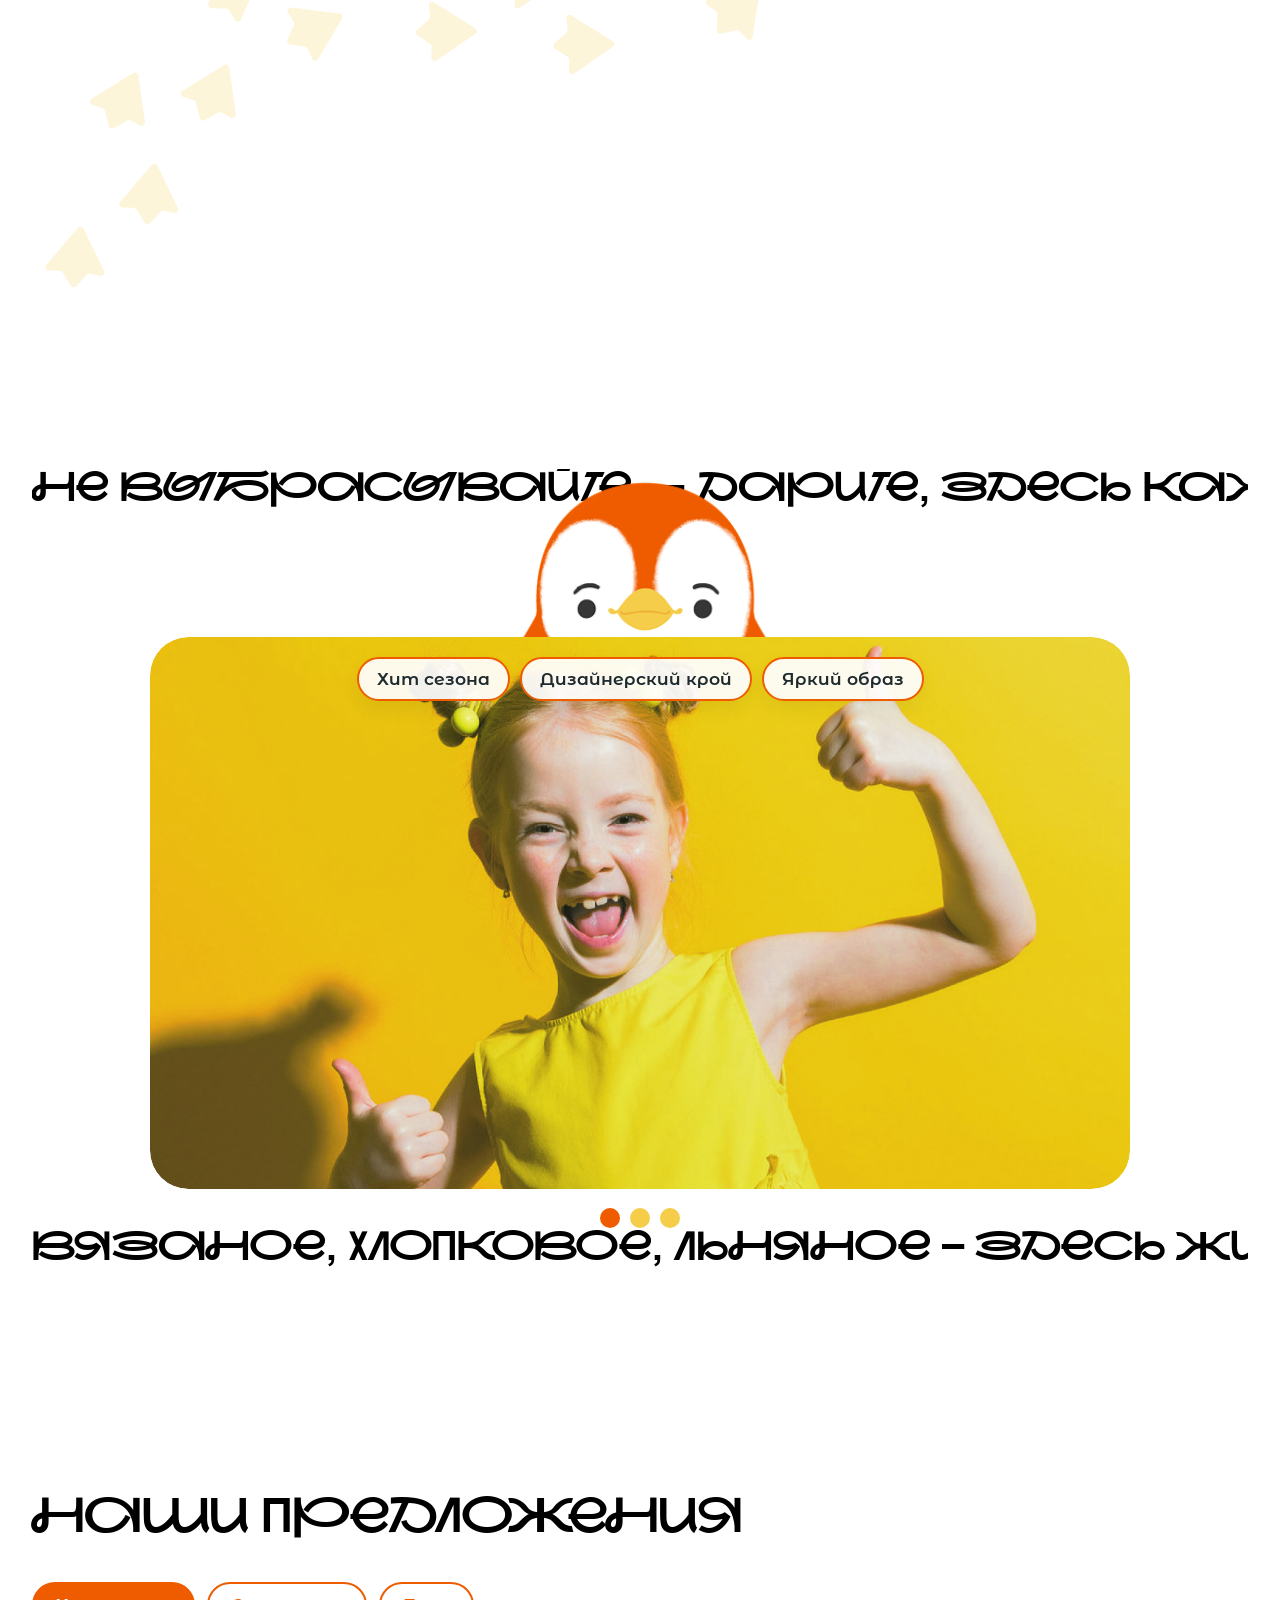
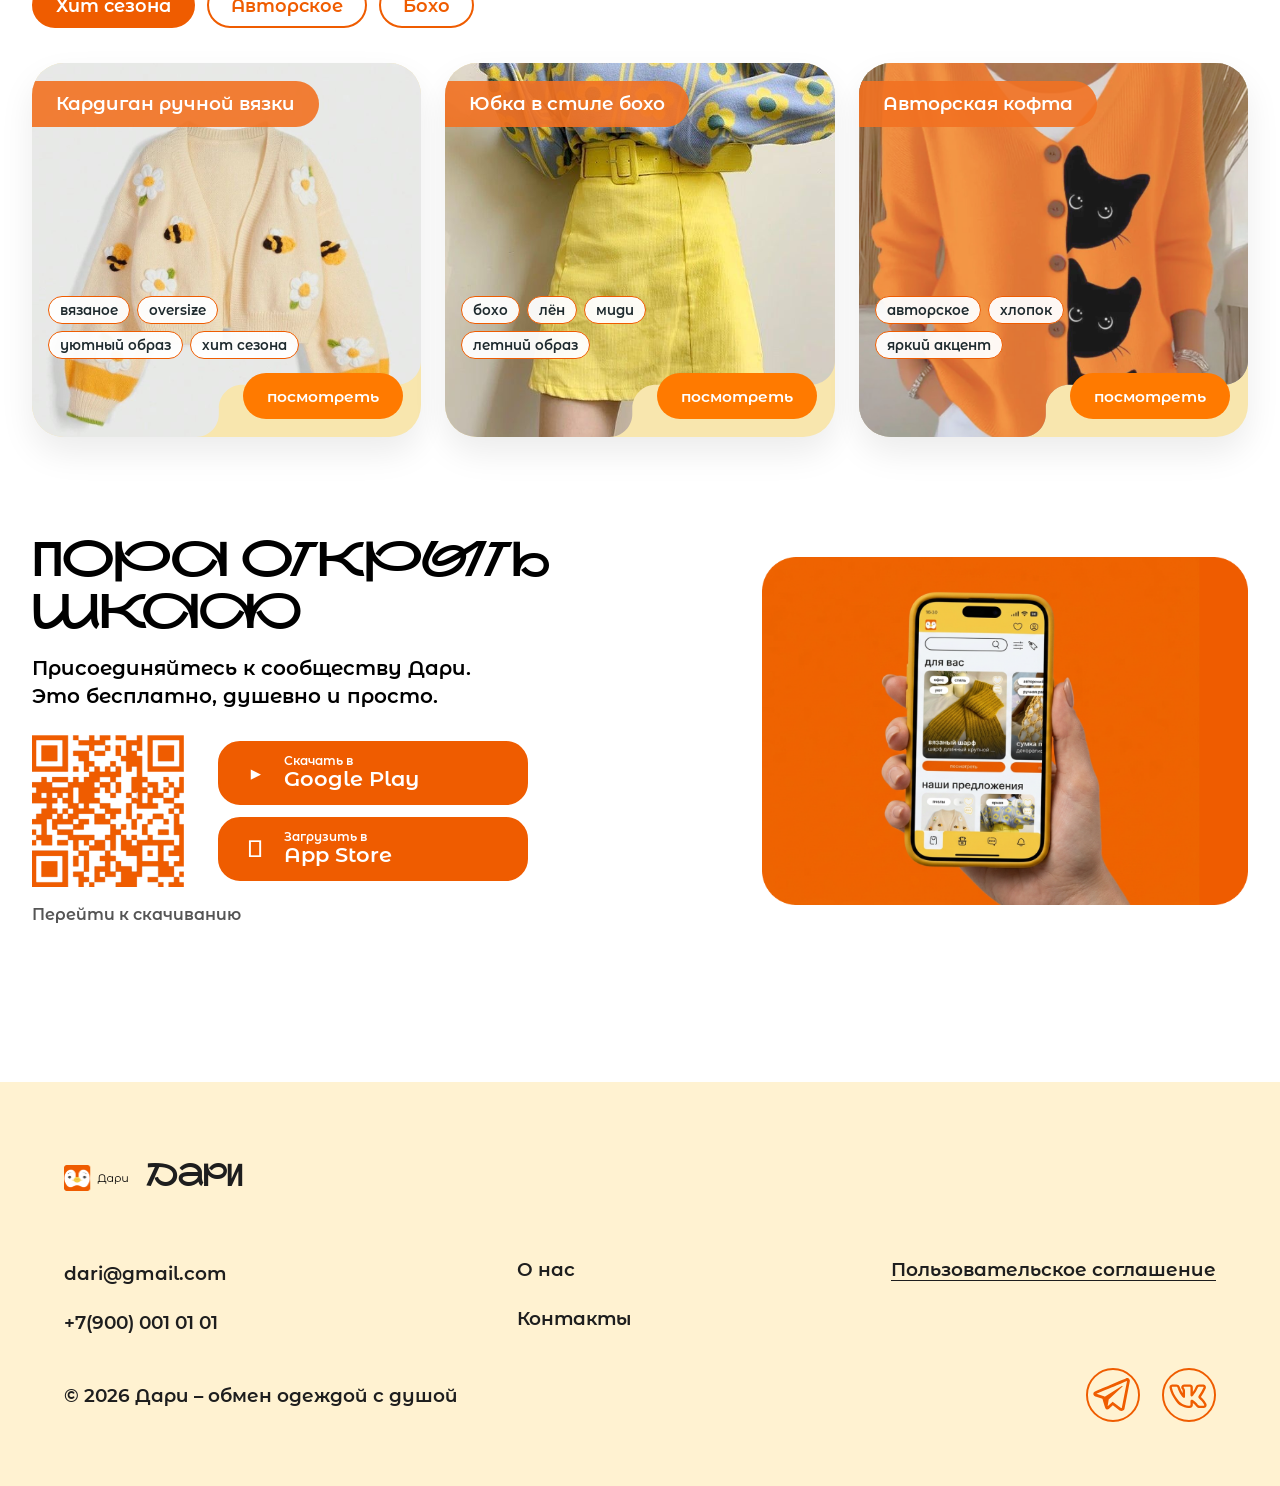
<file: index_final_footer_dari_tags_mobile_fixed.html>
<!DOCTYPE html>
<html lang="ru">
<head>
    <meta charset="UTF-8">
    <meta name="viewport" content="width=device-width, initial-scale=1.0">
    <title>Дари — Обмен одеждой с душой</title>
    <style>
        /* ===== БАЗОВЫЕ СТИЛИ ===== */
        * {
            margin: 0;
            padding: 0;
            box-sizing: border-box;
        }

        @import url('https://fonts.googleapis.com/css2?family=Roboto:wght@400;700&display=swap');

        @font-face {
            font-family: 'NauryzRedKeds';
            src: local('Nauryz Red Keds'), local('NauryzRedKeds'), url('./NauryzRedKeds.ttf') format('truetype');
        }

        @font-face {
            font-family: 'Montserrat';
            src: url('./MontserratAlternates-SemiBold.ttf') format('truetype');
            font-weight: 600;
            font-style: normal;
        }

        :root {
            --color-primary: #FF5A00;
            --color-text-dark: #000000;
            --color-white: #FFFFFF;
            --font-main: 'NauryzRedKeds', 'Roboto', sans-serif;
        }

        body {
            font-family: 'Montserrat', sans-serif;
            background-color: #ffffff;
            color: #000000;
            max-width: 1440px;
            margin: 0 auto;
            padding: 0 2%;
            overflow-x: hidden;
        }

        h1,
        h2,
        .marquee-text,
        .marquee-text-bottom,
        .custom-font,
        .title-handwritten,
        .how-title,
        .about-title,
        .catalog h2,
        .ad-text-block h2 {
            font-family: 'NauryzRedKeds', sans-serif !important;
            font-weight: normal !important;
        }

        a {
            text-decoration: none;
            color: inherit;
        }

        /* ===== УМЕНЬШЕННАЯ ШАПКА ===== */
        .header {
            display: flex;
            justify-content: space-between;
            align-items: center;
            padding: 15px 0;
            margin-bottom: 20px;
        }

        .header img {
            height: 40px;
            width: auto;
        }

        .nav-links {
            display: flex;
            gap: 40px;
            font-size: 18px;
            font-family: 'Montserrat', sans-serif;
            font-weight: 600;
        }

        .nav-links a:hover {
            color: #FF7A00;
        }

        /* ===== БЕГУЩАЯ СТРОКА ===== */
        .marquee-text,
        .marquee-text-bottom {
            font-size: 40px;
            text-transform: uppercase;
            margin-bottom: 4%;
            font-family: 'NauryzRedKeds', sans-serif;
            white-space: nowrap;
            overflow: hidden;
            display: flex;
        }

        .marquee-text span,
        .marquee-text-bottom span {
            display: inline-block;
            padding-right: 80px;
            animation: marqueeScroll 20s linear infinite;
        }

        @keyframes marqueeScroll {
            0% {
                transform: translateX(0);
            }
            100% {
                transform: translateX(-100%);
            }
        }

        /* ===== ГЕРОЙ-БЛОК (ОБЪЕДИНЁННЫЙ) ===== */
        .hero-screen {
            position: relative !important;
            max-width: 1600px !important;
            margin: 20px auto 80px !important;
            background-color: #F8E6AE !important;
            border-radius: 60px !important;
            overflow: visible !important;
            display: block !important;
            min-height: 640px;
            padding: 0;
        }

        /* паттерн лап */
        .paw-pattern {
            position: absolute;
            top: 0;
            left: 0;
            width: 100%;
            height: 100%;
            object-fit: cover;
            pointer-events: none;
            z-index: 0;
            border-radius: 60px;
        }

        /* внутренний контейнер */
        .hero-inner {
            position: relative;
            z-index: 2;
            padding: 20px 50px 50px 50px;
            display: flex;
            flex-direction: column;
            min-height: 640px;
            width: 100%;
        }

        /* плашка ДАРИ — строго по верхнему краю */
        .dari-overlap {
            position: relative;
            z-index: 20;
            margin-top: 0;
            margin-bottom: 16px;
            display: flex;
            justify-content: flex-start;
        }

        .dari-badge {
            display: inline-flex;
            align-items: center;
            justify-content: center;
            width: 520px;
            max-width: 100%;
            height: 85px;
            border: 2px solid #EF5C00;
            border-radius: 50px;
            background: #FFFBF5;
            font-family: 'NauryzRedKeds', 'Montserrat', cursive;
            font-size: 38px;
            font-weight: 700;
            color: #EF5C00;
            text-align: center;
            line-height: 85px;
        }

        .row-content {
            display: flex;
            justify-content: space-between;
            align-items: center;
            flex-wrap: wrap;
            gap: 30px;
            margin: 10px 0 20px;
            flex: 1;
        }

        .text-group {
            flex: 1;
            max-width: 600px;
        }

        .main-title {
            font-family: 'NauryzRedKeds', 'Montserrat', cursive;
            font-size: 68px;
            font-weight: 700;
            line-height: 1.15;
            color: #000000;
            margin: 20px 0 32px 0;
            text-align: left;
        }

        .description {
            font-family: 'Montserrat', sans-serif;
            font-size: 20px;
            font-weight: 500;
            line-height: 1.4;
            color: #000000;
            margin-bottom: 56px;
            text-align: left;
        }

        .how-link {
            font-family: 'Montserrat', sans-serif;
            font-size: 22px;
            font-weight: 600;
            color: #EF5C00;
            text-decoration: underline;
            text-underline-offset: 6px;
            cursor: pointer;
            background: none;
            border: none;
            padding: 0;
            transition: opacity 0.2s;
            text-align: left;
        }

        .how-link:hover {
            opacity: 0.7;
        }

        .penguin-wrapper {
            flex-shrink: 0;
            width: 380px;
            height: 450px;
        }

        .penguin-wrapper img {
            width: 100%;
            height: 100%;
            object-fit: contain;
            display: block;
        }

        /* кнопка скачать — строго по нижнему краю */
        .download-overlap {
            position: relative;
            z-index: 20;
            margin-top: 0;
            margin-bottom: -30px;
            display: flex;
            justify-content: flex-end;
        }

        .download-btn {
            width: 420px;
            max-width: 100%;
            height: 66px;
            background-color: #EF5C00;
            border: none;
            border-radius: 50px;
            font-family: 'Montserrat', sans-serif;
            font-size: 24px;
            font-weight: 700;
            color: white;
            cursor: pointer;
            text-align: center;
            line-height: 66px;
            display: inline-block;
            box-shadow: 0 6px 12px rgba(0,0,0,0.08);
            transition: all 0.2s ease;
        }

        .download-btn:hover {
            background-color: #ffffff;
            color: #FF7A00;
            border: 2px solid #FF7A00;
            transform: none;
        }

        .download-btn:active {
            background-color: #cc4f00;
            color: #ffffff;
            border-color: #cc4f00;
        }

        /* ===== ПСЕВДОЭЛЕМЕНТЫ ДЛЯ «ВРЕЗАНИЯ» С СОГЛАСОВАННЫМИ СКРУГЛЕНИЯМИ ===== */
        /* Левый верхний — под плашкой ДАРИ */
        .hero-screen::before {
            content: '';
            position: absolute;
            top: 0;
            left: -100px;
            width: 700px;
            height: 130px;
            border-radius: 60px 0 60px 0; /* top-left и bottom-right скруглены */
            background: #ffffff;
            z-index: 1;
            pointer-events: none;
        }

        /* Правый нижний — под кнопкой скачать */
        .hero-screen::after {
            content: '';
            position: absolute;
			
            bottom: 0;
            right: -100px;
            width: 600px;
            height: 100px;
            border-radius: 60px 60px 60px 0px; /* top-right и bottom-left скруглены */
            background: #ffffff;
            z-index: 1;
            pointer-events: none;
        }

        /* ===== ОСОБЕННОСТИ ===== */
        .features {
            display: flex;
            justify-content: space-between;
            align-items: flex-start;
            padding: 5% 0 10% 0;
            margin-bottom: 10%;
        }

        .features-text-block {
            width: 50%;
        }

        .features-text-block h2 {
            font-size: 40px;
            margin-bottom: 40px;
            text-transform: uppercase;
        }

        .features-text-block>p {
            font-size: 20px;
            margin-bottom: 5%;
        }

        .penguin_with_bubble {
            width: 35%;
            height: auto;
            flex-shrink: 0;
        }

        .features-list {
            display: flex;
            flex-direction: column;
            gap: 40px;
        }

        .features-list>div {
            display: grid;
            grid-template-columns: 15% 1fr;
            column-gap: 5%;
            row-gap: 5px;
            align-items: center;
        }

        .features-list>div img {
            grid-column: 1;
            grid-row: 1 / 3;
            width: 100%;
            height: auto;
        }

        .features-list>div h3 {
            grid-column: 2;
            grid-row: 1;
            font-size: 24px;
            margin: 0;
        }

        .features-list>div p {
            grid-column: 2;
            grid-row: 2;
            font-size: 16px;
            color: #333333;
            margin: 0;
        }

        /* ===== КАК ЭТО РАБОТАЕТ (КАРТОЧКИ STEP) ===== */
        .how-it-works {
            margin: 100px 0 140px;
            scroll-margin-top: 30px;
        }

        .how-title {
            font-size: 56px;
            margin-bottom: 48px;
            line-height: 1.2;
        }

        .steps-row {
            display: flex;
            justify-content: space-between;
            gap: 70px;
            align-items: flex-start;
            flex-wrap: wrap;
        }

        .steps-list {
            flex: 1;
            max-width: 790px;
        }

        .step-card {
            width: 100%;
            background: transparent;
            border: 2px solid #EF5C00;
            border-radius: 60px;
            padding: 28px 32px;
            margin-bottom: 28px;
            display: flex;
            align-items: center;
            gap: 28px;
            transition: all 0.8s cubic-bezier(0.2, 0.9, 0.4, 1.1);
            opacity: 1;
            filter: brightness(1);
        }

        .step-card.hidden-card {
            display: none;
        }

        .step-card.dimmed {
            opacity: 0.35;
            filter: grayscale(0.1) brightness(0.75);
            transition: all 0.8s ease;
        }

        .step-card:not(.hidden-card) {
            animation: fadeSlideUp 0.8s cubic-bezier(0.2, 0.9, 0.4, 1.1) forwards;
        }

        @keyframes fadeSlideUp {
            from {
                opacity: 0;
                transform: translateY(30px);
            }
            to {
                opacity: 1;
                transform: translateY(0);
            }
        }

        .step-icon {
            width: 60px;
            height: 60px;
            flex-shrink: 0;
            display: flex;
            align-items: center;
            justify-content: center;
        }

        .step-icon img {
            width: 100%;
            height: 100%;
            object-fit: contain;
        }

        .step-text {
            font-family: 'Montserrat', sans-serif;
            font-size: 26px;
            font-weight: 600;
            color: #1E2A2E;
            line-height: 1.3;
        }

        .steps-penguin {
            flex-shrink: 0;
            position: relative;
            width: 450px;
            height: 450px;
            display: flex;
            justify-content: center;
            align-items: center;
        }

        .dynamic-penguin {
            width: 100%;
            height: 100%;
            object-fit: contain;
            transition: transform 0.4s ease, opacity 0.3s ease;
        }

        /* ===== О НАС ===== */
        .about-block {
            margin: 100px 0 140px;
            position: relative;
            scroll-margin-top: 30px;
        }

        .about-paw-pattern {
            position: absolute;
            top: 0;
            left: 0;
            width: 100%;
            height: 100%;
            object-fit: cover;
            pointer-events: none;
            z-index: 0;
            border-radius: 60px;
            opacity: 0.5;
        }

        .about-title {
            font-size: 56px;
            margin-bottom: 32px;
            line-height: 1.2;
            position: relative;
            z-index: 2;
        }

        .about-text {
            font-family: 'Montserrat', sans-serif;
            font-size: 20px;
            font-weight: 500;
            color: #000000;
            line-height: 1.5;
            max-width: 800px;
            margin-bottom: 60px;
            position: relative;
            z-index: 2;
        }

        .about-cards-container {
            position: relative;
            z-index: 2;
            display: flex;
            flex-direction: column;
            gap: 28px;
        }

        .about-card {
            width: 925px;
            background: transparent;
            border: 2px solid #EF5C00;
            border-radius: 60px;
            padding: 28px 36px;
            display: flex;
            align-items: center;
            gap: 28px;
            transition: all 0.6s cubic-bezier(0.2, 0.9, 0.4, 1.1);
            opacity: 0;
            transform: translateY(30px);
        }

        .about-card.visible {
            opacity: 1;
            transform: translateY(0);
        }

        .about-card-left {
            align-self: flex-start;
        }

        .about-card-right {
            align-self: flex-end;
        }

        .about-card-icon {
            width: 70px;
            height: 70px;
            flex-shrink: 0;
            display: flex;
            align-items: center;
            justify-content: center;
            background: #F5E6D8;
            border-radius: 28px;
        }

        .about-card-icon img {
            width: 60%;
            height: auto;
            object-fit: contain;
        }

        .about-card-content {
            flex: 1;
        }

        .about-card-title {
            font-family: 'Montserrat', sans-serif;
            font-size: 26px;
            font-weight: 700;
            color: #1E2A2E;
            margin-bottom: 8px;
        }

        .about-card-desc {
            font-family: 'Montserrat', sans-serif;
            font-size: 18px;
            font-weight: 500;
            color: #2C2C2C;
            line-height: 1.4;
        }

        /* ===== СЛАЙДЕР ===== */
        .slider-section {
            padding: 3% 0;
            overflow: hidden;
            text-align: center;
            margin-bottom: 8%;
        }

        .slider-wrapper {
            position: relative;
            width: 70%;
            margin: 0 auto;
            padding-top: 5%;
        }

        .slider-penguin-bg {
            position: absolute;
            top: -12%;
            left: 50%;
            transform: translateX(-50%);
            width: 35%;
            height: auto;
            z-index: 1;
        }

        .slider-tags {
            position: absolute;
            top: 12%;
            left: 50%;
            transform: translateX(-50%);
            display: flex;
            justify-content: center;
            gap: 2%;
            width: 80%;
            z-index: 10;
        }

        .tag-img {
            width: 25%;
            height: auto;
            object-fit: contain;
            max-width: 180px;
        }

        .tag-img:nth-child(2) {
            max-width: 200px;
        }

        .slider-window {
            position: relative;
            overflow: hidden;
            border-radius: 40px;
            z-index: 2;
        }

        .slider-track {
            display: flex;
            transition: transform 0.4s ease-in-out;
        }

        .slide {
            min-width: 100%;
        }

        .slide img {
            width: 100%;
            aspect-ratio: 16 / 9;
            object-fit: cover;
            display: block;
            border-radius: 40px;
        }

        .slider-dots {
            display: flex;
            justify-content: center;
            gap: 1%;
            margin-top: 2%;
        }

        .dot {
            width: 20px !important;
            height: 20px !important;
            background-color: transparent !important;
            background-image: url('images/3tochki.svg') !important;
            background-size: contain !important;
            background-position: center !important;
            background-repeat: no-repeat !important;
            border-radius: 0 !important;
            cursor: pointer;
            transition: 0.3s;
        }

        .dot:hover {
            background-image: url('images/3tochki_hover.svg') !important;
        }
        .dot.active {
            background-image: url('images/3tochki_active.svg') !important;
        }

        /* ===== КАТАЛОГ ===== */
        .catalog {
            position: relative;
            z-index: 1;
            padding: 40px 0;
        }

        .catalog h2 {
            font-size: 48px;
            text-transform: uppercase;
            margin-bottom: 3%;
        }

        .catalog-tabs {
            display: flex;
            flex-wrap: wrap;
            gap: 20px;
            margin-bottom: 35px;
        }

        .catalog-tabs img {
            height: 55px !important;
            width: auto;
            cursor: pointer;
            transition: transform 0.2s;
        }

        .catalog-tabs img:hover {
            transform: scale(1.05);
        }

        .catalog-grid {
            display: flex;
            justify-content: space-between;
            gap: 20px;
            align-items: stretch;
            flex-wrap: wrap;
        }

        .catalog-card {
            width: calc(33.333% - 14px);
            position: relative;
        }

        .card-img-wrapper {
            position: relative;
            width: 100%;
            aspect-ratio: 1 / 1.05;
            border-radius: 30px;
            overflow: hidden;
            background-color: #f4f4f4;
        }

        .main-photo {
            width: 100%;
            height: 100%;
            object-fit: cover;
            display: block;
        }

        .tag-top {
            position: absolute;
            top: 20px;
            left: 0;
            width: 70%;
            height: auto;
            z-index: 2;
        }

        .tags-bottom {
            position: absolute;
            bottom: 80px;
            left: 15px;
            display: flex;
            flex-wrap: wrap;
            gap: 6px;
            width: 50%;
            z-index: 2;
        }

        .tags-bottom img {
            height: 24px;
            width: auto;
            object-fit: contain;
        }

        .btn-look,
        .btn-look-1,
        .btn-look-2,
        .btn-look-3 {
            position: absolute !important;
            bottom: 0px !important;
            right: 15px !important;
            width: auto !important;
            height: auto !important;
            max-height: 50px !important;
            max-width: 800px !important;
            padding: 12px 24px !important;
            font-size: 18px !important;
            border-radius: 30px !important;
            z-index: 5;
            background-color: #FF7A00;
            color: #fff;
            border: none;
            cursor: pointer;
            font-family: 'Montserrat', sans-serif !important;
            font-weight: 700;
            transition: all 0.2s ease;
        }

        .btn-look:hover,
        .btn-look-1:hover,
        .btn-look-2:hover,
        .btn-look-3:hover {
            background-color: #ffffff;
            color: #FF7A00;
            border: 2px solid #FF7A00;
            transform: none;
        }

        .btn-look:active,
        .btn-look-1:active,
        .btn-look-2:active,
        .btn-look-3:active {
            background-color: #cc4f00;
            color: #ffffff;
            border-color: #cc4f00;
        }

        /* ===== AD БЛОК ===== */
        .Ad {
            display: flex;
            justify-content: space-between;
            align-items: center;
            padding: 5% 0;
            margin-bottom: 5%;
        }

        .ad-text-block {
            width: 50%;
        }

        .ad-text-block h2 {
            font-size: 48px;
            text-transform: uppercase;
            margin-bottom: 2%;
        }

        .ad-subtitle {
            font-size: 20px;
            margin-bottom: 4%;
            line-height: 1.4;
        }

        .ad-download {
            display: flex;
            align-items: center;
            gap: 5%;
            margin-bottom: 3%;
        }

        .qr-code {
            width: 25%;
            height: auto;
            border-radius: 0;
        }

        .app-buttons {
            display: flex;
            flex-direction: column;
            gap: 15px;
            width: 40%;
        }

        .app-buttons img {
            width: 100%;
            height: auto;
        }

        .download-hint {
            font-size: 16px;
            color: #555;
        }

        .ad-image-block {
            width: 40%;
        }

        .ad-image-block img {
            width: 100%;
            display: block;
            height: auto;
        }

        /* ===== ФУТЕР ===== */
        .footer-wrapper {
            background-color: #FFF2D1;
            width: 100%;
            padding: 40px 0;
            margin-top: 8%;
        }

        .footer-content {
            max-width: 1200px;
            margin: 0 auto;
            padding: 0 5%;
            display: flex;
            flex-direction: column;
            align-items: flex-start;
            gap: 20px;
        }

        .footer-top {
            display: flex;
            align-items: center;
            gap: 30px;
            flex-wrap: wrap;
            padding-left: 20px;
        }

        .footer-logo img {
            height: 40px;
            width: auto;
        }

        .footer-socials {
            display: flex;
            gap: 15px;
            align-items: center;
        }

        .footer-socials a {
            width: 32px;
            height: 32px;
            display: flex;
            align-items: center;
            justify-content: center;
        }

        .footer-socials img {
            width: 100%;
            height: auto;
            transition: transform 0.2s;
        }

        .footer-socials img:hover {
            transform: scale(1.1);
        }

        .footer-bottom {
            display: flex;
            flex-wrap: wrap;
            gap: 100px;
            align-items: flex-start;
            font-family: 'Montserrat', sans-serif;
            font-size: 16px;
            color: #333;
            width: 100%;
        }

        .footer-bottom .col {
            display: flex;
            flex-direction: column;
            gap: 8px;
        }

        .footer-bottom .col-1 {
            align-items: flex-start;
        }

        .footer-bottom .col-2 {
            align-items: flex-start;
        }

        .footer-bottom .col-3 {
            align-items: flex-start;
            margin-left: auto;
        }

        .footer-bottom a,
        .footer-bottom p {
            margin: 0;
            color: #333;
            text-decoration: none;
            transition: color 0.2s;
        }

        .footer-bottom a:hover {
            color: #FF7A00;
        }

        .copyright {
            color: #666 !important;
            font-size: 14px !important;
            width: 100%;
            text-align: left;
            margin-top: 10px;
        }

        /* ===== ИНТЕРАКТИВНЫЕ КНОПКИ ===== */
        .interactive-btn,
        .interactive-icon {
            display: inline-block !important;
            background-size: contain !important;
            background-repeat: no-repeat !important;
            background-position: center !important;
            text-decoration: none !important;
        }

        .interactive-btn img,
        .interactive-icon img {
            opacity: 0 !important;
            display: block !important;
            width: 100% !important;
            height: auto !important;
        }

        .btn-gp {
            background-image: url('images/button2.svg') !important;
            width: 100%;
        }
        .btn-gp:hover {
            background-image: url('images/button2_hover.svg') !important;
        }
        .btn-gp:active {
            background-image: url('images/button2_active.svg') !important;
        }

        .icon-vk {
            background-image: url('images/o1_default.svg') !important;
            width: 100%;
        }
        .icon-vk:hover {
            background-image: url('images/o1_hover.svg') !important;
        }
        .icon-vk:active {
            background-image: url('images/o1_active.svg') !important;
        }

        .icon-tg {
            background-image: url('images/o2_default.svg') !important;
            width: 100%;
        }
        .icon-tg:hover {
            background-image: url('images/o2_hover.svg') !important;
        }
        .icon-tg:active {
            background-image: url('images/o2_active.svg') !important;
        }

        /* ===== АДАПТИВНОСТЬ ===== */
        @media (max-width: 1024px) {
            .catalog-card {
                width: calc(50% - 10px);
            }
            .hero-screen {
                margin: 20px 20px 60px !important;
                border-radius: 30px;
            }
            .hero-inner {
                padding: 20px 30px 40px;
            }
            .main-title {
                font-size: 52px;
            }
            .description {
                font-size: 18px;
                margin-bottom: 40px;
            }
            .penguin-wrapper {
                width: 300px;
                height: 350px;
            }
            .dari-badge {
                width: 400px;
                height: 75px;
                font-size: 32px;
                line-height: 75px;
            }
            .download-btn {
                width: 320px;
                height: 58px;
                font-size: 20px;
                line-height: 58px;
            }
            .about-card {
                width: 80%;
            }
            .slider-wrapper {
                width: 85%;
            }
            .features-list>div {
                grid-template-columns: 20% 1fr;
            }
            .steps-row {
                flex-direction: column;
                align-items: center;
            }
            .steps-penguin {
                width: 300px;
                height: 300px;
            }
            .step-text {
                font-size: 22px;
            }

            .hero-screen::before {
                left: 30px;
                width: 400px;
                height: 75px;
                border-radius: 30px 0 30px 0;
            }
            .hero-screen::after {
                right: 30px;
                width: 320px;
                height: 58px;
                border-radius: 0 30px 0 30px;
            }
        }

        @media (max-width: 768px) {
            body {
                padding: 0 4%;
            }

            .header {
                flex-direction: row;
                padding: 10px 0;
                flex-wrap: wrap;
                gap: 10px;
            }

            .header img {
                height: 32px;
            }

            .nav-links {
                gap: 20px;
                font-size: 15px;
            }

            .hero-screen {
                min-height: auto !important;
                padding: 0 !important;
                margin: 10px 0 40px !important;
                border-radius: 20px;
            }

            .hero-inner {
                padding: 20px 20px 30px;
                min-height: auto;
            }

            .dari-overlap {
                margin-top: 0;
                margin-bottom: 10px;
                justify-content: flex-start;
            }

            .dari-badge {
                width: auto;
                padding: 0 20px;
                height: 50px;
                font-size: 22px;
                line-height: 50px;
            }

            .row-content {
                flex-direction: column;
                align-items: flex-start;
                gap: 20px;
            }

            .text-group {
                max-width: 100%;
                text-align: left;
            }

            .main-title {
                font-size: 36px;
                margin: 15px 0 20px;
                text-align: left;
            }

            .description {
                font-size: 16px;
                margin-bottom: 30px;
                text-align: left;
            }

            .how-link {
                font-size: 18px;
                text-align: left;
                display: inline-block;
            }

            .penguin-wrapper {
                width: 240px;
                height: 280px;
                margin-top: 20px;
                align-self: center;
            }

            .download-overlap {
                justify-content: flex-end;
                margin-top: 0;
                margin-bottom: -15px;
            }

            .download-btn {
                width: auto;
                padding: 0 20px;
                height: 40px;
                font-size: 16px;
                line-height: 40px;
                border-radius: 30px;
            }

            .hero-screen::before,
            .hero-screen::after {
                display: none;
            }

            .features-text-block>p {
                font-size: 16px;
            }

            .steps-list {
                position: relative;
                height: 200px;
                display: block;
            }
            .step-card {
                position: absolute;
                top: 0;
                left: 0;
                width: 100%;
                opacity: 0;
                transition: opacity 0.8s ease;
                pointer-events: none;
                display: flex !important;
                margin-bottom: 0;
                padding: 20px;
                border-radius: 40px;
            }
            .step-card.hidden-card {
                opacity: 0;
                display: flex !important;
            }
            .step-card.dimmed {
                opacity: 0.3;
            }
            .step-card:not(.hidden-card):not(.dimmed) {
                opacity: 1;
                pointer-events: auto;
            }
            .step-card .step-icon {
                width: 50px;
                height: 50px;
            }
            .step-card .step-text {
                font-size: 18px;
            }

            .about-card-icon {
                width: 40px;
                height: 40px;
            }
            .about-card-title {
                font-size: 16px;
            }
            .about-card-desc {
                font-size: 14px;
            }
            .about-card {
                padding: 16px 20px;
                border-radius: 30px;
            }

            .slider-tags {
                display: none !important;
            }

            .catalog-card {
                width: 100%;
                margin-bottom: 20px;
            }
            .card-img-wrapper {
                aspect-ratio: 1 / 1.2;
            }
            .tag-top {
                width: 80% !important;
            }
            .tags-bottom {
                bottom: 60px;
            }
            .btn-look,
            .btn-look-1,
            .btn-look-2,
            .btn-look-3 {
                padding: 6px 12px !important;
                font-size: 12px !important;
                bottom: 10px !important;
                right: 10px !important;
                max-height: 30px !important;
            }

            .ad-download {
                flex-direction: row;
                align-items: center;
                gap: 15px;
                justify-content: center;
                flex-wrap: wrap;
            }
            .qr-code {
                width: 20%;
            }
            .app-buttons {
                width: 60%;
                flex-direction: row;
                flex-wrap: wrap;
                justify-content: center;
            }
            .app-buttons a {
                width: 45%;
            }

            .footer-top {
                flex-direction: column;
                align-items: flex-start;
                gap: 15px;
                padding-left: 0;
            }
            .footer-top .footer-socials {
                display: none;
            }

            .footer-bottom {
                flex-direction: column;
                align-items: flex-start;
                gap: 15px;
                flex-wrap: wrap;
            }
            .footer-bottom .col-3 {
                margin-left: 0;
                width: 100%;
            }
            .footer-bottom .footer-socials-mobile {
                display: flex;
                gap: 15px;
                margin-top: 10px;
                margin-bottom: 10px;
            }
            .footer-bottom .footer-socials-mobile a {
                width: 32px;
                height: 32px;
                display: flex;
                align-items: center;
                justify-content: center;
            }
            .footer-bottom .footer-socials-mobile img {
                width: 100%;
                height: auto;
                transition: transform 0.2s;
            }
            .footer-bottom .footer-socials-mobile img:hover {
                transform: scale(1.1);
            }

            .copyright {
                margin-top: 20px;
            }
        }

        @media (max-width: 640px) {
            .hero-screen {
                overflow: hidden !important;
                border-radius: 32px !important;
            }

            .hero-screen::before,
            .hero-screen::after {
                display: none !important;
            }
        }

        @media (max-width: 480px) {
            .header img {
                height: 28px;
            }
            .nav-links {
                gap: 12px;
                font-size: 13px;
            }
            .main-title {
                font-size: 28px;
            }
            .description {
                font-size: 14px;
            }
            .how-link {
                font-size: 16px;
            }
            .dari-badge {
                font-size: 20px;
                height: 44px;
                line-height: 44px;
                padding: 0 16px;
            }
            .download-btn {
                font-size: 14px;
                height: 36px;
                line-height: 36px;
                padding: 0 16px;
            }
            .penguin-wrapper {
                width: 180px;
                height: 220px;
            }
            .features-text-block h2 {
                font-size: 24px;
            }
            .how-title {
                font-size: 28px;
            }
            .about-title {
                font-size: 28px;
            }
            .catalog h2 {
                font-size: 24px;
            }
            .ad-text-block h2 {
                font-size: 24px;
            }
            .marquee-text,
            .marquee-text-bottom {
                font-size: 18px;
            }
            .slider-penguin-bg {
                width: 60%;
            }
            .slider-tags {
                display: none !important;
            }
            .slide img {
                aspect-ratio: 1 / 1;
            }
            .step-text {
                font-size: 16px;
            }
            .step-card {
                padding: 14px 16px;
                gap: 12px;
            }
            .step-icon {
                width: 40px;
                height: 40px;
            }
            .steps-penguin {
                width: 200px;
                height: 200px;
            }
            .about-card {
                padding: 12px 16px;
            }
            .about-card-icon {
                width: 32px;
                height: 32px;
            }
            .about-card-title {
                font-size: 14px;
            }
            .about-card-desc {
                font-size: 12px;
            }
            .qr-code {
                width: 30%;
            }
            .app-buttons {
                width: 65%;
            }
			/* ===== НОВЫЕ АДАПТИВНЫЕ МЕДИАЗАПРОСЫ (ПО ПРИМЕРУ) ===== */

@media (max-width: 1920px) {
    .hero-inner {
        padding-right: 150px;
        padding-left: 150px;
    }
    .penguin-wrapper img {
        width: 68vw;
    }
    .penguin-wrapper {
        width: auto;
    }
    .main-title {
        font-size: 116px;
    }
}

@media (max-width: 1440px) {
    .hero-inner {
        padding-right: 150px;
        padding-left: 150px;
    }
    .penguin-wrapper {
        width: auto;
    }
    .main-title {
        font-size: 80px;
    }
    .catalog-card {
        width: 80%;
    }
}

@media (max-width: 1194px) {
    .hero-inner {
        padding-right: 50px;
        padding-left: 50px;
    }
    .penguin-wrapper img {
        width: 100%;
        height: 100%;
    }
    .qr-code {
        width: 70%;
    }
    .app-buttons a {
        width: 70%;
    }
    .ad-text-block {
        width: 100%;
    }
    .catalog-card {
        width: 100%;
    }
    .features-text-block {
        width: 100%;
    }
}

@media (max-width: 834px) {
    .hero-inner {
        padding-right: 20px;
        padding-left: 20px;
    }
    .main-title {
        font-size: 50px;
    }
    .penguin-wrapper {
        width: 100%;
        text-align: center;
    }
    .penguin-wrapper img {
        display: inline-block;
    }
    .features {
        flex-direction: column;
        align-items: center;
    }
    .features-text-block {
        width: 100%;
    }
    .penguin_with_bubble {
        width: 100%;
        max-width: 300px;
        margin-top: 30px;
    }
    .Ad {
        flex-direction: column;
        align-items: center;
    }
    .ad-text-block {
        width: 100%;
        text-align: center;
    }
    .ad-image-block {
        width: 100%;
        max-width: 400px;
        margin-top: 30px;
    }
    .catalog-grid {
        flex-direction: column;
        align-items: center;
    }
    .catalog-card {
        width: 100%;
        max-width: 400px;
    }
    .steps-row {
        flex-direction: column;
        align-items: center;
    }
    .steps-list {
        width: 100%;
        height: auto;
        position: relative;
    }
    /* Показываем все шаги, убираем анимацию переключения */
    .step-card {
        position: relative;
        opacity: 1 !important;
        transform: none !important;
        margin-bottom: 20px;
        display: flex !important;
        pointer-events: auto !important;
    }
    .step-card.hidden-card {
        display: flex !important;
        opacity: 1 !important;
    }
    .step-card.dimmed {
        opacity: 1 !important;
        filter: none !important;
    }
    .steps-penguin {
        width: 250px;
        height: 250px;
    }
    .about-cards-container {
        width: 100%;
    }
    .about-card {
        width: 100%;
        max-width: 100%;
        align-self: center;
    }
    .slider-wrapper {
        width: 100%;
    }
    .slider-penguin-bg {
        width: 50%;
    }
    .slider-tags {
        display: none;
    }
    .slide {
        grid-template-columns: auto;
    }
    .marquee-text,
    .marquee-text-bottom {
        font-size: 30px;
    }
    .dari-badge {
        font-size: 28px;
        height: 60px;
        line-height: 60px;
        padding: 0 24px;
        width: auto;
    }
    .download-btn {
        width: auto;
        padding: 0 30px;
        height: 50px;
        font-size: 20px;
        line-height: 50px;
    }
    .hero-screen::before,
    .hero-screen::after {
        display: none;
    }
    .how-title {
        font-size: 40px;
    }
    .about-title {
        font-size: 40px;
    }
    .catalog h2 {
        font-size: 40px;
    }
    .ad-text-block h2 {
        font-size: 40px;
    }
}

@media (max-width: 480px) {
    .header img {
        height: 28px;
    }
    .nav-links {
        gap: 12px;
        font-size: 13px;
    }
    .main-title {
        font-size: 28px;
    }
    .description {
        font-size: 14px;
    }
    .how-link {
        font-size: 16px;
    }
    .dari-badge {
        font-size: 20px;
        height: 44px;
        line-height: 44px;
        padding: 0 16px;
    }
    .download-btn {
        font-size: 14px;
        height: 36px;
        line-height: 36px;
        padding: 0 16px;
    }
    .penguin-wrapper {
        width: 180px;
        height: 220px;
    }
    .features-text-block h2 {
        font-size: 24px;
    }
    .how-title {
        font-size: 28px;
    }
    .about-title {
        font-size: 28px;
    }
    .catalog h2 {
        font-size: 24px;
    }
    .ad-text-block h2 {
        font-size: 24px;
    }
    .marquee-text,
    .marquee-text-bottom {
        font-size: 18px;
    }
    .slider-penguin-bg {
        width: 60%;
    }
    .slider-tags {
        display: none !important;
    }
    .slide img {
        aspect-ratio: 1 / 1;
    }
    .step-text {
        font-size: 16px;
    }
    .step-card {
        padding: 14px 16px;
        gap: 12px;
    }
    .step-icon {
        width: 40px;
        height: 40px;
    }
    .steps-penguin {
        width: 200px;
        height: 200px;
    }
    .about-card {
        padding: 12px 16px;
    }
    .about-card-icon {
        width: 32px;
        height: 32px;
    }
    .about-card-title {
        font-size: 14px;
    }
    .about-card-desc {
        font-size: 12px;
    }
    .qr-code {
        width: 30%;
    }
    .app-buttons {
        width: 65%;
    }
}
        }

        /* ===== ДОРАБОТКА: HERO / КАРТОЧКИ / АДАПТИВ / ФУТЕР ===== */
        html {
            scroll-behavior: smooth;
            overflow-x: hidden;
        }

        body {
            width: 100%;
            max-width: 1440px;
            min-width: 320px;
            padding-left: clamp(16px, 2.5vw, 32px);
            padding-right: clamp(16px, 2.5vw, 32px);
        }

        .header {
            gap: 20px;
        }

        /* Hero: возвращена фигурная форма из макета — с мягкими округлыми вырезами под логотип и кнопку */
        .hero-screen {
            margin: clamp(14px, 2vw, 24px) auto clamp(60px, 7vw, 100px) !important;
            min-height: auto !important;
            border-radius: clamp(44px, 5.2vw, 72px) !important;
            overflow: visible !important;
            isolation: isolate;
            box-shadow: none !important;
        }

        .hero-screen::before,
        .hero-screen::after {
            content: '' !important;
            position: absolute !important;
            display: block !important;
            background: #ffffff !important;
            z-index: 1 !important;
            pointer-events: none !important;
        }

        .hero-screen::before {
            top: -2px !important;
            left: -2px !important;
            width: min(650px, 52%) !important;
            height: clamp(104px, 10vw, 154px) !important;
            border-radius: 0 0 clamp(44px, 5vw, 72px) 0 !important;
        }

        .hero-screen::after {
            right: -2px !important;
            bottom: -2px !important;
            width: min(520px, 40%) !important;
            height: clamp(96px, 8vw, 132px) !important;
            border-radius: clamp(44px, 5vw, 72px) 0 0 0 !important;
        }

        .paw-pattern {
            border-radius: inherit !important;
            opacity: 0.62;
        }

        .hero-inner {
            min-height: auto !important;
            padding: clamp(20px, 4vw, 56px) !important;
        }

        .dari-overlap {
            margin-bottom: clamp(18px, 3vw, 34px) !important;
        }

        .dari-badge {
            width: min(640px, 100%) !important;
            height: clamp(70px, 7vw, 108px) !important;
            border-radius: 999px !important;
            font-size: clamp(38px, 5vw, 62px) !important;
            line-height: 1 !important;
            background: rgba(255, 251, 245, 0.96) !important;
        }

        .row-content {
            flex-wrap: nowrap !important;
            align-items: center !important;
            gap: clamp(24px, 5vw, 72px) !important;
            margin: 0 !important;
        }

        .text-group {
            max-width: 720px !important;
            min-width: 0;
        }

        .main-title {
            font-size: clamp(48px, 6.9vw, 102px) !important;
            line-height: 0.98 !important;
            margin: 0 0 clamp(22px, 3vw, 38px) !important;
        }

        .description {
            font-size: clamp(16px, 1.55vw, 22px) !important;
            max-width: 560px;
            margin-bottom: clamp(28px, 4vw, 52px) !important;
        }

        .penguin-wrapper {
            width: min(34vw, 430px) !important;
            height: auto !important;
            aspect-ratio: 497 / 590;
            align-self: center;
        }

        .download-overlap {
            justify-content: flex-end !important;
            margin-top: clamp(20px, 3vw, 40px) !important;
            margin-bottom: 0 !important;
        }

        .download-btn {
            width: min(540px, 100%) !important;
            height: clamp(64px, 5.8vw, 82px) !important;
            line-height: 1 !important;
            display: inline-flex !important;
            align-items: center;
            justify-content: center;
            border-radius: 999px !important;
            font-size: clamp(22px, 2.5vw, 32px) !important;
        }

        /* Slider: теги теперь версткой и не улетают на мобильных */
        .slider-wrapper {
            width: min(980px, 100%) !important;
            padding-top: clamp(50px, 6vw, 82px) !important;
        }

        .slider-tags {
            top: clamp(16px, 7%, 54px) !important;
            left: 50% !important;
            width: min(92%, 760px) !important;
            transform: translateX(-50%) !important;
            display: flex !important;
            justify-content: center;
            align-items: center;
            flex-wrap: wrap;
            gap: 10px !important;
            z-index: 5 !important;
            pointer-events: none;
        }

        .slider-tag,
        .catalog-tab,
        .product-title,
        .product-tags span {
            font-family: 'Montserrat', sans-serif;
            font-weight: 600;
        }

        .slider-tag {
            display: inline-flex;
            align-items: center;
            justify-content: center;
            min-height: 44px;
            padding: 10px 18px;
            border: 2px solid #EF5C00;
            border-radius: 999px;
            background: rgba(255, 255, 255, 0.92);
            color: #1E2A2E;
            font-size: clamp(13px, 1.35vw, 18px);
            line-height: 1;
            white-space: nowrap;
            box-shadow: 0 8px 20px rgba(0, 0, 0, 0.06);
        }

        .slide img,
        .slider-window {
            border-radius: clamp(24px, 3vw, 40px) !important;
        }

        /* Каталог: карточки собраны версткой, а не набором картинок-плашек */
        .catalog-tabs {
            gap: 12px !important;
        }

        .catalog-tab {
            min-height: 46px;
            padding: 0 22px;
            border: 2px solid #EF5C00;
            border-radius: 999px;
            background: #FFFFFF;
            color: #EF5C00;
            cursor: pointer;
            font-size: clamp(14px, 1.4vw, 18px);
            transition: background-color 0.2s ease, color 0.2s ease, transform 0.2s ease;
        }

        .catalog-tab:hover,
        .catalog-tab.is-active {
            background: #EF5C00;
            color: #FFFFFF;
        }

        .catalog-tab:hover {
            transform: translateY(-2px);
        }

        .catalog-grid {
            display: grid !important;
            grid-template-columns: repeat(3, minmax(0, 1fr));
            gap: clamp(16px, 2vw, 24px) !important;
            align-items: stretch;
            transition: opacity 0.2s ease;
        }

        .catalog-card {
            width: auto !important;
            min-width: 0;
        }

        .card-img-wrapper {
            aspect-ratio: 520 / 500 !important;
            border-radius: 32px !important;
            overflow: hidden;
            background: #F8E6AE !important;
            box-shadow: 0 16px 34px rgba(0, 0, 0, 0.08);
        }

        .main-photo {
            object-fit: cover !important;
            position: absolute;
            inset: 0;
            z-index: 1;
        }

        .catalog-card-info {
            position: absolute;
            inset: 0;
            z-index: 2;
            pointer-events: none;
        }

        .product-title {
            position: absolute !important;
            top: 18px !important;
            left: 0 !important;
            width: auto !important;
            max-width: calc(100% - 24px);
            min-height: 46px;
            display: inline-flex;
            align-items: center;
            padding: 0 24px;
            border-radius: 0 999px 999px 0;
            background: rgba(242, 114, 34, 0.9);
            color: #FFFFFF;
            font-size: clamp(15px, 1.45vw, 21px);
            line-height: 1.15;
            z-index: 2;
        }

        .product-tags {
            position: absolute !important;
            left: 16px !important;
            bottom: 78px !important;
            width: min(72%, 270px) !important;
            display: flex !important;
            flex-wrap: wrap;
            gap: 7px !important;
            z-index: 2;
        }

        .product-tags span {
            display: inline-flex;
            align-items: center;
            min-height: 28px;
            padding: 5px 11px;
            border: 1.5px solid #EF5C00;
            border-radius: 999px;
            background: rgba(255, 255, 255, 0.94);
            color: #1E2A2E;
            font-size: clamp(11px, 1.05vw, 14px);
            line-height: 1;
            white-space: nowrap;
        }

        .btn-look,
        .btn-look-1,
        .btn-look-2,
        .btn-look-3 {
            bottom: 18px !important;
            right: 18px !important;
            min-height: 46px !important;
            max-height: none !important;
            padding: 0 22px !important;
            border: 2px solid transparent !important;
            border-radius: 999px !important;
            font-size: clamp(14px, 1.2vw, 18px) !important;
        }

        /* Кнопки скачивания — версткой вместо картинок */
        .ad-download {
            align-items: center !important;
            gap: clamp(18px, 3vw, 34px) !important;
        }

        .app-buttons {
            width: min(310px, 100%) !important;
            gap: 12px !important;
        }

        .store-button {
            display: flex;
            align-items: center;
            gap: 12px;
            min-height: 64px;
            width: 100%;
            padding: 10px 18px;
            border-radius: 22px;
            background: #EF5C00;
            color: #FFFFFF;
            border: 2px solid #EF5C00;
            transition: background-color 0.2s ease, color 0.2s ease, transform 0.2s ease;
        }

        .store-button:hover {
            background: #FFFFFF;
            color: #EF5C00;
            transform: translateY(-2px);
        }

        .store-icon {
            width: 34px;
            min-width: 34px;
            height: 34px;
            display: inline-flex;
            align-items: center;
            justify-content: center;
            font-size: 24px;
            line-height: 1;
        }

        .store-text {
            display: flex;
            flex-direction: column;
            line-height: 1.05;
        }

        .store-text span {
            font-size: 12px;
            font-weight: 500;
        }

        .store-text strong {
            font-size: 21px;
            font-weight: 700;
        }

        /* Футер: full-width фон и стабильная сетка */
        .footer-wrapper {
            width: 100vw !important;
            margin-left: calc(50% - 50vw) !important;
            margin-right: calc(50% - 50vw) !important;
            margin-top: clamp(54px, 7vw, 96px) !important;
            padding: clamp(32px, 5vw, 56px) clamp(16px, 2.5vw, 32px) !important;
        }

        .footer-content {
            width: min(1200px, 100%) !important;
            padding: 0 !important;
            gap: 28px !important;
        }

        .footer-top {
            width: 100%;
            justify-content: space-between;
            padding-left: 0 !important;
        }

        .footer-bottom {
            display: grid !important;
            grid-template-columns: 1.1fr 0.8fr 1.35fr;
            gap: clamp(20px, 5vw, 80px) !important;
            align-items: start;
        }

        .footer-bottom .col-3 {
            margin-left: 0 !important;
        }

        .copyright {
            grid-column: 1 / -1;
            margin-top: 6px !important;
        }

        .footer-socials-mobile {
            display: none;
        }

        @media (max-width: 1024px) {
            .row-content {
                gap: 28px !important;
            }

            .penguin-wrapper {
                width: min(36vw, 330px) !important;
            }

            .catalog-grid {
                grid-template-columns: repeat(2, minmax(0, 1fr));
            }
        }

        @media (max-width: 768px) {
            body {
                padding-left: 16px !important;
                padding-right: 16px !important;
            }

            .header {
                align-items: flex-start;
            }

            .nav-links {
                gap: 14px !important;
                font-size: 14px !important;
                flex-wrap: wrap;
                justify-content: flex-end;
            }

            .hero-inner {
                padding: 20px !important;
            }

            .row-content {
                flex-direction: column !important;
                align-items: flex-start !important;
            }

            .main-title {
                font-size: clamp(40px, 12vw, 58px) !important;
            }

            .description br {
                display: none;
            }

            .penguin-wrapper {
                width: min(72vw, 290px) !important;
                margin: 0 auto !important;
            }

            .download-overlap {
                justify-content: stretch !important;
            }

            .download-btn {
                width: 100% !important;
            }

            .features,
            .Ad {
                flex-direction: column !important;
                align-items: stretch !important;
                gap: 30px;
            }

            .features-text-block,
            .ad-text-block,
            .ad-image-block {
                width: 100% !important;
            }

            .features-list>div {
                grid-template-columns: 56px 1fr !important;
            }

            .steps-list {
                height: auto !important;
            }

            .step-card,
            .step-card.hidden-card,
            .step-card.dimmed {
                position: relative !important;
                opacity: 1 !important;
                display: flex !important;
                filter: none !important;
                transform: none !important;
                pointer-events: auto !important;
                margin-bottom: 16px !important;
            }

            .about-card {
                width: 100% !important;
                align-self: stretch !important;
            }

            .slider-wrapper {
                padding-top: 0 !important;
            }

            .slider-penguin-bg {
                position: relative !important;
                top: auto !important;
                left: auto !important;
                transform: none !important;
                width: min(56vw, 240px) !important;
                margin: 0 auto -20px;
                display: block;
            }

            .slider-tags {
                position: relative !important;
                top: auto !important;
                left: auto !important;
                transform: none !important;
                width: 100% !important;
                margin: 0 auto 12px !important;
                padding: 0 !important;
                display: flex !important;
            }

            .slider-tag {
                min-height: 36px;
                padding: 8px 12px;
            }

            .slide img {
                aspect-ratio: 4 / 5 !important;
            }

            .catalog-grid {
                grid-template-columns: 1fr !important;
                max-width: 520px;
                margin: 0 auto;
            }

            .catalog-tabs {
                justify-content: center;
            }

            .product-title {
                min-height: 42px;
                font-size: 15px;
                padding: 0 18px;
            }

            .product-tags {
                bottom: 70px !important;
                width: min(78%, 300px) !important;
            }

            .ad-download {
                justify-content: center;
                flex-wrap: wrap;
            }

            .qr-code {
                width: min(150px, 42vw) !important;
            }

            .app-buttons {
                width: min(330px, 100%) !important;
            }

            .footer-top .footer-socials {
                display: none !important;
            }

            .footer-bottom {
                grid-template-columns: 1fr !important;
                gap: 16px !important;
            }

            .footer-socials-mobile {
                display: flex !important;
                gap: 12px;
                margin-top: 10px;
            }
        }

        @media (max-width: 640px) {
            .hero-screen {
                overflow: hidden !important;
                border-radius: 32px !important;
            }

            .hero-screen::before,
            .hero-screen::after {
                display: none !important;
            }
        }

        @media (max-width: 480px) {
            .header {
                flex-direction: column !important;
            }

            .nav-links {
                justify-content: flex-start !important;
            }

            .hero-screen {
                border-radius: 28px !important;
            }

            .hero-inner {
                padding: 18px !important;
            }

            .dari-badge {
                width: 100% !important;
                height: 62px !important;
                font-size: 34px !important;
            }

            .main-title {
                font-size: clamp(36px, 13.5vw, 48px) !important;
            }

            .how-link {
                font-size: 16px !important;
            }

            .catalog h2,
            .ad-text-block h2,
            .how-title,
            .about-title,
            .features-text-block h2 {
                font-size: 30px !important;
            }

            .card-img-wrapper {
                border-radius: 26px !important;
            }

            .product-tags span {
                font-size: 11px;
            }

            .btn-look,
            .btn-look-1,
            .btn-look-2,
            .btn-look-3 {
                left: 16px !important;
                right: 16px !important;
                width: auto !important;
            }

            .store-button {
                min-height: 58px;
                border-radius: 18px;
            }
        }

    

        /* ===== HERO SVG BACKGROUND FROM CLIENT ===== */
        .hero-screen {
            background: transparent !important;
            border-radius: 0 !important;
            overflow: visible !important;
            isolation: isolate;
        }

        .hero-screen::before,
        .hero-screen::after {
            display: none !important;
            content: none !important;
        }

        .hero-shape {
            position: absolute;
            inset: 0;
            width: 100%;
            height: 100%;
            display: block;
            object-fit: fill;
            z-index: 0;
            pointer-events: none;
        }

        .paw-pattern {
            position: absolute !important;
            inset: 0 !important;
            width: 100% !important;
            height: 100% !important;
            object-fit: cover !important;
            z-index: 1 !important;
            opacity: 0.55 !important;
            border-radius: 0 !important;
            -webkit-mask-image: url('images/hero_bg.svg');
            -webkit-mask-repeat: no-repeat;
            -webkit-mask-size: 100% 100%;
            -webkit-mask-position: center;
            mask-image: url('images/hero_bg.svg');
            mask-repeat: no-repeat;
            mask-size: 100% 100%;
            mask-position: center;
        }

        .hero-inner {
            position: relative !important;
            z-index: 2 !important;
        }

        @media (max-width: 640px) {
            .hero-screen {
                background: rgba(245, 205, 73, 0.4) !important;
                border-radius: 32px !important;
                overflow: hidden !important;
            }
            .hero-shape {
                display: none !important;
            }
            .paw-pattern {
                -webkit-mask: none !important;
                mask: none !important;
                border-radius: 32px !important;
            }
        }


        /* ===== FINAL RESTORE: DARI SVG + SLIDER TAGS ===== */
        .dari-overlap {
            position: relative !important;
            z-index: 30 !important;
        }

        .dari-badge {
            width: 462px !important;
            max-width: 100% !important;
            height: auto !important;
            padding: 0 !important;
            border: 0 !important;
            border-radius: 0 !important;
            background: transparent !important;
            box-shadow: none !important;
            line-height: 0 !important;
            display: block !important;
            overflow: visible !important;
        }

        .dari-badge-svg {
            display: block !important;
            width: 100% !important;
            height: auto !important;
        }

        .slider-tags {
            position: absolute !important;
            top: clamp(96px, 14%, 130px) !important;
            left: 50% !important;
            transform: translateX(-50%) !important;
            width: min(92%, 760px) !important;
            display: flex !important;
            justify-content: center !important;
            align-items: center !important;
            flex-wrap: wrap !important;
            gap: 10px !important;
            z-index: 20 !important;
            pointer-events: none !important;
            margin: 0 !important;
            padding: 0 !important;
        }

        .slider-tag {
            display: inline-flex !important;
            align-items: center !important;
            justify-content: center !important;
            min-height: 44px !important;
            padding: 10px 18px !important;
            border: 2px solid #EF5C00 !important;
            border-radius: 999px !important;
            background: rgba(255, 255, 255, 0.92) !important;
            color: #1E2A2E !important;
            font-family: 'Montserrat', sans-serif !important;
            font-size: clamp(13px, 1.35vw, 18px) !important;
            font-weight: 600 !important;
            line-height: 1 !important;
            white-space: nowrap !important;
            box-shadow: 0 8px 20px rgba(0, 0, 0, 0.06) !important;
        }

        @media (min-width: 769px) {
            .dari-overlap {
                transform: translate(-36px, -18px) !important;
            }

            .slider-tags {
                top: clamp(96px, 14%, 130px) !important;
            }
        }

        @media (max-width: 1024px) {
            .slider-tags {
                top: clamp(74px, 13%, 108px) !important;
            }
        }

        @media (max-width: 768px) and (min-width: 481px) {
            .dari-overlap {
                transform: translate(-12px, -8px) !important;
            }

            .dari-badge {
                width: min(462px, 92vw) !important;
            }

            .slider-tags {
                top: clamp(56px, 11%, 82px) !important;
                width: min(94%, 640px) !important;
                gap: 8px !important;
                display: flex !important;
            }

            .slider-tag {
                min-height: 40px !important;
                padding: 8px 16px !important;
                font-size: clamp(12px, 2vw, 16px) !important;
            }
        }

        @media (max-width: 480px) {
            .dari-overlap {
                transform: translateY(-4px) !important;
            }

            .dari-badge {
                width: min(462px, 100%) !important;
            }

            .slider-tags {
                top: clamp(42px, 10%, 64px) !important;
                width: min(96%, 420px) !important;
                gap: 6px !important;
                display: flex !important;
            }

            .slider-tag {
                min-height: 36px !important;
                padding: 7px 12px !important;
                font-size: 12px !important;
            }
        }


        /* ===== FINAL: DARI SVG + SLIDER TAGS + FOOTER ===== */
        .dari-overlap {
            position: relative !important;
            z-index: 30 !important;
        }

        .dari-badge {
            width: 462px !important;
            max-width: 100% !important;
            height: auto !important;
            padding: 0 !important;
            border: 0 !important;
            border-radius: 0 !important;
            background: transparent !important;
            box-shadow: none !important;
            line-height: 0 !important;
            display: block !important;
            overflow: visible !important;
        }

        .dari-badge-svg {
            display: block !important;
            width: 100% !important;
            height: auto !important;
        }

        .slider-tags {
            position: absolute !important;
            top: clamp(96px, 14%, 130px) !important;
            left: 50% !important;
            transform: translateX(-50%) !important;
            width: min(92%, 760px) !important;
            display: flex !important;
            justify-content: center !important;
            align-items: center !important;
            flex-wrap: wrap !important;
            gap: 10px !important;
            z-index: 20 !important;
            pointer-events: none !important;
            margin: 0 !important;
            padding: 0 !important;
        }

        .slider-tag {
            display: inline-flex !important;
            align-items: center !important;
            justify-content: center !important;
            min-height: 44px !important;
            padding: 10px 18px !important;
            border: 2px solid #EF5C00 !important;
            border-radius: 999px !important;
            background: rgba(255, 255, 255, 0.92) !important;
            color: #1E2A2E !important;
            font-family: 'Montserrat', sans-serif !important;
            font-size: clamp(13px, 1.35vw, 18px) !important;
            font-weight: 600 !important;
            line-height: 1 !important;
            white-space: nowrap !important;
            box-shadow: 0 8px 20px rgba(0, 0, 0, 0.06) !important;
        }

        .footer-wrapper {
            width: 100vw !important;
            margin-left: calc(50% - 50vw) !important;
            margin-right: calc(50% - 50vw) !important;
            margin-top: 8% !important;
            padding: clamp(54px, 5vw, 72px) 0 clamp(52px, 5vw, 72px) !important;
            background: #FFF2D1 !important;
        }

        .footer-content.footer-custom {
            width: min(100%, 1440px) !important;
            max-width: 1440px !important;
            margin: 0 auto !important;
            padding: 0 clamp(28px, 5vw, 80px) !important;
            display: grid !important;
            grid-template-columns: minmax(260px, 1fr) minmax(180px, 0.7fr) minmax(320px, 1fr) !important;
            grid-template-areas:
                "brand nav policy"
                "contacts nav policy"
                "copyright copyright socials" !important;
            column-gap: clamp(50px, 8vw, 140px) !important;
            row-gap: 34px !important;
            align-items: start !important;
            font-family: 'Montserrat', sans-serif !important;
            color: #1E1E1E !important;
        }

        .footer-brand {
            grid-area: brand !important;
            display: flex !important;
            align-items: center !important;
            gap: 18px !important;
        }

        .footer-brand img {
            width: 64px !important;
            height: 64px !important;
            object-fit: contain !important;
            display: block !important;
            flex: 0 0 64px !important;
        }

        .footer-brand span {
            font-family: 'NauryzRedKeds', 'Montserrat', sans-serif !important;
            font-size: clamp(28px, 2.4vw, 38px) !important;
            line-height: 1 !important;
            color: #1E1E1E !important;
        }

        .footer-contacts {
            grid-area: contacts !important;
            display: flex !important;
            flex-direction: column !important;
            gap: 26px !important;
            padding-top: 18px !important;
        }

        .footer-nav {
            grid-area: nav !important;
            display: flex !important;
            flex-direction: column !important;
            gap: 26px !important;
            padding-top: 112px !important;
        }

        .footer-policy {
            grid-area: policy !important;
            justify-self: end !important;
            padding-top: 112px !important;
            text-decoration: underline !important;
            text-underline-offset: 4px !important;
        }

        .footer-socials.footer-socials-final {
            grid-area: socials !important;
            justify-self: end !important;
            align-self: end !important;
            display: flex !important;
            gap: 22px !important;
            align-items: center !important;
            margin: 0 !important;
            padding: 0 !important;
        }

        .footer-socials.footer-socials-final a {
            width: 54px !important;
            height: 54px !important;
            display: flex !important;
            align-items: center !important;
            justify-content: center !important;
            flex: 0 0 54px !important;
            background-size: contain !important;
            background-repeat: no-repeat !important;
            background-position: center !important;
        }

        .footer-socials.footer-socials-final img {
            width: 54px !important;
            height: 54px !important;
            display: block !important;
        }

        .footer-contact,
        .footer-nav a,
        .footer-policy,
        .footer-wrapper .copyright {
            font-family: 'Montserrat', sans-serif !important;
            font-size: clamp(18px, 1.45vw, 24px) !important;
            font-weight: 600 !important;
            line-height: 1.25 !important;
            color: #1E1E1E !important;
            text-decoration-color: currentColor !important;
        }

        .footer-wrapper .copyright {
            grid-area: copyright !important;
            width: auto !important;
            margin: 16px 0 0 !important;
            padding: 0 !important;
            color: #1E1E1E !important;
            text-align: left !important;
        }

        @media (min-width: 769px) {
            .dari-overlap {
                transform: translate(-36px, -18px) !important;
            }

            .slider-tags {
                top: clamp(96px, 14%, 130px) !important;
            }
        }

        @media (max-width: 1024px) {
            .slider-tags {
                top: clamp(74px, 13%, 108px) !important;
            }

            .footer-content.footer-custom {
                grid-template-columns: 1fr 1fr !important;
                grid-template-areas:
                    "brand policy"
                    "contacts nav"
                    "copyright socials" !important;
                column-gap: 40px !important;
            }

            .footer-nav,
            .footer-policy {
                padding-top: 20px !important;
            }
        }

        @media (max-width: 768px) and (min-width: 481px) {
            .dari-overlap {
                transform: translate(-12px, -8px) !important;
            }

            .dari-badge {
                width: min(462px, 92vw) !important;
            }

            .slider-tags {
                top: clamp(56px, 11%, 82px) !important;
                width: min(94%, 640px) !important;
                gap: 8px !important;
                display: flex !important;
            }

            .slider-tag {
                min-height: 40px !important;
                padding: 8px 16px !important;
                font-size: clamp(12px, 2vw, 16px) !important;
            }
        }

        @media (max-width: 640px) {
            .footer-content.footer-custom {
                grid-template-columns: 1fr !important;
                grid-template-areas:
                    "brand"
                    "contacts"
                    "nav"
                    "policy"
                    "socials"
                    "copyright" !important;
                row-gap: 22px !important;
            }

            .footer-policy,
            .footer-socials.footer-socials-final {
                justify-self: start !important;
            }

            .footer-nav,
            .footer-policy,
            .footer-contacts {
                padding-top: 0 !important;
            }
        }

        @media (max-width: 480px) {
            .dari-overlap {
                transform: translateY(-4px) !important;
            }

            .dari-badge {
                width: min(462px, 100%) !important;
            }

            .slider-tags {
                top: clamp(42px, 10%, 64px) !important;
                width: min(96%, 420px) !important;
                gap: 6px !important;
                display: flex !important;
            }

            .slider-tag {
                min-height: 36px !important;
                padding: 7px 12px !important;
                font-size: 12px !important;
            }

            .footer-brand img,
            .footer-socials.footer-socials-final a,
            .footer-socials.footer-socials-final img {
                width: 48px !important;
                height: 48px !important;
                flex-basis: 48px !important;
            }
        }


        /* ===== FINAL DOWNLOAD POSITION FIX ===== */
        @media (min-width: 769px) {
            .download-overlap {
                transform: translate(36px, 32px) !important;
            }
        }

        @media (max-width: 768px) and (min-width: 481px) {
            .download-overlap {
                transform: translate(12px, 16px) !important;
            }
        }

        @media (max-width: 480px) {
            .download-overlap {
                transform: translateY(6px) !important;
            }
        }


        /* ===== FINAL MOBILE SLIDER FIX ===== */
        @media (max-width: 640px) {
            .slider-section {
                overflow: hidden !important;
            }

            .slider-wrapper {
                position: relative !important;
                width: 100% !important;
                padding-top: 0 !important;
                overflow: visible !important;
            }

            .slider-penguin-bg {
                position: relative !important;
                top: auto !important;
                left: auto !important;
                transform: none !important;
                z-index: 1 !important;
                width: min(56vw, 240px) !important;
                margin: 0 auto -22px !important;
                display: block !important;
            }

            .slider-window {
                position: relative !important;
                z-index: 2 !important;
                overflow: hidden !important;
                border-radius: 28px !important;
            }

            .slider-tags {
                position: absolute !important;
                top: calc(min(56vw, 240px) - 4px) !important;
                left: 50% !important;
                transform: translateX(-50%) !important;
                width: min(92vw, 420px) !important;
                max-width: calc(100% - 24px) !important;
                margin: 0 !important;
                padding: 0 !important;
                display: flex !important;
                justify-content: center !important;
                align-items: center !important;
                flex-wrap: wrap !important;
                gap: 6px !important;
                z-index: 15 !important;
                pointer-events: none !important;
            }

            .slider-tag {
                min-height: 34px !important;
                padding: 7px 12px !important;
                border: 2px solid #EF5C00 !important;
                border-radius: 999px !important;
                background: rgba(255, 255, 255, 0.96) !important;
                color: #1E2A2E !important;
                font-size: 12px !important;
                line-height: 1 !important;
                white-space: nowrap !important;
                box-shadow: 0 8px 18px rgba(0, 0, 0, 0.08) !important;
            }

            .slider-dots {
                position: relative !important;
                z-index: 3 !important;
                margin-top: 14px !important;
                margin-bottom: 18px !important;
            }

            .marquee-text,
            .marquee-text-bottom {
                width: 100% !important;
                overflow: hidden !important;
            }

            .marquee-text-bottom {
                margin-top: 6px !important;
                margin-bottom: 0 !important;
            }
        }

        @media (max-width: 380px) {
            .slider-tags {
                top: calc(min(56vw, 240px) - 2px) !important;
                gap: 5px !important;
            }

            .slider-tag {
                min-height: 32px !important;
                padding: 6px 9px !important;
                font-size: 11.5px !important;
            }
        }

    </style>
</head>
<body>
    <!-- ===== ШАПКА ===== -->
    <header class="header">
        <img src="images/icon1.svg" alt="Логотип Дари">
        <nav class="nav-links">
            <a href="#aboutBlock">О нас</a>
            <a href="#footer">Контакты</a>
            <a href="#sliderSection">Отзывы</a>
        </nav>
    </header>

    <!-- ===== ГЕРОЙ-БЛОК ===== -->
    <section class="hero-screen">
        <img class="hero-shape" src="images/hero_bg.svg" alt="" aria-hidden="true">
        <img class="paw-pattern" src="images/1.svg" alt="паттерн лап">
        <div class="hero-inner">
            <div class="dari-overlap">
                <div class="dari-badge" aria-label="ДАРИ">
                    <svg class="dari-badge-svg" width="462" height="106" viewBox="0 0 462 106" fill="none" xmlns="http://www.w3.org/2000/svg" role="img" aria-hidden="true">
                        <rect x="1.5" y="1.5" width="459" height="103" rx="42.5" stroke="black" stroke-width="3"/>
                        <path d="M160.542 40.5293C160.907 40.485 161.367 40.4408 161.92 40.3965C162.473 40.3411 163.093 40.2913 163.779 40.2471C164.465 40.2028 165.213 40.1696 166.021 40.1475C166.84 40.1143 167.697 40.0977 168.594 40.0977C169.844 40.0977 171.156 40.1364 172.528 40.2139C173.912 40.2913 175.301 40.4297 176.695 40.6289C178.09 40.8171 179.462 41.0827 180.812 41.4258C182.174 41.7578 183.458 42.1895 184.664 42.7207C185.882 43.2409 186.999 43.8662 188.018 44.5967C189.036 45.3271 189.905 46.1849 190.624 47.1699C191.343 48.1439 191.864 49.1953 192.185 50.3242C192.517 51.4531 192.683 52.6152 192.683 53.8105C192.683 54.1094 192.672 54.4137 192.649 54.7236C192.583 55.9189 192.362 57.0202 191.985 58.0273C191.609 59.0345 191.117 59.9421 190.508 60.75C189.91 61.5469 189.213 62.2497 188.416 62.8584C187.63 63.4671 186.778 63.9762 185.859 64.3857C184.941 64.7952 183.978 65.0996 182.971 65.2988C181.964 65.5091 180.951 65.6143 179.933 65.6143C178.604 65.6143 177.299 65.4372 176.015 65.083C174.731 64.7399 173.541 64.2142 172.445 63.5059C171.361 62.7975 170.414 61.9121 169.606 60.8496C168.81 59.776 168.229 58.5254 167.863 57.0977L171.582 56.1514C171.759 56.8376 172.03 57.4574 172.396 58.0107C172.761 58.5531 173.187 59.0345 173.674 59.4551C174.161 59.8757 174.687 60.2354 175.251 60.5342C175.815 60.8219 176.38 61.0599 176.944 61.248C177.52 61.4251 178.079 61.5579 178.621 61.6465C179.163 61.735 179.65 61.7793 180.082 61.7793C181.001 61.7793 181.875 61.6188 182.705 61.2979C183.535 60.9769 184.288 60.5452 184.963 60.0029C185.649 59.4606 186.236 58.8242 186.723 58.0938C187.221 57.3522 187.586 56.5885 187.818 55.8027C188.062 55.0169 188.184 54.2367 188.184 53.4619C188.184 53.3734 188.173 53.0911 188.15 52.6152C188.139 52.1283 187.946 51.4697 187.569 50.6396C187.193 49.7985 186.634 49.0072 185.893 48.2656C185.151 47.513 184.188 46.849 183.004 46.2734C181.831 45.6979 180.42 45.2331 178.771 44.8789C177.121 44.5247 175.207 44.3255 173.026 44.2812L163.696 65H158.898L168.262 44.2148C167.553 44.2148 166.828 44.2314 166.087 44.2646C165.345 44.2979 164.632 44.3421 163.945 44.3975C163.259 44.4417 162.617 44.4915 162.02 44.5469C161.433 44.6022 160.94 44.652 160.542 44.6963V40.5293ZM232.875 40.6621V65H228.343V62.6426C228.343 61.4694 228.249 60.3073 228.061 59.1562C227.883 58.0052 227.607 56.8763 227.23 55.7695C227.153 55.526 227.026 55.1719 226.849 54.707C226.672 54.2311 226.434 53.6943 226.135 53.0967C225.836 52.488 225.465 51.8405 225.022 51.1543C224.58 50.457 224.043 49.7708 223.412 49.0957C222.792 48.4095 222.073 47.751 221.254 47.1201C220.435 46.4893 219.494 45.9359 218.432 45.46C217.369 44.973 216.179 44.5856 214.862 44.2979C213.556 44.0101 212.101 43.8662 210.496 43.8662C209.102 43.8662 207.856 43.988 206.761 44.2314C205.676 44.4639 204.724 44.7904 203.905 45.2109C203.086 45.6204 202.389 46.1074 201.813 46.6719C201.249 47.2363 200.79 47.8506 200.436 48.5146C200.081 49.1787 199.821 49.876 199.655 50.6064C199.489 51.3369 199.395 52.0729 199.373 52.8145C199.373 52.8587 199.373 52.8975 199.373 52.9307C199.373 53.5726 199.456 54.2367 199.622 54.9229C199.788 55.609 200.054 56.2842 200.419 56.9482C200.784 57.6123 201.243 58.2376 201.797 58.8242C202.35 59.4108 203.003 59.9255 203.756 60.3682C204.508 60.7998 205.361 61.1429 206.312 61.3975C207.264 61.652 208.316 61.7793 209.467 61.7793C210.762 61.7793 212.04 61.5967 213.302 61.2314C214.575 60.8662 215.792 60.3073 216.954 59.5547C218.127 58.791 219.229 57.8226 220.258 56.6494C221.287 55.4762 222.206 54.0872 223.014 52.4824L226.45 54.209C224.558 57.972 222.173 60.8164 219.295 62.7422C216.417 64.6569 213.125 65.6143 209.417 65.6143C209.107 65.6143 208.714 65.6143 208.238 65.6143C207.762 65.6143 207.226 65.5811 206.628 65.5146C206.03 65.4593 205.383 65.3542 204.686 65.1992C203.988 65.0443 203.263 64.8118 202.511 64.502C201.758 64.1921 200.989 63.7936 200.203 63.3066C199.428 62.8086 198.665 62.1888 197.912 61.4473C196.706 60.263 195.798 58.946 195.189 57.4961C194.592 56.0462 194.293 54.541 194.293 52.9805C194.293 52.903 194.293 52.82 194.293 52.7314C194.315 51.7132 194.476 50.695 194.774 49.6768C195.084 48.6475 195.533 47.6624 196.119 46.7217C196.717 45.7809 197.458 44.9066 198.344 44.0986C199.229 43.2796 200.27 42.5713 201.465 41.9736C202.66 41.376 204.005 40.9056 205.499 40.5625C207.004 40.2194 208.67 40.0479 210.496 40.0479C212.112 40.0479 213.606 40.1751 214.979 40.4297C216.362 40.6732 217.635 41.0107 218.797 41.4424C219.959 41.874 221.021 42.3831 221.984 42.9697C222.947 43.5563 223.822 44.1927 224.607 44.8789C225.393 45.554 226.09 46.2624 226.699 47.0039C227.319 47.7344 227.867 48.4704 228.343 49.2119V40.6621H232.875ZM260.317 40.0312C261.834 40.0312 263.25 40.1751 264.567 40.4629C265.884 40.7396 267.085 41.127 268.17 41.625C269.266 42.112 270.24 42.693 271.092 43.3682C271.944 44.0433 272.663 44.7793 273.25 45.5762C273.837 46.362 274.279 47.1921 274.578 48.0664C274.888 48.9297 275.043 49.804 275.043 50.6895C275.043 51.597 274.905 52.5046 274.628 53.4121C274.362 54.3197 273.942 55.1885 273.366 56.0186C272.802 56.8376 272.077 57.6068 271.191 58.3262C270.317 59.0345 269.26 59.6488 268.021 60.1689C266.792 60.6891 265.381 61.0986 263.787 61.3975C262.204 61.6963 260.423 61.8457 258.441 61.8457C256.073 61.8457 253.953 61.6243 252.083 61.1816C250.224 60.7279 248.58 60.1413 247.152 59.4219C245.736 58.6914 244.513 57.8724 243.483 56.9648C242.465 56.0573 241.602 55.1387 240.894 54.209V69.2666H236.378V40.6621H240.894V42.6377C240.894 43.8994 241.021 45.0449 241.275 46.0742C241.53 47.1035 241.812 47.9889 242.122 48.7305C242.443 49.472 242.736 50.0586 243.002 50.4902C243.268 50.9108 243.417 51.1432 243.45 51.1875C246.516 55.7363 251.513 58.0107 258.441 58.0107C260.411 58.0107 262.127 57.806 263.588 57.3965C265.049 56.987 266.261 56.4447 267.224 55.7695C268.198 55.0833 268.923 54.3031 269.398 53.4287C269.874 52.5433 270.112 51.6302 270.112 50.6895C270.112 49.9479 269.935 49.1787 269.581 48.3818C269.238 47.5739 268.679 46.8379 267.904 46.1738C267.13 45.4987 266.117 44.9453 264.866 44.5137C263.627 44.082 262.11 43.8662 260.317 43.8662C257.075 43.8662 254.263 44.4915 251.884 45.7422C249.504 46.9818 247.551 48.8522 246.023 51.3535L242.753 49.3447C243.185 48.6364 243.694 47.917 244.28 47.1865C244.867 46.445 245.536 45.7311 246.289 45.0449C247.042 44.3477 247.888 43.7002 248.829 43.1025C249.781 42.4938 250.832 41.9626 251.983 41.5088C253.146 41.055 254.418 40.6953 255.802 40.4297C257.185 40.1641 258.69 40.0312 260.317 40.0312ZM301.755 55.2881C301.744 55.4984 301.738 55.7142 301.738 55.9355C301.738 56.3783 301.766 56.8874 301.821 57.4629C301.877 58.0273 301.971 58.6139 302.104 59.2227C302.247 59.8203 302.424 60.3405 302.635 60.7832C302.845 61.2148 303.083 61.5026 303.349 61.6465L301.273 65.6309C300.786 65.3763 300.316 65.0055 299.862 64.5186C299.409 64.0205 299.005 63.4505 298.65 62.8086C298.307 62.1556 298.031 61.4473 297.82 60.6836C297.621 59.9089 297.521 59.1175 297.521 58.3096C297.355 58.4867 297.118 58.7578 296.808 59.123C296.509 59.4883 296.149 59.8978 295.729 60.3516C295.319 60.7943 294.849 61.2646 294.317 61.7627C293.786 62.2497 293.205 62.7201 292.574 63.1738C291.954 63.6276 291.279 64.0426 290.549 64.4189C289.829 64.7842 289.071 65.0609 288.274 65.249C287.942 65.3376 287.549 65.4095 287.096 65.4648C286.653 65.5202 286.172 65.5479 285.651 65.5479C285.131 65.5479 284.589 65.5091 284.024 65.4316C283.46 65.3542 282.901 65.2103 282.348 65C281.794 64.8008 281.257 64.5352 280.737 64.2031C280.228 63.86 279.758 63.4339 279.326 62.9248C278.895 62.4046 278.518 61.7848 278.197 61.0654C277.887 60.346 277.66 59.5104 277.517 58.5586C277.395 57.7617 277.301 56.987 277.234 56.2344C277.179 55.4707 277.14 54.79 277.118 54.1924C277.096 53.6611 277.085 53.152 277.085 52.665V40.6621H281.584V54.209C281.584 55.515 281.689 56.6162 281.899 57.5127C282.121 58.4092 282.414 59.1341 282.779 59.6875C283.156 60.2298 283.593 60.6227 284.091 60.8662C284.6 61.0986 285.142 61.2148 285.718 61.2148C286.315 61.2148 286.935 61.1097 287.577 60.8994C288.23 60.6781 288.872 60.3903 289.503 60.0361C290.134 59.682 290.743 59.278 291.329 58.8242C291.927 58.3704 292.464 57.9111 292.939 57.4463C294.046 56.3727 294.943 55.3932 295.629 54.5078C296.326 53.6113 296.868 52.8532 297.256 52.2334V40.6621H301.755V55.2881Z" fill="black"/>
                    </svg>
                </div>
            </div>
            <div class="row-content">
                <div class="text-group">
                    <h1 class="main-title">Вещи с душой.<br>Обмен без денег.</h1>
                    <div class="description">Дари – сообщество, где старые вещи <br>находят новый дом, а вы – новый образ.</div>
                    <button class="how-link" id="howItWorksBtn">Как это работает? →</button>
                </div>
                <div class="penguin-wrapper">
                    <img src="images/ping_start.png" alt="пингвин">
                </div>
            </div>
            <div class="download-overlap">
                <button class="download-btn" id="downloadAppBtn">скачать</button>
            </div>
        </div>
    </section>

    <!-- ===== ОСОБЕННОСТИ ===== -->
    <section class="features">
        <div class="features-text-block">
            <h2>Дари — экосистема бережного обмена</h2>
            <p>Не просто доска объявлений. Мы создали умный поиск по фактуре, стилю и размеру, чтобы каждая вещь попадала к тому, кто её действительно полюбит.</p>
            <div class="features-list">
                <div class="feature-item1">
                    <img src="images/image_photo.svg" alt="Камера">
                    <h3>Подбор по фото</h3>
                    <p>Загрузите образ — алгоритм найдет вещи по вашему описанию</p>
                </div>
                <div class="feature-item2">
                    <img src="images/image_sheild.svg" alt="Камера">
                    <h3>Безопасные встречи</h3>
                    <p>Чат в приложении и рейтинги</p>
                </div>
                <div class="feature-item3">
                    <img src="images/image_graphic.svg" alt="Камера">
                    <h3>Понятная статистика</h3>
                    <p>Статистика с фильтрацией в профиле дарителя</p>
                </div>
            </div>
        </div>
        <img src="images/ping.svg" alt="Пингвин в шарфе" class="penguin_with_bubble">
    </section>

    <!-- ===== КАК ЭТО РАБОТАЕТ ===== -->
    <div class="how-it-works" id="howItWorksSection">
        <h2 class="how-title" id="howTitle">Как это работает?</h2>
        <div class="steps-row">
            <div class="steps-list" id="stepsList">
                <div class="step-card" data-step="0" id="step1">
                    <div class="step-icon">
                        <img src="images/how_1.svg" alt="сделай фото">
                    </div>
                    <div class="step-text">Сделай фото и добавь описание</div>
                </div>
                <div class="step-card hidden-card" data-step="1" id="step2">
                    <div class="step-icon">
                        <img src="images/how_2.svg" alt="найди вещь">
                    </div>
                    <div class="step-text">Найди понравившуюся вещь</div>
                </div>
                <div class="step-card hidden-card" data-step="2" id="step3">
                    <div class="step-icon">
                        <img src="images/how_3.svg" alt="договорись">
                    </div>
                    <div class="step-text">Договорись о встрече</div>
                </div>
            </div>
            <div class="steps-penguin" id="penguinArea">
                <img class="dynamic-penguin" id="stepPenguin" src="images/ping-2.png" alt="пингвин шаг 1">
            </div>
        </div>
    </div>

    <!-- ===== О НАС ===== -->
    <div class="about-block" id="aboutBlock">
        <img class="about-paw-pattern" src="images/1.svg" alt="паттерн лап">
        <h2 class="about-title" id="aboutTitle">О нас</h2>
        <div class="about-text">
            Мы верим, что вещи заслуживают большего, чем пылиться в шкафу.<br>
            Дари – это не приложение для галочки. Это место, где ручная работа,<br>
            авторский дизайн и просто любимые вещи обретают новую жизнь.
        </div>
        <div class="about-cards-container" id="aboutCardsContainer">
            <div class="about-card about-card-left" data-card="0" id="aboutCard1">
                <div class="about-card-icon"><img src="images/about_1.svg" alt="экология"></div>
                <div class="about-card-content">
                    <div class="about-card-title">Экология – меньше текстильного мусора</div>
                </div>
            </div>
            <div class="about-card about-card-right" data-card="1" id="aboutCard2">
                <div class="about-card-icon"><img src="images/about_2.svg" alt="доверие"></div>
                <div class="about-card-content">
                    <div class="about-card-title">Доверие – рейтинг и отзывы</div>
                </div>
            </div>
            <div class="about-card about-card-left" data-card="2" id="aboutCard3">
                <div class="about-card-icon"><img src="images/about_3.svg" alt="вдохновение"></div>
                <div class="about-card-content">
                    <div class="about-card-title">Вдохновение – носите необычное</div>
                </div>
            </div>
        </div>
    </div>

    <!-- ===== СЛАЙДЕР ===== -->
    <section class="slider-section" id="sliderSection">
        <div class="marquee-text">
            <span>Не выбрасывайте — дарите, здесь каждая вещь с историей</span>
            <span>Не выбрасывайте — дарите, здесь каждая вещь с историей</span>
        </div>
        <div class="slider-wrapper">
            <img src="images/ping-5.png" alt="пингвин1" class="slider-penguin-bg">
            <div class="slider-tags" aria-label="Теги образа">
                <span class="slider-tag">Хит сезона</span>
                <span class="slider-tag">Дизайнерский крой</span>
                <span class="slider-tag">Яркий образ</span>
            </div>
            <div class="slider-window">
                <div class="slider-track">
                    <div class="slide"><img src="images/image2.png" alt="Девочка счастлива"></div>
                    <div class="slide"><img src="images/image1.png" alt="Девушка с мопсом"></div>
                    <div class="slide"><img src="images/image3.png" alt="2 девушки"></div>
                </div>
            </div>
            <div class="slider-dots">
                <span class="dot active"></span>
                <span class="dot"></span>
                <span class="dot"></span>
            </div>
        </div>
        <div class="marquee-text-bottom">
            <span>вязаное, хлопковое, льняное – здесь живут вещи с душой</span>
            <span>вязаное, хлопковое, льняное – здесь живут вещи с душой</span>
        </div>
    </section>

    <!-- ===== КАТАЛОГ ===== -->
    <section class="catalog" id="catalogSection">
        <h2>Наши предложения</h2>
        <div class="catalog-tabs" role="tablist" aria-label="Фильтр предложений">
            <button class="catalog-tab is-active" type="button" role="tab" aria-selected="true">Хит сезона</button>
            <button class="catalog-tab" type="button" role="tab" aria-selected="false">Авторское</button>
            <button class="catalog-tab" type="button" role="tab" aria-selected="false">Бохо</button>
        </div>
        <div class="catalog-grid">
            <article class="catalog-card">
                <div class="card-img-wrapper">
                    <img src="images/Kardigan.svg" alt="Кардиган ручной вязки" class="main-photo">
                    <div class="catalog-card-info">
                        <div class="tag-top product-title">Кардиган ручной вязки</div>
                        <div class="tags-bottom product-tags">
                            <span>вязаное</span>
                            <span>oversize</span>
                            <span>уютный образ</span>
                            <span>хит сезона</span>
                        </div>
                    </div>
                    <button class="btn btn-primary btn-look btn-look-1">посмотреть</button>
                </div>
            </article>
            <article class="catalog-card">
                <div class="card-img-wrapper">
                    <img src="images/Yubka.svg" alt="Юбка в стиле бохо" class="main-photo">
                    <div class="catalog-card-info">
                        <div class="tag-top product-title">Юбка в стиле бохо</div>
                        <div class="tags-bottom product-tags">
                            <span>бохо</span>
                            <span>лён</span>
                            <span>миди</span>
                            <span>летний образ</span>
                        </div>
                    </div>
                    <button class="btn btn-primary btn-look btn-look-2">посмотреть</button>
                </div>
            </article>
            <article class="catalog-card">
                <div class="card-img-wrapper">
                    <img src="images/Kofta.svg" alt="Авторская кофта" class="main-photo">
                    <div class="catalog-card-info">
                        <div class="tag-top product-title">Авторская кофта</div>
                        <div class="tags-bottom product-tags">
                            <span>авторское</span>
                            <span>хлопок</span>
                            <span>яркий акцент</span>
                        </div>
                    </div>
                    <button class="btn btn-primary btn-look btn-look-3">посмотреть</button>
                </div>
            </article>
        </div>
    </section>

    <!-- ===== AD БЛОК ===== -->
    <section class="Ad" id="downloadSection">
        <div class="ad-text-block">
            <h2>Пора открыть шкаф</h2>
            <p class="ad-subtitle">Присоединяйтесь к сообществу Дари.<br>Это бесплатно, душевно и просто.</p>
            <div class="ad-download">
                <img src="images/qr.svg" alt="QR код" class="qr-code">
                <div class="app-buttons" aria-label="Ссылки на скачивание приложения">
                    <a href="#" class="store-button store-button-google" aria-label="Скачать в Google Play">
                        <span class="store-icon" aria-hidden="true">▶</span>
                        <span class="store-text"><span>Скачать в</span><strong>Google Play</strong></span>
                    </a>
                    <a href="#" class="store-button store-button-apple" aria-label="Скачать в App Store">
                        <span class="store-icon" aria-hidden="true"></span>
                        <span class="store-text"><span>Загрузить в</span><strong>App Store</strong></span>
                    </a>
                </div>
            </div>
            <p class="download-hint">Перейти к скачиванию</p>
        </div>
        <div class="ad-image-block">
            <img src="images/y4.png" alt="Телефон с приложением">
        </div>
    </section>

    <!-- ===== ФУТЕР ===== -->
    <footer class="footer-wrapper" id="footer">
        <div class="footer-content footer-custom">
            <div class="footer-brand">
                <img src="images/icon2.svg" alt="Логотип Дари">
                <span>Дари</span>
            </div>

            <div class="footer-contacts">
                <a href="mailto:dari@gmail.com" class="footer-contact">dari@gmail.com</a>
                <a href="tel:+79000010101" class="footer-contact">+7(900) 001 01 01</a>
            </div>

            <nav class="footer-nav" aria-label="Навигация футера">
                <a href="#aboutBlock">О нас</a>
                <a href="#footer">Контакты</a>
            </nav>

            <a href="#" class="footer-policy">Пользовательское соглашение</a>

            <p class="copyright">© 2026 Дари – обмен одеждой с душой</p>

            <div class="footer-socials footer-socials-final" aria-label="Социальные сети">
                <a href="#" class="interactive-icon icon-vk" aria-label="ВКонтакте"><img src="images/o1_default.svg" alt="ВКонтакте"></a>
                <a href="#" class="interactive-icon icon-tg" aria-label="Telegram"><img src="images/o2_default.svg" alt="Telegram"></a>
            </div>
        </div>
    </footer>

    <script>
        // ===== ПЕРЕХОД ПО КНОПКЕ "КАК ЭТО РАБОТАЕТ?" =====
        document.addEventListener("DOMContentLoaded", () => {
            const heroLink = document.getElementById('howItWorksBtn');
            if (heroLink) {
                heroLink.addEventListener('click', (e) => {
                    e.preventDefault();
                    const target = document.getElementById('howItWorksSection');
                    if (target) {
                        target.scrollIntoView({ behavior: 'smooth' });
                    }
                });
            }
        });

        // ===== КНОПКА СКАЧАТЬ =====
        document.addEventListener("DOMContentLoaded", () => {
            const downloadBtn = document.getElementById('downloadAppBtn');
            if (downloadBtn) {
                downloadBtn.addEventListener('click', () => {
                    const target = document.getElementById('downloadSection');
                    if (target) {
                        target.scrollIntoView({ behavior: 'smooth' });
                    }
                });
            }
        });

        // ===== СЛАЙДЕР =====
        document.addEventListener("DOMContentLoaded", () => {
            const track = document.querySelector('.slider-track');
            const dots = document.querySelectorAll('.dot');
            const windowEl = document.querySelector('.slider-window');
            if (track && windowEl) {
                let currentIndex = 0;
                let startX = 0;

                function updateSlider() {
                    track.style.transform = `translateX(-${currentIndex * 100}%)`;
                    dots.forEach(d => d.classList.remove('active'));
                    if (dots[currentIndex]) dots[currentIndex].classList.add('active');
                }
                dots.forEach((dot, index) => {
                    dot.addEventListener('click', () => {
                        currentIndex = index;
                        updateSlider();
                    });
                });
                windowEl.addEventListener('pointerdown', (e) => {
                    startX = e.clientX;
                    windowEl.style.cursor = 'grabbing';
                    windowEl.setPointerCapture(e.pointerId);
                });
                windowEl.addEventListener('pointerup', (e) => {
                    windowEl.style.cursor = 'default';
                    let endX = e.clientX;
                    const threshold = 40;
                    if (startX - endX > threshold && currentIndex < dots.length - 1) {
                        currentIndex++;
                        updateSlider();
                    } else if (endX - startX > threshold && currentIndex > 0) {
                        currentIndex--;
                        updateSlider();
                    }
                });
            }
        });

        // ===== КАТАЛОГ ТАБЫ =====
        document.addEventListener("DOMContentLoaded", () => {
            const tabs = document.querySelectorAll('.catalog-tab');
            const catalogGrid = document.querySelector('.catalog-grid');
            if (tabs.length > 0 && catalogGrid) {
                const cards = Array.from(catalogGrid.querySelectorAll('.catalog-card'));
                const orders = [
                    [0, 1, 2],
                    [2, 0, 1],
                    [1, 2, 0]
                ];
                tabs.forEach((tab, index) => {
                    tab.addEventListener('click', () => {
                        tabs.forEach(item => {
                            item.classList.remove('is-active');
                            item.setAttribute('aria-selected', 'false');
                        });
                        tab.classList.add('is-active');
                        tab.setAttribute('aria-selected', 'true');

                        const order = orders[index % orders.length];
                        catalogGrid.style.opacity = '0.5';
                        setTimeout(() => {
                            catalogGrid.innerHTML = '';
                            order.forEach(i => {
                                if (cards[i]) {
                                    catalogGrid.appendChild(cards[i]);
                                }
                            });
                            catalogGrid.style.opacity = '1';
                        }, 150);
                    });
                });
            }
        });

        // ===== АНИМАЦИЯ STEP-КАРТОЧЕК (КАК ЭТО РАБОТАЕТ) =====
        document.addEventListener("DOMContentLoaded", () => {
            let currentStepLevel = 0;
            let isTransitioning = false;
            let lastScrollY = window.scrollY;
            let isThirdBlockActive = false;
            let hasStartedOnce = false;

            const step1El = document.getElementById('step1');
            const step2El = document.getElementById('step2');
            const step3El = document.getElementById('step3');
            const penguinImgEl = document.getElementById('stepPenguin');
            const howTitle = document.getElementById('howTitle');

            const penguinImagesSteps = [
                "images/ping-2.png",
                "images/ping-3.png",
                "images/ping-7.png"
            ];

            function applyStepLevel(level) {
                if (level === 0) {
                    step1El.classList.remove('dimmed');
                    step2El.classList.add('hidden-card');
                    step3El.classList.add('hidden-card');
                    penguinImgEl.src = penguinImagesSteps[0];
                } else if (level === 1) {
                    step1El.classList.add('dimmed');
                    step2El.classList.remove('hidden-card');
                    step2El.classList.remove('dimmed');
                    step3El.classList.add('hidden-card');
                    penguinImgEl.src = penguinImagesSteps[1];
                } else if (level === 2) {
                    step1El.classList.add('dimmed');
                    step2El.classList.remove('hidden-card');
                    step2El.classList.add('dimmed');
                    step3El.classList.remove('hidden-card');
                    step3El.classList.remove('dimmed');
                    penguinImgEl.src = penguinImagesSteps[2];
                }
            }

            function isTitleNearTop() {
                if (!howTitle) return false;
                const rect = howTitle.getBoundingClientRect();
                return rect.top <= 100;
            }

            function handleScrollStep() {
                const titleNearTop = isTitleNearTop();
                if (titleNearTop && !isThirdBlockActive) {
                    isThirdBlockActive = true;
                    if (!hasStartedOnce) {
                        currentStepLevel = 0;
                        applyStepLevel(0);
                        hasStartedOnce = true;
                    }
                }
                if (!titleNearTop && isThirdBlockActive && howTitle) {
                    const rect = howTitle.getBoundingClientRect();
                    if (rect.top > 150) isThirdBlockActive = false;
                }
                if (!isThirdBlockActive) {
                    lastScrollY = window.scrollY;
                    return;
                }
                const currentScroll = window.scrollY;
                const scrollDelta = currentScroll - lastScrollY;
                if (Math.abs(scrollDelta) > 8 && !isTransitioning) {
                    if (scrollDelta > 0 && currentStepLevel < 2) {
                        isTransitioning = true;
                        currentStepLevel++;
                        applyStepLevel(currentStepLevel);
                        setTimeout(() => { isTransitioning = false; }, 850);
                    } else if (scrollDelta < 0 && currentStepLevel > 0) {
                        isTransitioning = true;
                        currentStepLevel--;
                        applyStepLevel(currentStepLevel);
                        setTimeout(() => { isTransitioning = false; }, 850);
                    }
                }
                lastScrollY = currentScroll;
            }

            let ticking = false;

            function throttledScrollHandler() {
                if (!ticking) {
                    requestAnimationFrame(() => {
                        handleScrollStep();
                        ticking = false;
                    });
                    ticking = true;
                }
            }

            window.addEventListener('scroll', throttledScrollHandler);
            window.addEventListener('resize', () => {
                lastScrollY = window.scrollY;
            });

            applyStepLevel(0);
            lastScrollY = window.scrollY;
        });

        // ===== АНИМАЦИЯ "О НАС" (ПОЯВЛЕНИЕ КАРТОЧЕК ПО ОЧЕРЕДИ) =====
        document.addEventListener("DOMContentLoaded", () => {
            let cardsRevealed = 0;
            let isAboutTransitioning = false;
            let lastAboutScrollY = window.scrollY;
            let isAboutBlockActive = false;
            let aboutHasStarted = false;
            const aboutTitleEl = document.getElementById('aboutTitle');
            const aboutCards = document.querySelectorAll('.about-card');

            function showNextAboutCard() {
                if (cardsRevealed < aboutCards.length && !isAboutTransitioning) {
                    isAboutTransitioning = true;
                    aboutCards[cardsRevealed].classList.add('visible');
                    cardsRevealed++;
                    setTimeout(() => { isAboutTransitioning = false; }, 600);
                }
            }

            function hideLastAboutCard() {
                if (cardsRevealed > 0 && !isAboutTransitioning) {
                    isAboutTransitioning = true;
                    cardsRevealed--;
                    aboutCards[cardsRevealed].classList.remove('visible');
                    setTimeout(() => { isAboutTransitioning = false; }, 600);
                }
            }

            function isAboutTitleNearTop() {
                if (!aboutTitleEl) return false;
                const rect = aboutTitleEl.getBoundingClientRect();
                return rect.top <= 100;
            }

            function handleAboutScroll() {
                const titleNearTop = isAboutTitleNearTop();
                if (titleNearTop && !isAboutBlockActive) {
                    isAboutBlockActive = true;
                    if (!aboutHasStarted) {
                        setTimeout(() => { if (cardsRevealed === 0 && isAboutBlockActive) showNextAboutCard(); }, 100);
                        aboutHasStarted = true;
                    }
                }
                if (!titleNearTop && isAboutBlockActive && aboutTitleEl) {
                    const rect = aboutTitleEl.getBoundingClientRect();
                    if (rect.top > 150) isAboutBlockActive = false;
                }
                if (!isAboutBlockActive) {
                    lastAboutScrollY = window.scrollY;
                    return;
                }
                const currentScroll = window.scrollY;
                const scrollDelta = currentScroll - lastAboutScrollY;
                if (Math.abs(scrollDelta) > 10 && !isAboutTransitioning) {
                    if (scrollDelta > 0 && cardsRevealed < aboutCards.length) showNextAboutCard();
                    else if (scrollDelta < 0 && cardsRevealed > 0) hideLastAboutCard();
                }
                lastAboutScrollY = currentScroll;
            }

            let aboutTicking = false;

            function throttledAboutScroll() {
                if (!aboutTicking) {
                    requestAnimationFrame(() => {
                        handleAboutScroll();
                        aboutTicking = false;
                    });
                    aboutTicking = true;
                }
            }

            window.addEventListener('scroll', throttledAboutScroll);
            window.addEventListener('resize', () => {
                lastAboutScrollY = window.scrollY;
            });

            aboutCards.forEach(c => c.classList.remove('visible'));
            cardsRevealed = 0;

            setTimeout(() => {
                if (isAboutTitleNearTop()) {
                    isAboutBlockActive = true;
                    if (!aboutHasStarted) {
                        setTimeout(() => { if (cardsRevealed === 0 && isAboutBlockActive) showNextAboutCard(); }, 300);
                        aboutHasStarted = true;
                    }
                }
            }, 500);
        });
    </script>
</body>
</html>
</file>
